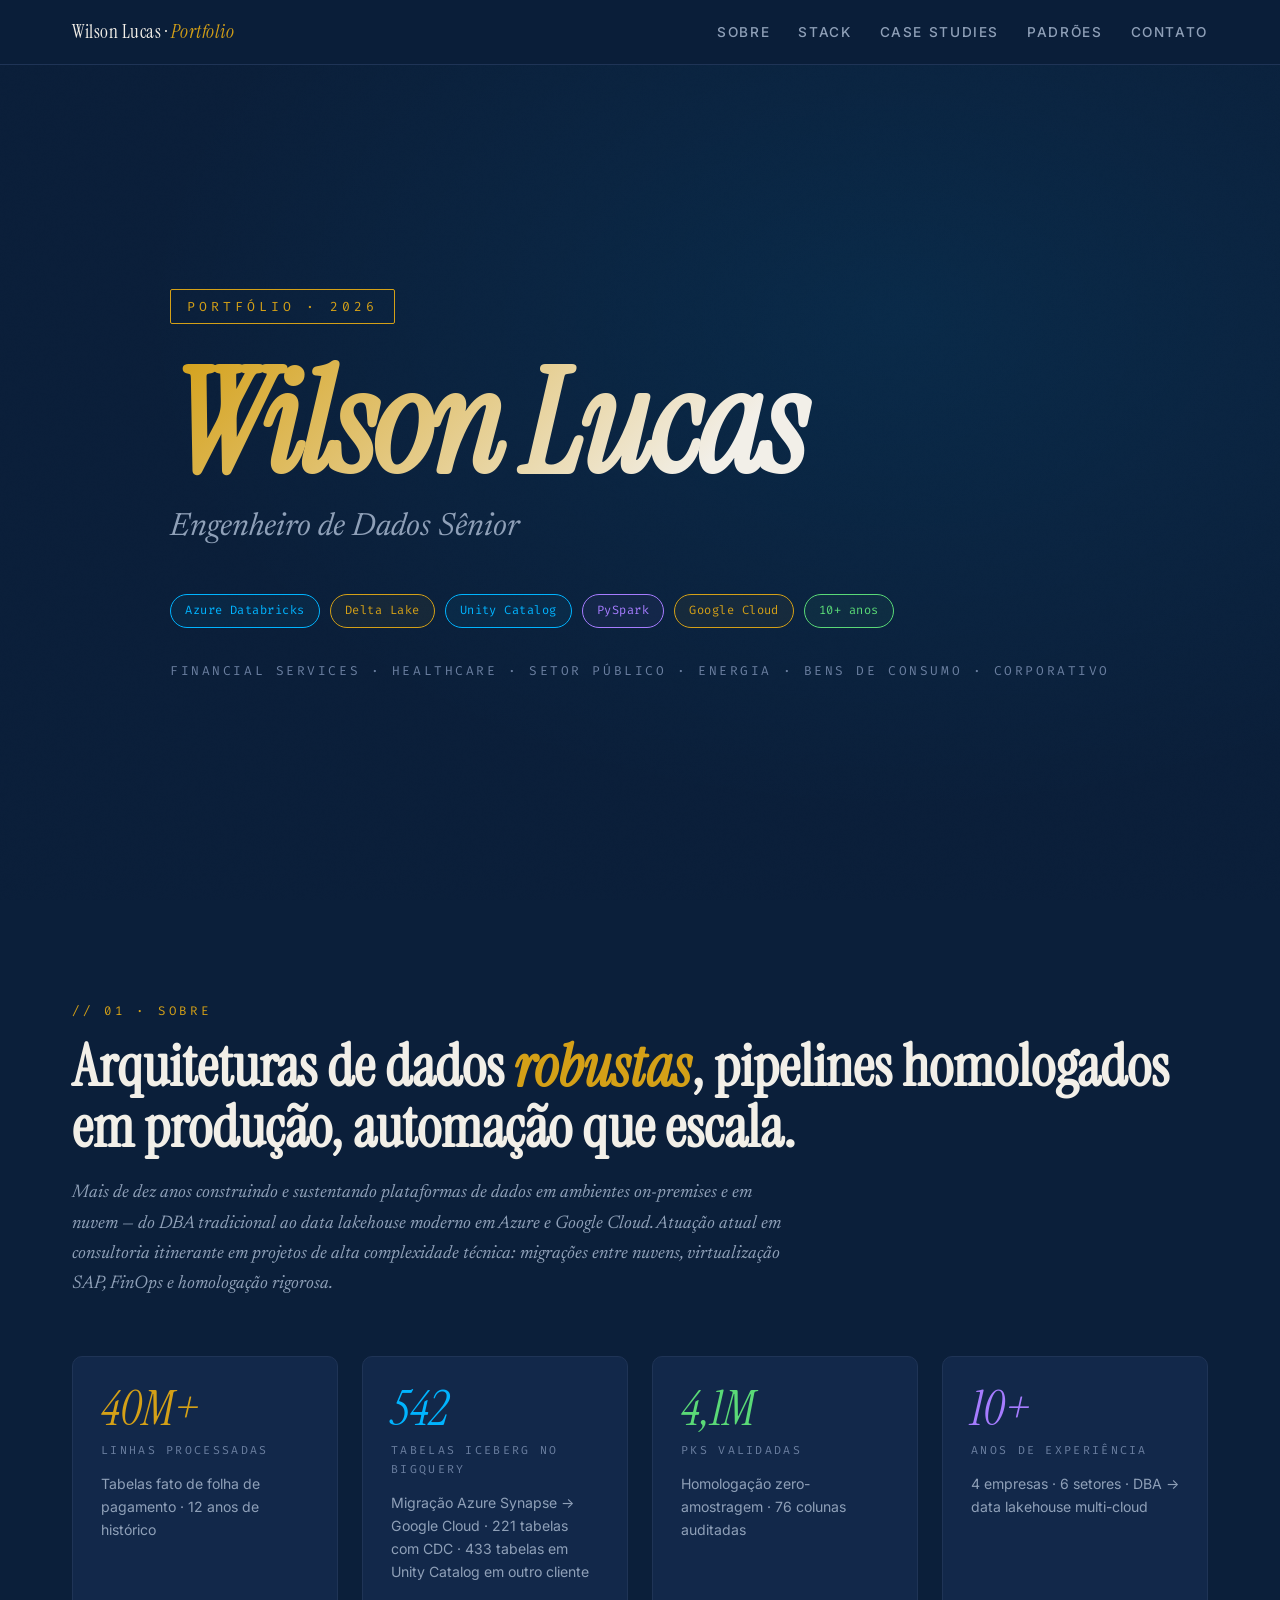
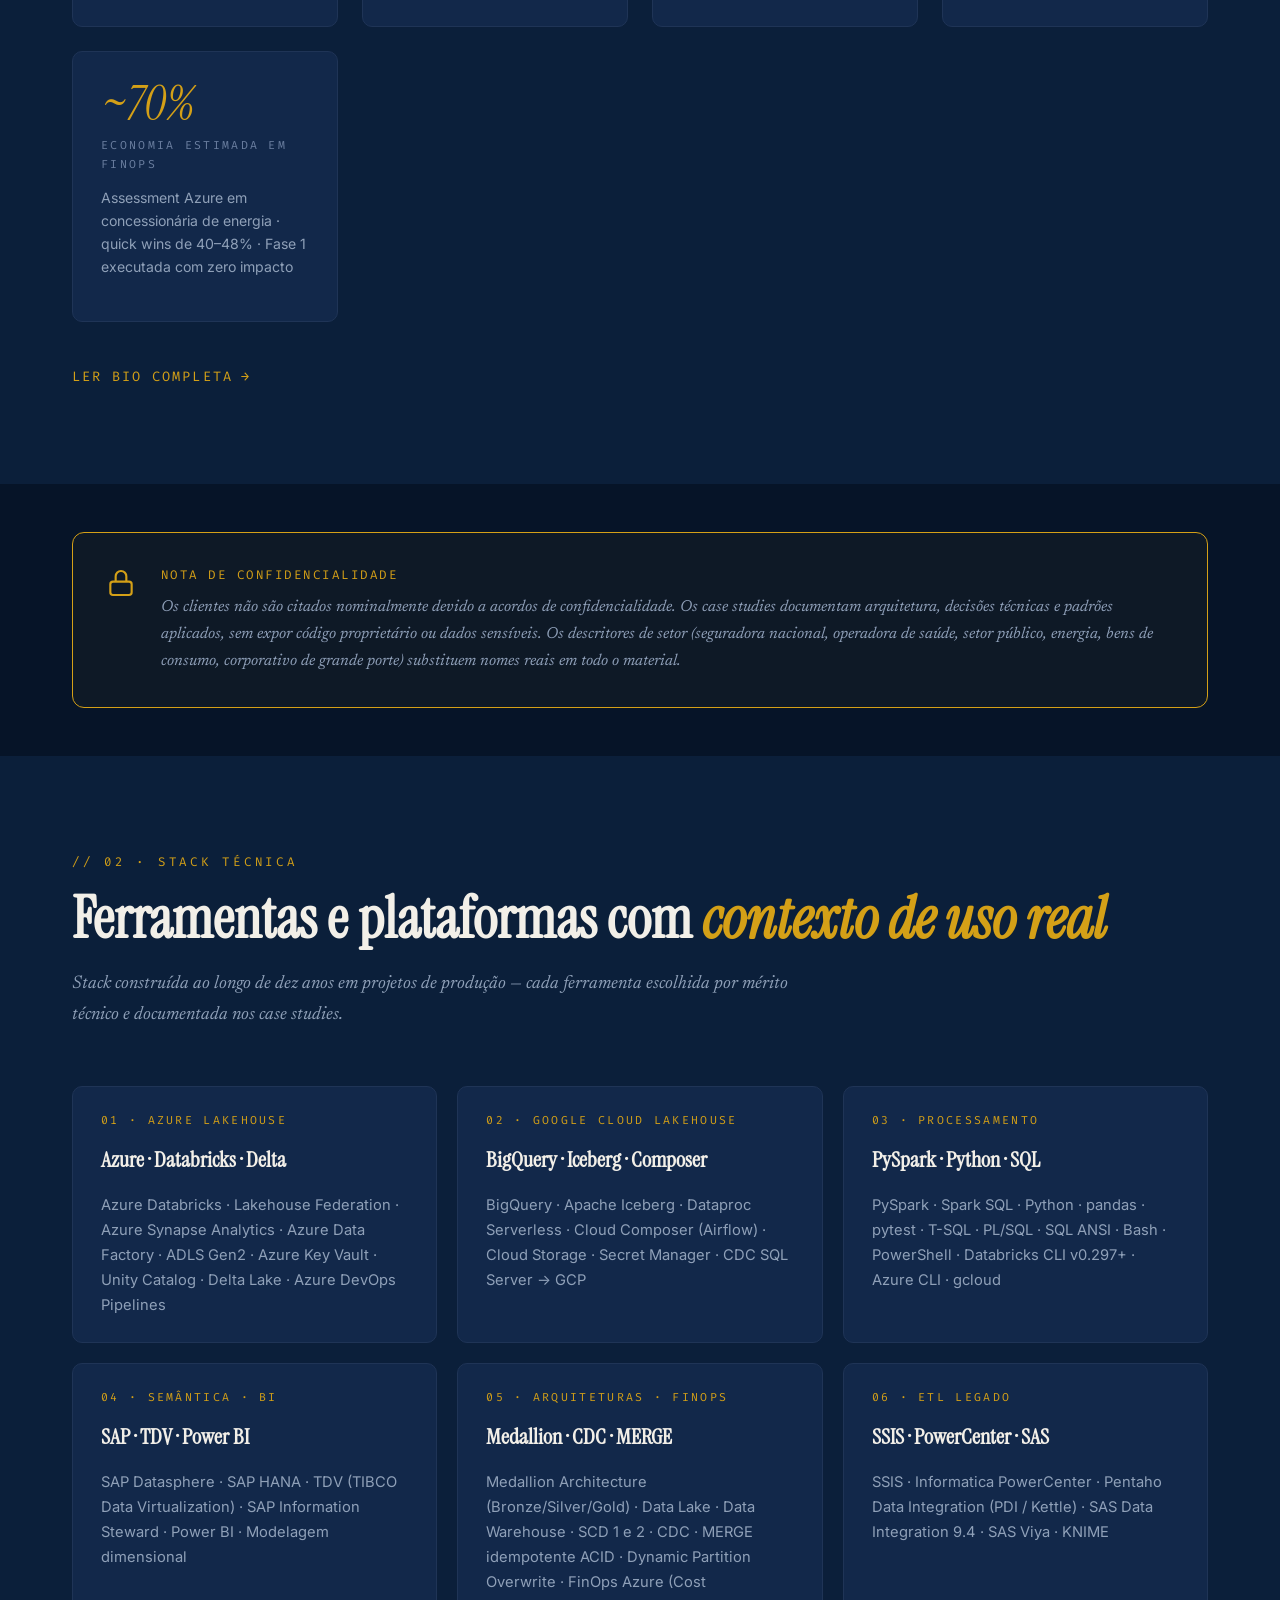
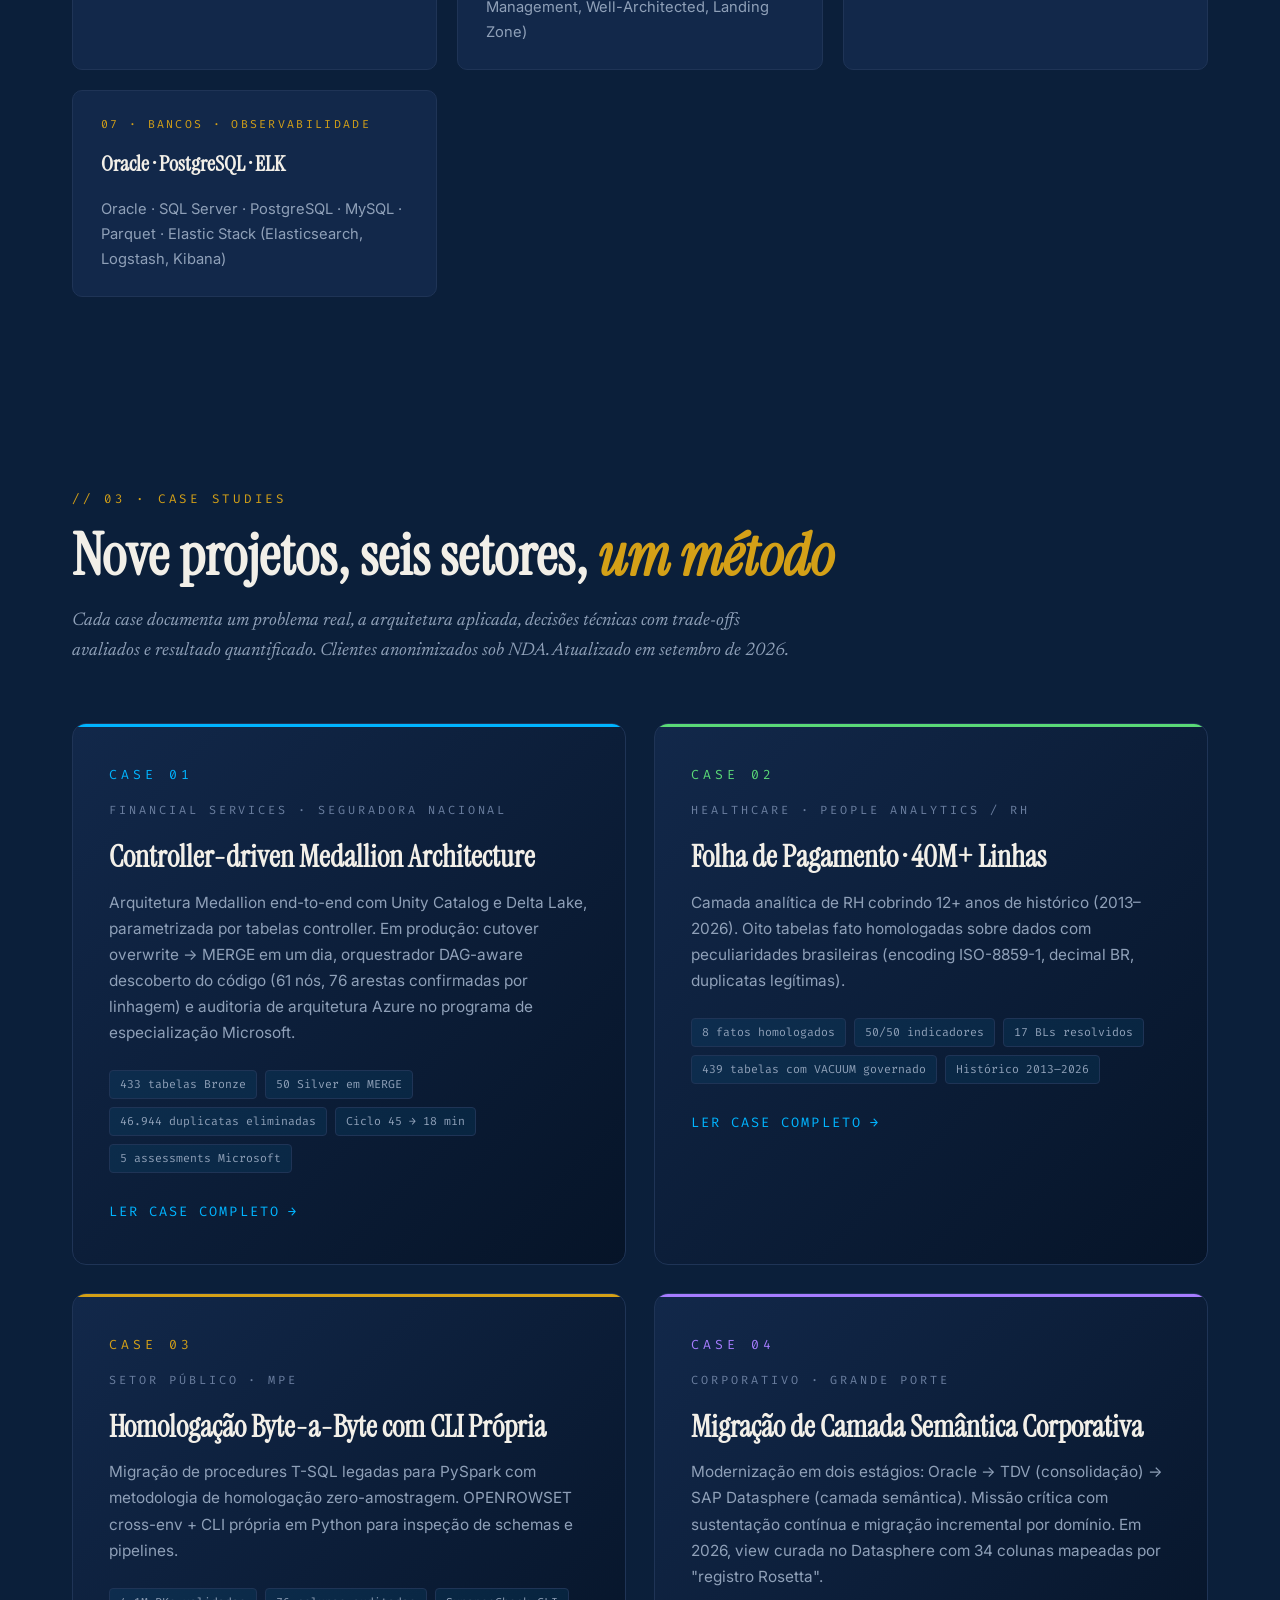
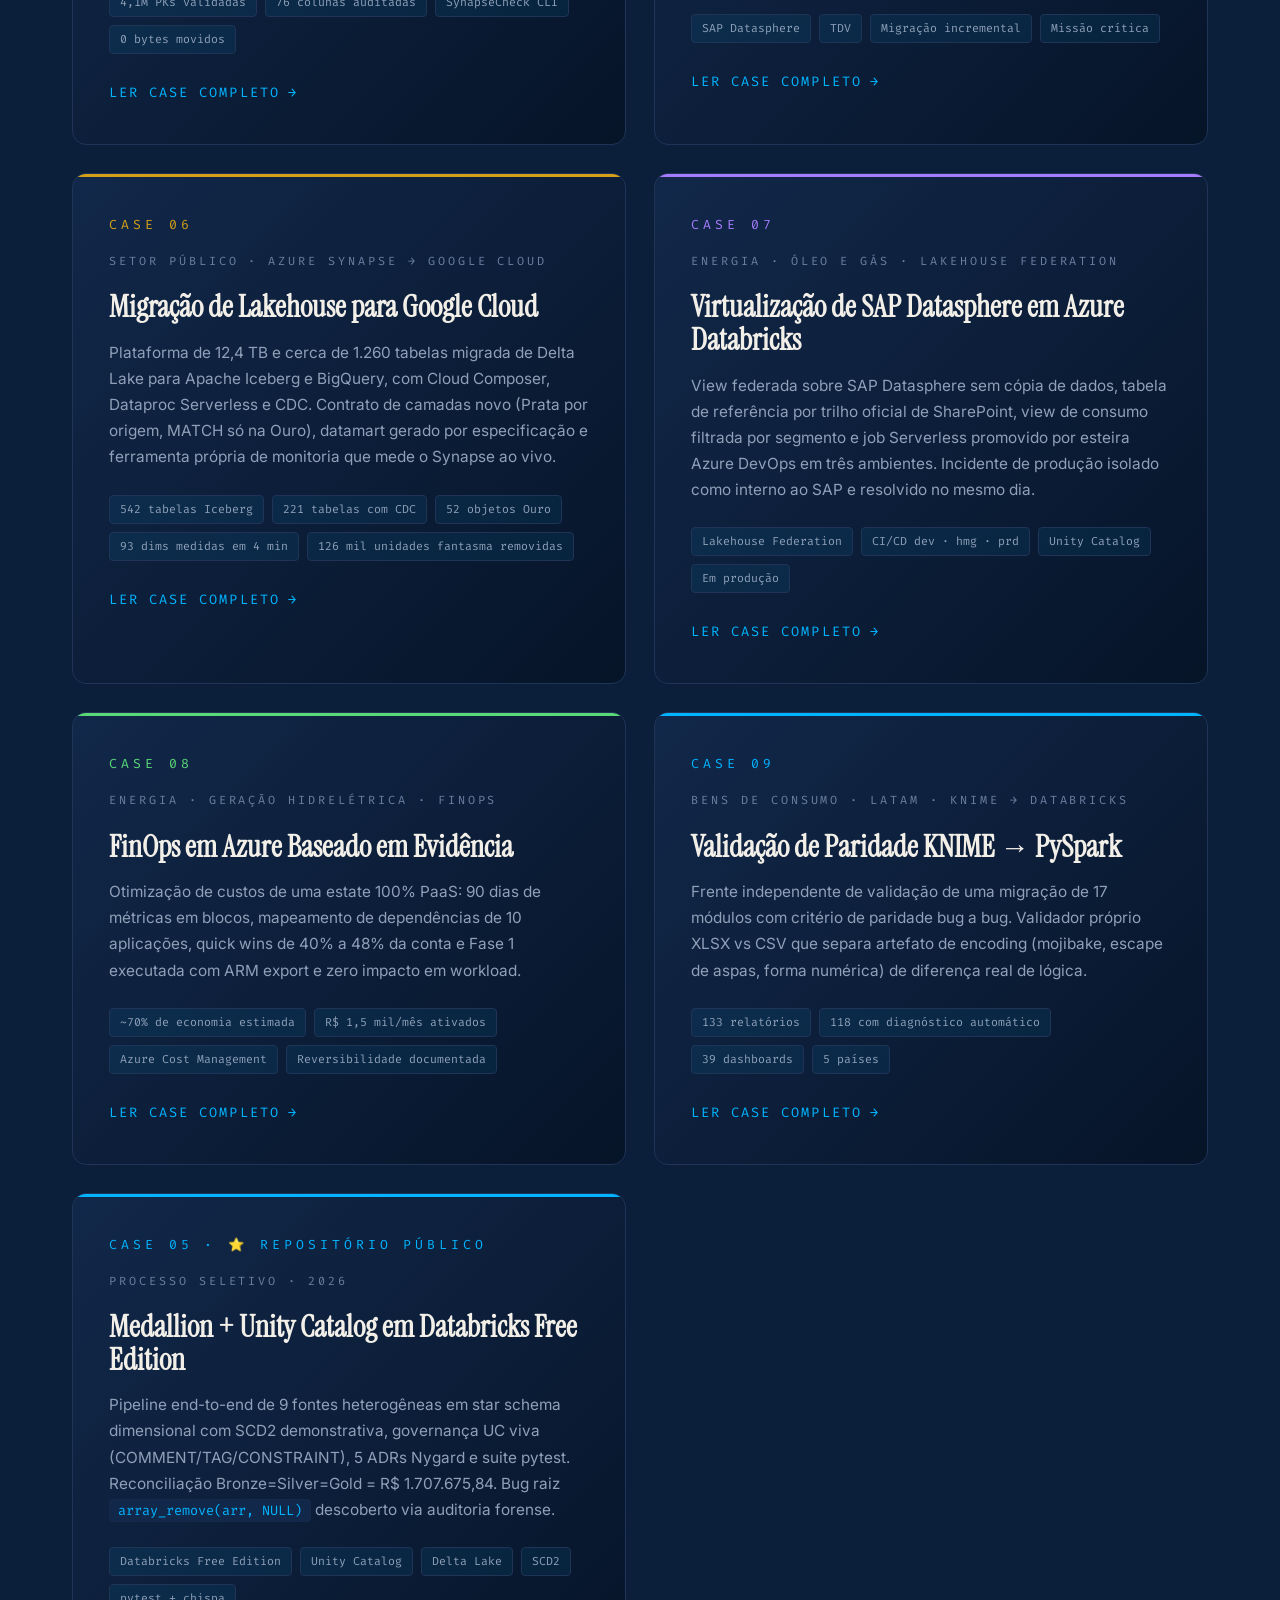
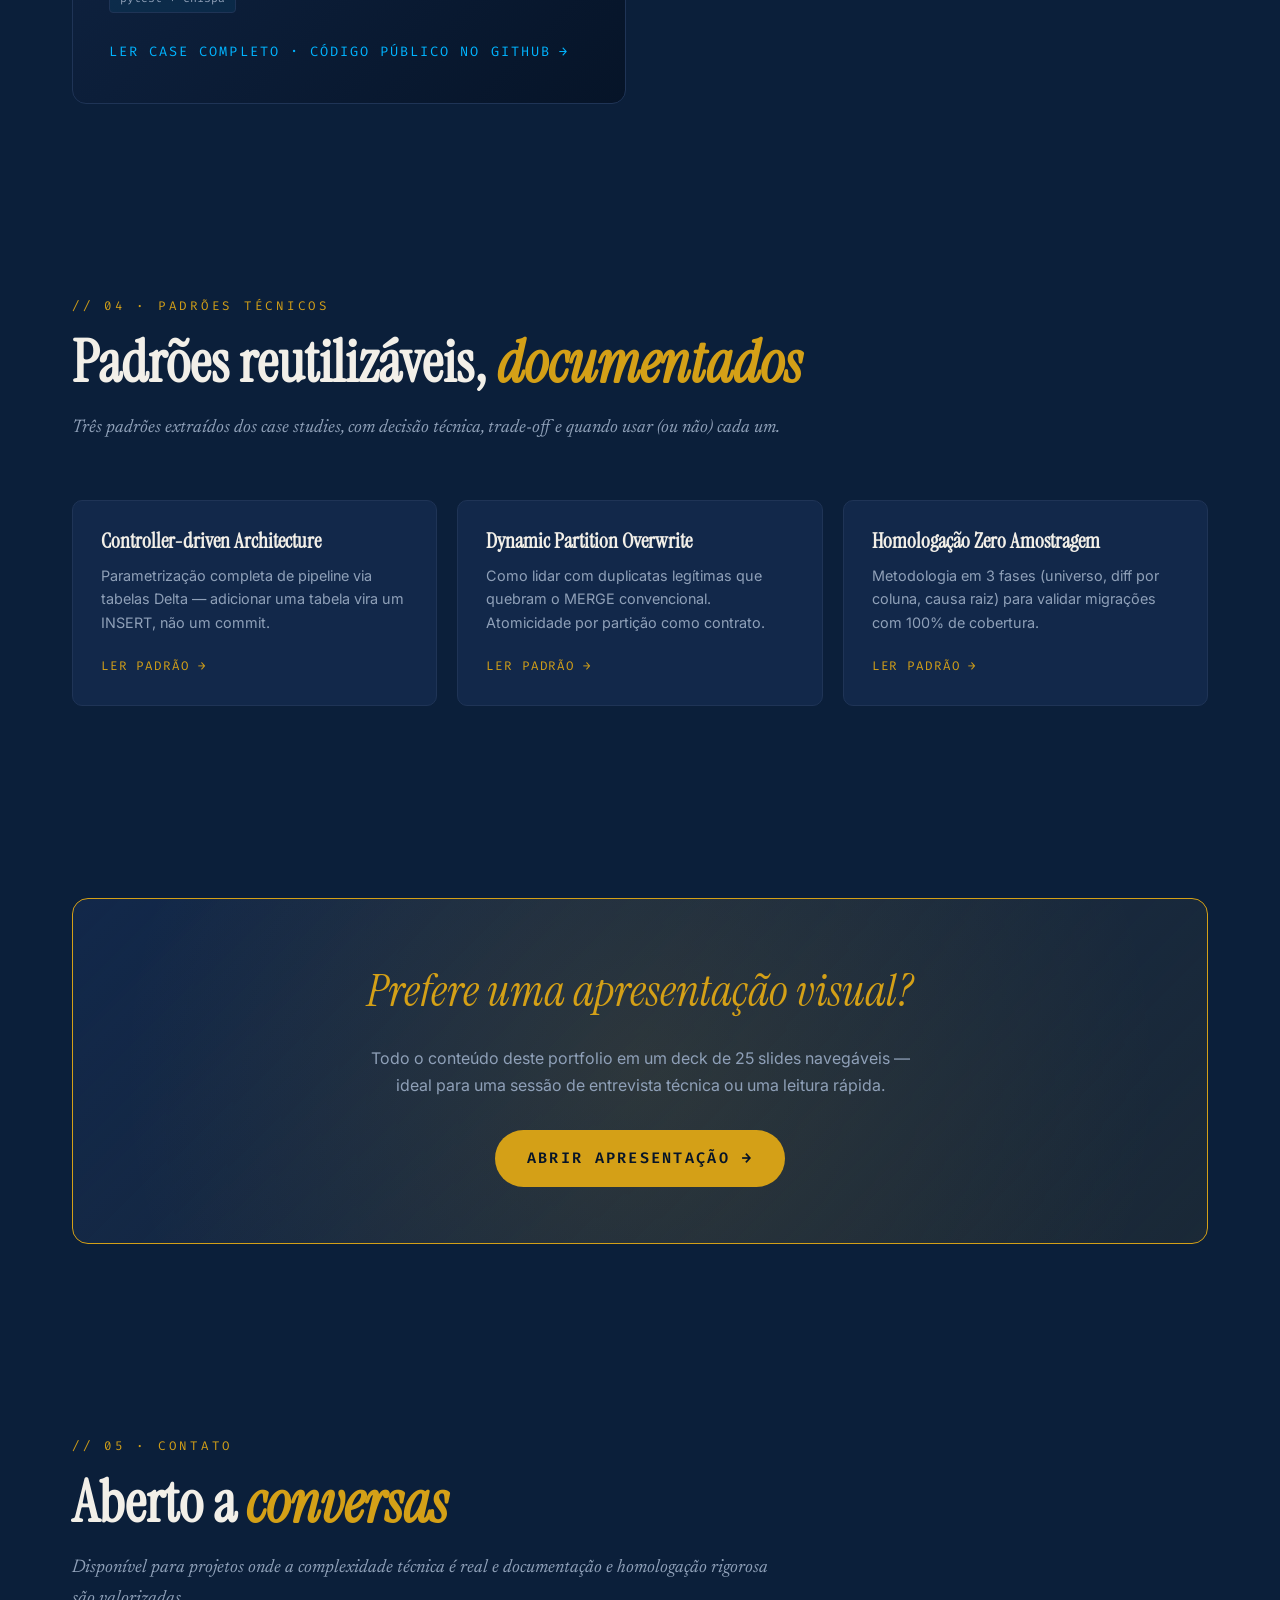
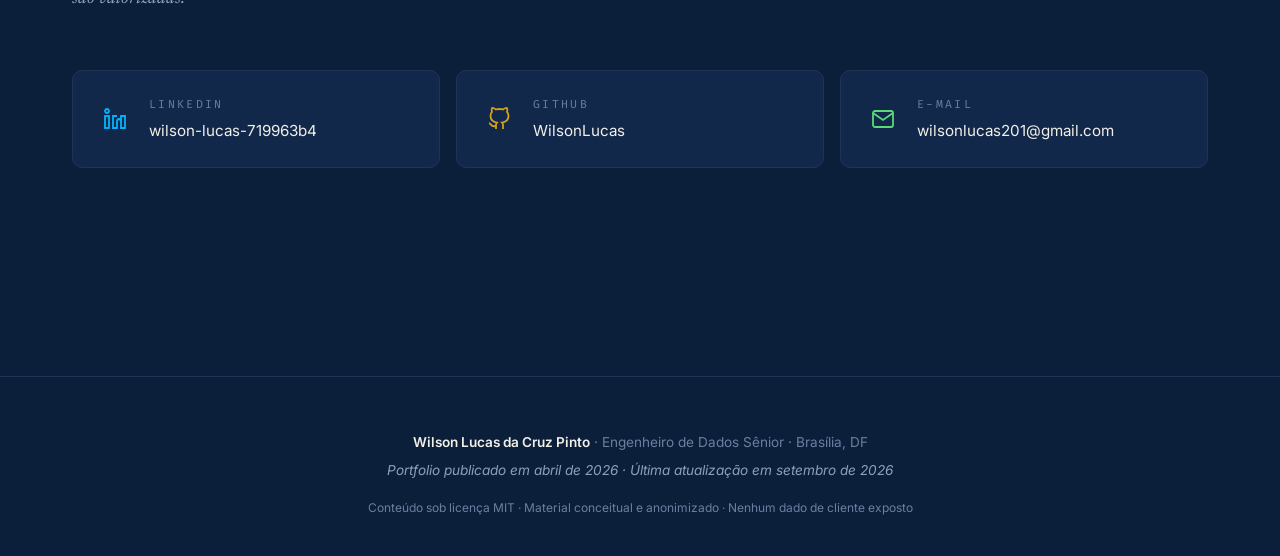
<file: index.html>
<!DOCTYPE html>
<html lang="pt-BR">
<head>
<meta charset="UTF-8">
<meta name="viewport" content="width=device-width, initial-scale=1">
<meta name="description" content="Portfolio de Engenharia de Dados de Wilson Lucas — Azure Databricks, Delta Lake, PySpark, Unity Catalog. Arquiteturas, case studies e padrões técnicos.">
<meta property="og:title" content="Wilson Lucas — Engenheiro de Dados Sênior | Portfolio">
<meta property="og:description" content="Arquiteturas de dados robustas, pipelines homologados em produção, automação que escala.">
<meta property="og:type" content="website">
<title>Wilson Lucas — Engenheiro de Dados Sênior | Portfolio</title>
<link rel="preconnect" href="https://fonts.googleapis.com">
<link rel="preconnect" href="https://fonts.gstatic.com" crossorigin>
<link href="https://fonts.googleapis.com/css2?family=Instrument+Serif:ital@0;1&family=Newsreader:ital,wght@0,400;0,500;1,400;1,500&family=Inter:wght@400;500;600;700&family=Fira+Code:wght@400;500&display=swap" rel="stylesheet">
<link rel="stylesheet" href="assets/style.css">
</head>
<body>

<!-- ============ NAVBAR ============ -->
<nav class="navbar">
    <div class="navbar-inner">
        <div class="navbar-brand">Wilson Lucas · <em>Portfolio</em></div>
        <div class="navbar-links">
            <a href="#sobre">Sobre</a>
            <a href="#stack">Stack</a>
            <a href="#cases">Case Studies</a>
            <a href="#padroes">Padrões</a>
            <a href="#contato">Contato</a>
        </div>
    </div>
</nav>

<!-- ============ HERO ============ -->
<section class="hero">
    <div class="container hero-inner">
        <div class="hero-badge">Portfólio · 2026</div>
        <h1 class="hero-title">Wilson Lucas</h1>
        <p class="hero-subtitle">Engenheiro de Dados Sênior</p>
        <div class="hero-tags">
            <span class="tag">Azure Databricks</span>
            <span class="tag gold">Delta Lake</span>
            <span class="tag">Unity Catalog</span>
            <span class="tag purple">PySpark</span>
            <span class="tag gold">Google Cloud</span>
            <span class="tag green">10+ anos</span>
        </div>
        <div class="hero-sectors">Financial Services · Healthcare · Setor Público · Energia · Bens de Consumo · Corporativo</div>
    </div>
</section>

<!-- ============ SOBRE ============ -->
<section id="sobre">
    <div class="container">
        <div class="section-label">// 01 · Sobre</div>
        <h2 class="section-title">Arquiteturas de dados <em>robustas</em>, pipelines homologados em produção, automação que escala.</h2>
        <p class="section-subtitle">Mais de dez anos construindo e sustentando plataformas de dados em ambientes on-premises e em nuvem — do DBA tradicional ao data lakehouse moderno em Azure e Google Cloud. Atuação atual em consultoria itinerante em projetos de alta complexidade técnica: migrações entre nuvens, virtualização SAP, FinOps e homologação rigorosa.</p>

        <div style="display: grid; grid-template-columns: repeat(auto-fit, minmax(260px, 1fr)); gap: 24px; margin-top: 40px;">
            <div style="padding: 28px; background: var(--navy-surface); border: 1px solid var(--border); border-radius: 10px;">
                <div style="font-family: var(--font-display); font-size: 3rem; color: var(--gold); line-height: 1; font-style: italic;">40M+</div>
                <div style="font-family: var(--font-mono); font-size: 0.72rem; letter-spacing: 0.2em; text-transform: uppercase; color: var(--text-muted); margin-top: 8px;">Linhas Processadas</div>
                <p style="margin-top: 12px; color: var(--text-dim); font-size: 0.88rem;">Tabelas fato de folha de pagamento · 12 anos de histórico</p>
            </div>
            <div style="padding: 28px; background: var(--navy-surface); border: 1px solid var(--border); border-radius: 10px;">
                <div style="font-family: var(--font-display); font-size: 3rem; color: var(--cyan); line-height: 1; font-style: italic;">542</div>
                <div style="font-family: var(--font-mono); font-size: 0.72rem; letter-spacing: 0.2em; text-transform: uppercase; color: var(--text-muted); margin-top: 8px;">Tabelas Iceberg no BigQuery</div>
                <p style="margin-top: 12px; color: var(--text-dim); font-size: 0.88rem;">Migração Azure Synapse → Google Cloud · 221 tabelas com CDC · 433 tabelas em Unity Catalog em outro cliente</p>
            </div>
            <div style="padding: 28px; background: var(--navy-surface); border: 1px solid var(--border); border-radius: 10px;">
                <div style="font-family: var(--font-display); font-size: 3rem; color: #5ad977; line-height: 1; font-style: italic;">4,1M</div>
                <div style="font-family: var(--font-mono); font-size: 0.72rem; letter-spacing: 0.2em; text-transform: uppercase; color: var(--text-muted); margin-top: 8px;">PKs Validadas</div>
                <p style="margin-top: 12px; color: var(--text-dim); font-size: 0.88rem;">Homologação zero-amostragem · 76 colunas auditadas</p>
            </div>
            <div style="padding: 28px; background: var(--navy-surface); border: 1px solid var(--border); border-radius: 10px;">
                <div style="font-family: var(--font-display); font-size: 3rem; color: #a67cff; line-height: 1; font-style: italic;">10+</div>
                <div style="font-family: var(--font-mono); font-size: 0.72rem; letter-spacing: 0.2em; text-transform: uppercase; color: var(--text-muted); margin-top: 8px;">Anos de Experiência</div>
                <p style="margin-top: 12px; color: var(--text-dim); font-size: 0.88rem;">4 empresas · 6 setores · DBA → data lakehouse multi-cloud</p>
            </div>
            <div style="padding: 28px; background: var(--navy-surface); border: 1px solid var(--border); border-radius: 10px;">
                <div style="font-family: var(--font-display); font-size: 3rem; color: var(--gold); line-height: 1; font-style: italic;">~70%</div>
                <div style="font-family: var(--font-mono); font-size: 0.72rem; letter-spacing: 0.2em; text-transform: uppercase; color: var(--text-muted); margin-top: 8px;">Economia Estimada em FinOps</div>
                <p style="margin-top: 12px; color: var(--text-dim); font-size: 0.88rem;">Assessment Azure em concessionária de energia · quick wins de 40–48% · Fase 1 executada com zero impacto</p>
            </div>
        </div>

        <div style="margin-top: 40px;">
            <a href="SOBRE.html" class="case-link" style="color: var(--gold);">Ler bio completa</a>
        </div>
    </div>
</section>

<!-- ============ NDA NOTICE ============ -->
<section style="padding: 48px 0; background: var(--navy-dark);">
    <div class="container">
        <div style="display: flex; gap: 24px; align-items: flex-start; padding: 32px; background: rgba(212, 160, 23, 0.04); border: 1px solid var(--gold); border-radius: 12px;">
            <svg width="32" height="32" viewBox="0 0 24 24" fill="none" stroke="var(--gold)" stroke-width="1.6" style="flex-shrink: 0; margin-top: 2px;">
                <rect x="4" y="11" width="16" height="10" rx="2"/>
                <path d="M8 11V7a4 4 0 0 1 8 0v4"/>
            </svg>
            <div>
                <div style="font-family: var(--font-mono); font-size: 0.78rem; letter-spacing: 0.2em; text-transform: uppercase; color: var(--gold); margin-bottom: 8px;">Nota de Confidencialidade</div>
                <p style="margin: 0; color: var(--text-dim); font-family: var(--font-editorial); font-style: italic; font-size: 1rem; line-height: 1.7;">Os clientes não são citados nominalmente devido a acordos de confidencialidade. Os case studies documentam arquitetura, decisões técnicas e padrões aplicados, sem expor código proprietário ou dados sensíveis. Os descritores de setor (seguradora nacional, operadora de saúde, setor público, energia, bens de consumo, corporativo de grande porte) substituem nomes reais em todo o material.</p>
            </div>
        </div>
    </div>
</section>

<!-- ============ STACK ============ -->
<section id="stack">
    <div class="container">
        <div class="section-label">// 02 · Stack Técnica</div>
        <h2 class="section-title">Ferramentas e plataformas com <em>contexto de uso real</em></h2>
        <p class="section-subtitle">Stack construída ao longo de dez anos em projetos de produção — cada ferramenta escolhida por mérito técnico e documentada nos case studies.</p>

        <div class="stack-grid">
            <div class="stack-cat">
                <div class="stack-cat-label">01 · Azure Lakehouse</div>
                <h3 class="stack-cat-title">Azure · Databricks · Delta</h3>
                <div class="stack-cat-items">Azure Databricks · Lakehouse Federation · Azure Synapse Analytics · Azure Data Factory · ADLS Gen2 · Azure Key Vault · Unity Catalog · Delta Lake · Azure DevOps Pipelines</div>
            </div>
            <div class="stack-cat">
                <div class="stack-cat-label">02 · Google Cloud Lakehouse</div>
                <h3 class="stack-cat-title">BigQuery · Iceberg · Composer</h3>
                <div class="stack-cat-items">BigQuery · Apache Iceberg · Dataproc Serverless · Cloud Composer (Airflow) · Cloud Storage · Secret Manager · CDC SQL Server → GCP</div>
            </div>
            <div class="stack-cat">
                <div class="stack-cat-label">03 · Processamento</div>
                <h3 class="stack-cat-title">PySpark · Python · SQL</h3>
                <div class="stack-cat-items">PySpark · Spark SQL · Python · pandas · pytest · T-SQL · PL/SQL · SQL ANSI · Bash · PowerShell · Databricks CLI v0.297+ · Azure CLI · gcloud</div>
            </div>
            <div class="stack-cat">
                <div class="stack-cat-label">04 · Semântica · BI</div>
                <h3 class="stack-cat-title">SAP · TDV · Power BI</h3>
                <div class="stack-cat-items">SAP Datasphere · SAP HANA · TDV (TIBCO Data Virtualization) · SAP Information Steward · Power BI · Modelagem dimensional</div>
            </div>
            <div class="stack-cat">
                <div class="stack-cat-label">05 · Arquiteturas · FinOps</div>
                <h3 class="stack-cat-title">Medallion · CDC · MERGE</h3>
                <div class="stack-cat-items">Medallion Architecture (Bronze/Silver/Gold) · Data Lake · Data Warehouse · SCD 1 e 2 · CDC · MERGE idempotente ACID · Dynamic Partition Overwrite · FinOps Azure (Cost Management, Well-Architected, Landing Zone)</div>
            </div>
            <div class="stack-cat">
                <div class="stack-cat-label">06 · ETL Legado</div>
                <h3 class="stack-cat-title">SSIS · PowerCenter · SAS</h3>
                <div class="stack-cat-items">SSIS · Informatica PowerCenter · Pentaho Data Integration (PDI / Kettle) · SAS Data Integration 9.4 · SAS Viya · KNIME</div>
            </div>
            <div class="stack-cat">
                <div class="stack-cat-label">07 · Bancos · Observabilidade</div>
                <h3 class="stack-cat-title">Oracle · PostgreSQL · ELK</h3>
                <div class="stack-cat-items">Oracle · SQL Server · PostgreSQL · MySQL · Parquet · Elastic Stack (Elasticsearch, Logstash, Kibana)</div>
            </div>
        </div>
    </div>
</section>

<!-- ============ CASE STUDIES ============ -->
<section id="cases">
    <div class="container">
        <div class="section-label">// 03 · Case Studies</div>
        <h2 class="section-title">Nove projetos, seis setores, <em>um método</em></h2>
        <p class="section-subtitle">Cada case documenta um problema real, a arquitetura aplicada, decisões técnicas com trade-offs avaliados e resultado quantificado. Clientes anonimizados sob NDA. Atualizado em setembro de 2026.</p>

        <div class="case-grid">
            <a href="case-studies/01-controller-driven-medallion.html" class="case-card">
                <div class="case-number">Case 01</div>
                <div class="case-sector">Financial Services · Seguradora Nacional</div>
                <h3 class="case-title">Controller-driven Medallion Architecture</h3>
                <p class="case-desc">Arquitetura Medallion end-to-end com Unity Catalog e Delta Lake, parametrizada por tabelas controller. Em produção: cutover overwrite → MERGE em um dia, orquestrador DAG-aware descoberto do código (61 nós, 76 arestas confirmadas por linhagem) e auditoria de arquitetura Azure no programa de especialização Microsoft.</p>
                <div class="case-metrics">
                    <span class="case-metric">433 tabelas Bronze</span>
                    <span class="case-metric">50 Silver em MERGE</span>
                    <span class="case-metric">46.944 duplicatas eliminadas</span>
                    <span class="case-metric">Ciclo 45 → 18 min</span>
                    <span class="case-metric">5 assessments Microsoft</span>
                </div>
                <span class="case-link">Ler case completo</span>
            </a>

            <a href="case-studies/02-folha-pagamento-40M-linhas.html" class="case-card green">
                <div class="case-number">Case 02</div>
                <div class="case-sector">Healthcare · People Analytics / RH</div>
                <h3 class="case-title">Folha de Pagamento · 40M+ Linhas</h3>
                <p class="case-desc">Camada analítica de RH cobrindo 12+ anos de histórico (2013–2026). Oito tabelas fato homologadas sobre dados com peculiaridades brasileiras (encoding ISO-8859-1, decimal BR, duplicatas legítimas).</p>
                <div class="case-metrics">
                    <span class="case-metric">8 fatos homologados</span>
                    <span class="case-metric">50/50 indicadores</span>
                    <span class="case-metric">17 BLs resolvidos</span>
                    <span class="case-metric">439 tabelas com VACUUM governado</span>
                    <span class="case-metric">Histórico 2013–2026</span>
                </div>
                <span class="case-link">Ler case completo</span>
            </a>

            <a href="case-studies/03-homologacao-byte-a-byte.html" class="case-card gold">
                <div class="case-number">Case 03</div>
                <div class="case-sector">Setor Público · MPE</div>
                <h3 class="case-title">Homologação Byte-a-Byte com CLI Própria</h3>
                <p class="case-desc">Migração de procedures T-SQL legadas para PySpark com metodologia de homologação zero-amostragem. OPENROWSET cross-env + CLI própria em Python para inspeção de schemas e pipelines.</p>
                <div class="case-metrics">
                    <span class="case-metric">4,1M PKs validadas</span>
                    <span class="case-metric">76 colunas auditadas</span>
                    <span class="case-metric">SynapseCheck CLI</span>
                    <span class="case-metric">0 bytes movidos</span>
                </div>
                <span class="case-link">Ler case completo</span>
            </a>

            <a href="case-studies/04-migracao-camada-semantica.html" class="case-card purple">
                <div class="case-number">Case 04</div>
                <div class="case-sector">Corporativo · Grande Porte</div>
                <h3 class="case-title">Migração de Camada Semântica Corporativa</h3>
                <p class="case-desc">Modernização em dois estágios: Oracle → TDV (consolidação) → SAP Datasphere (camada semântica). Missão crítica com sustentação contínua e migração incremental por domínio. Em 2026, view curada no Datasphere com 34 colunas mapeadas por "registro Rosetta".</p>
                <div class="case-metrics">
                    <span class="case-metric">SAP Datasphere</span>
                    <span class="case-metric">TDV</span>
                    <span class="case-metric">Migração incremental</span>
                    <span class="case-metric">Missão crítica</span>
                </div>
                <span class="case-link">Ler case completo</span>
            </a>

            <a href="case-studies/06-migracao-synapse-gcp-lakehouse.html" class="case-card gold">
                <div class="case-number">Case 06</div>
                <div class="case-sector">Setor Público · Azure Synapse → Google Cloud</div>
                <h3 class="case-title">Migração de Lakehouse para Google Cloud</h3>
                <p class="case-desc">Plataforma de 12,4 TB e cerca de 1.260 tabelas migrada de Delta Lake para Apache Iceberg e BigQuery, com Cloud Composer, Dataproc Serverless e CDC. Contrato de camadas novo (Prata por origem, MATCH só na Ouro), datamart gerado por especificação e ferramenta própria de monitoria que mede o Synapse ao vivo.</p>
                <div class="case-metrics">
                    <span class="case-metric">542 tabelas Iceberg</span>
                    <span class="case-metric">221 tabelas com CDC</span>
                    <span class="case-metric">52 objetos Ouro</span>
                    <span class="case-metric">93 dims medidas em 4 min</span>
                    <span class="case-metric">126 mil unidades fantasma removidas</span>
                </div>
                <span class="case-link">Ler case completo</span>
            </a>

            <a href="case-studies/07-virtualizacao-sap-datasphere-databricks.html" class="case-card purple">
                <div class="case-number">Case 07</div>
                <div class="case-sector">Energia · Óleo e Gás · Lakehouse Federation</div>
                <h3 class="case-title">Virtualização de SAP Datasphere em Azure Databricks</h3>
                <p class="case-desc">View federada sobre SAP Datasphere sem cópia de dados, tabela de referência por trilho oficial de SharePoint, view de consumo filtrada por segmento e job Serverless promovido por esteira Azure DevOps em três ambientes. Incidente de produção isolado como interno ao SAP e resolvido no mesmo dia.</p>
                <div class="case-metrics">
                    <span class="case-metric">Lakehouse Federation</span>
                    <span class="case-metric">CI/CD dev · hmg · prd</span>
                    <span class="case-metric">Unity Catalog</span>
                    <span class="case-metric">Em produção</span>
                </div>
                <span class="case-link">Ler case completo</span>
            </a>

            <a href="case-studies/08-finops-azure-otimizacao-custos.html" class="case-card green">
                <div class="case-number">Case 08</div>
                <div class="case-sector">Energia · Geração Hidrelétrica · FinOps</div>
                <h3 class="case-title">FinOps em Azure Baseado em Evidência</h3>
                <p class="case-desc">Otimização de custos de uma estate 100% PaaS: 90 dias de métricas em blocos, mapeamento de dependências de 10 aplicações, quick wins de 40% a 48% da conta e Fase 1 executada com ARM export e zero impacto em workload.</p>
                <div class="case-metrics">
                    <span class="case-metric">~70% de economia estimada</span>
                    <span class="case-metric">R$ 1,5 mil/mês ativados</span>
                    <span class="case-metric">Azure Cost Management</span>
                    <span class="case-metric">Reversibilidade documentada</span>
                </div>
                <span class="case-link">Ler case completo</span>
            </a>

            <a href="case-studies/09-validacao-paridade-knime-pyspark.html" class="case-card">
                <div class="case-number">Case 09</div>
                <div class="case-sector">Bens de Consumo · LATAM · KNIME → Databricks</div>
                <h3 class="case-title">Validação de Paridade KNIME → PySpark</h3>
                <p class="case-desc">Frente independente de validação de uma migração de 17 módulos com critério de paridade bug a bug. Validador próprio XLSX vs CSV que separa artefato de encoding (mojibake, escape de aspas, forma numérica) de diferença real de lógica.</p>
                <div class="case-metrics">
                    <span class="case-metric">133 relatórios</span>
                    <span class="case-metric">118 com diagnóstico automático</span>
                    <span class="case-metric">39 dashboards</span>
                    <span class="case-metric">5 países</span>
                </div>
                <span class="case-link">Ler case completo</span>
            </a>

            <a href="case-studies/05-medallion-databricks-free-edition.html" class="case-card">
                <div class="case-number">Case 05 · ⭐ Repositório público</div>
                <div class="case-sector">Processo seletivo · 2026</div>
                <h3 class="case-title">Medallion + Unity Catalog em Databricks Free Edition</h3>
                <p class="case-desc">Pipeline end-to-end de 9 fontes heterogêneas em star schema dimensional com SCD2 demonstrativa, governança UC viva (COMMENT/TAG/CONSTRAINT), 5 ADRs Nygard e suite pytest. Reconciliação Bronze=Silver=Gold = R$ 1.707.675,84. Bug raiz <code>array_remove(arr, NULL)</code> descoberto via auditoria forense.</p>
                <div class="case-metrics">
                    <span class="case-metric">Databricks Free Edition</span>
                    <span class="case-metric">Unity Catalog</span>
                    <span class="case-metric">Delta Lake</span>
                    <span class="case-metric">SCD2</span>
                    <span class="case-metric">pytest + chispa</span>
                </div>
                <span class="case-link">Ler case completo · código público no GitHub</span>
            </a>
        </div>
    </div>
</section>

<!-- ============ PADRÕES TÉCNICOS ============ -->
<section id="padroes">
    <div class="container">
        <div class="section-label">// 04 · Padrões Técnicos</div>
        <h2 class="section-title">Padrões reutilizáveis, <em>documentados</em></h2>
        <p class="section-subtitle">Três padrões extraídos dos case studies, com decisão técnica, trade-off e quando usar (ou não) cada um.</p>

        <div class="tech-grid">
            <a href="technical-notes/controller-driven-architecture.html" class="tech-card">
                <h3>Controller-driven Architecture</h3>
                <p>Parametrização completa de pipeline via tabelas Delta — adicionar uma tabela vira um INSERT, não um commit.</p>
                <span class="case-link">Ler padrão</span>
            </a>
            <a href="technical-notes/dynamic-partition-overwrite.html" class="tech-card">
                <h3>Dynamic Partition Overwrite</h3>
                <p>Como lidar com duplicatas legítimas que quebram o MERGE convencional. Atomicidade por partição como contrato.</p>
                <span class="case-link">Ler padrão</span>
            </a>
            <a href="technical-notes/homologacao-metodologia.html" class="tech-card">
                <h3>Homologação Zero Amostragem</h3>
                <p>Metodologia em 3 fases (universo, diff por coluna, causa raiz) para validar migrações com 100% de cobertura.</p>
                <span class="case-link">Ler padrão</span>
            </a>
        </div>
    </div>
</section>

<!-- ============ CTA SLIDES ============ -->
<section>
    <div class="container">
        <div class="cta-slides">
            <div class="cta-slides-title">Prefere uma apresentação visual?</div>
            <p class="cta-slides-desc">Todo o conteúdo deste portfolio em um deck de 25 slides navegáveis — ideal para uma sessão de entrevista técnica ou uma leitura rápida.</p>
            <a href="PRESENTATION/portfolio-slides.html" class="cta-button">Abrir apresentação</a>
        </div>
    </div>
</section>

<!-- ============ CONTATO ============ -->
<section id="contato">
    <div class="container">
        <div class="section-label">// 05 · Contato</div>
        <h2 class="section-title">Aberto a <em>conversas</em></h2>
        <p class="section-subtitle">Disponível para projetos onde a complexidade técnica é real e documentação e homologação rigorosa são valorizadas.</p>

        <div class="contact-grid">
            <a href="https://linkedin.com/in/wilson-lucas-719963b4" target="_blank" rel="noopener" class="contact-card">
                <div class="contact-icon">
                    <svg viewBox="0 0 24 24"><rect x="2" y="9" width="4" height="12"/><circle cx="4" cy="4" r="2"/><path d="M22 9h-4v12h4V9z M14 9h-4v12h4v-6c0-2 1-3 2-3s2 1 2 3"/></svg>
                </div>
                <div>
                    <div class="contact-label">LinkedIn</div>
                    <div class="contact-value">wilson-lucas-719963b4</div>
                </div>
            </a>
            <a href="https://github.com/WilsonLucas" target="_blank" rel="noopener" class="contact-card gold">
                <div class="contact-icon">
                    <svg viewBox="0 0 24 24"><path d="M9 19c-5 1.5-5-2.5-7-3m14 6v-3.87a3.37 3.37 0 0 0-.94-2.61c3.14-.35 6.44-1.54 6.44-7A5.44 5.44 0 0 0 20 4.77 5.07 5.07 0 0 0 19.91 1S18.73.65 16 2.48a13.38 13.38 0 0 0-7 0C6.27.65 5.09 1 5.09 1A5.07 5.07 0 0 0 5 4.77a5.44 5.44 0 0 0-1.5 3.78c0 5.42 3.3 6.61 6.44 7A3.37 3.37 0 0 0 9 18.13V22"/></svg>
                </div>
                <div>
                    <div class="contact-label">GitHub</div>
                    <div class="contact-value">WilsonLucas</div>
                </div>
            </a>
            <a href="mailto:wilsonlucas201@gmail.com" class="contact-card green">
                <div class="contact-icon">
                    <svg viewBox="0 0 24 24"><path d="M4 4h16c1.1 0 2 .9 2 2v12c0 1.1-.9 2-2 2H4c-1.1 0-2-.9-2-2V6c0-1.1.9-2 2-2z"/><polyline points="22,6 12,13 2,6"/></svg>
                </div>
                <div>
                    <div class="contact-label">E-mail</div>
                    <div class="contact-value">wilsonlucas201@gmail.com</div>
                </div>
            </a>
        </div>
    </div>
</section>

<!-- ============ FOOTER ============ -->
<footer>
    <div class="container">
        <p><strong>Wilson Lucas da Cruz Pinto</strong> · Engenheiro de Dados Sênior · Brasília, DF</p>
        <p><em>Portfolio publicado em abril de 2026 · Última atualização em setembro de 2026</em></p>
        <p style="margin-top: 16px; font-size: 0.75rem;">Conteúdo sob licença MIT · Material conceitual e anonimizado · Nenhum dado de cliente exposto</p>
    </div>
</footer>

</body>
</html>
</file>
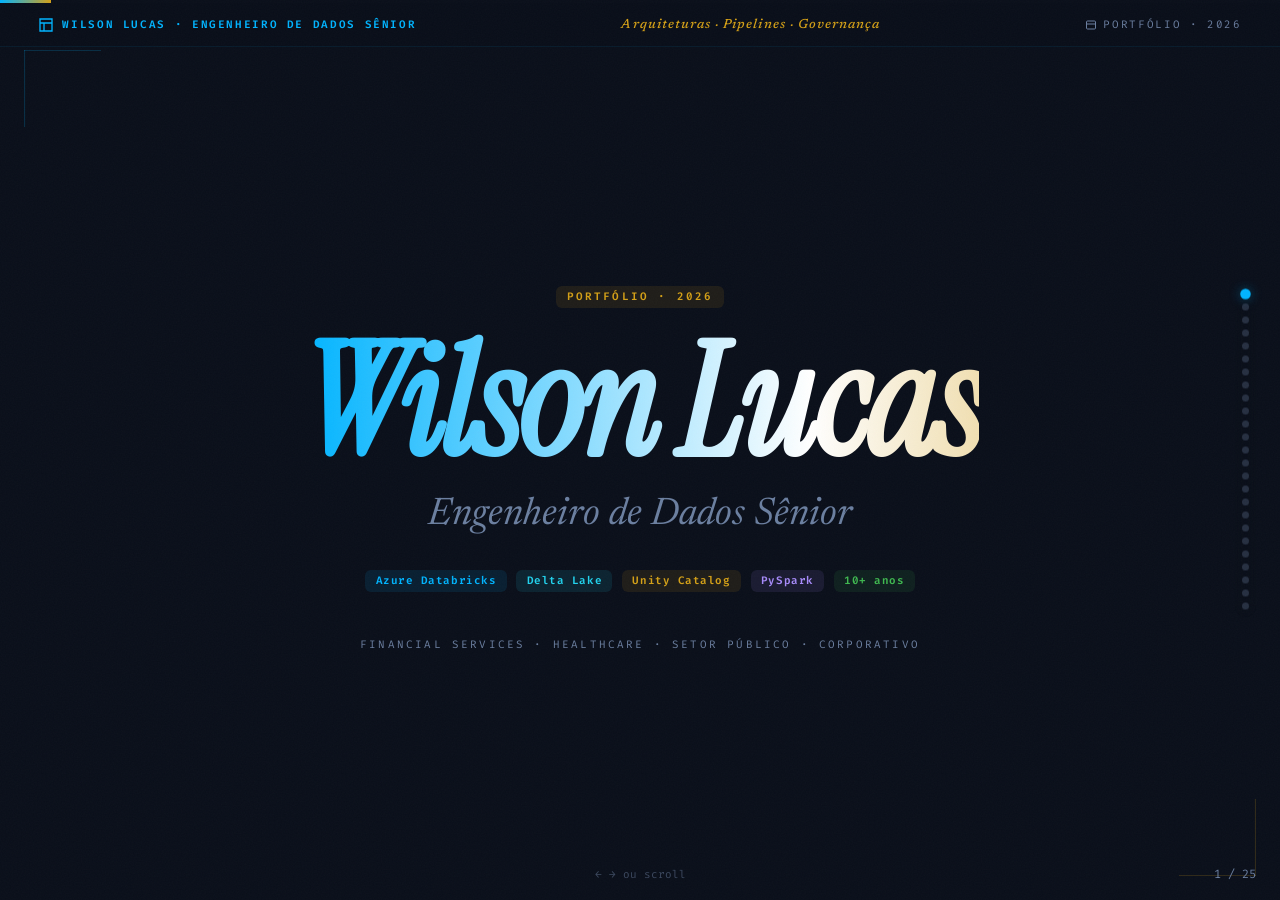
<file: PRESENTATION/portfolio-slides.html>
<!DOCTYPE html>
<html lang="pt-BR">
<head>
<meta charset="UTF-8">
<meta name="viewport" content="width=device-width, initial-scale=1.0">
<title>Wilson Lucas &middot; Portfólio 2026 &middot; 25 slides</title>
<link rel="preconnect" href="https://fonts.googleapis.com">
<link rel="preconnect" href="https://fonts.gstatic.com" crossorigin>
<link href="https://fonts.googleapis.com/css2?family=Instrument+Serif:ital@0;1&family=Inter:wght@400;500;600;700;800&family=Fira+Code:wght@400;500;600;700&family=Newsreader:ital,opsz,wght@0,6..72,400;0,6..72,500;1,6..72,400;1,6..72,500&display=swap" rel="stylesheet">
<style>
:root {
  --bg: #0a0f1a;
  --surface: #111827;
  --surface2: #1a2236;
  --surface-elevated: #1e293b;
  --border: rgba(0, 180, 255, 0.08);
  --border-bright: rgba(0, 180, 255, 0.20);
  --text: #e8edf5;
  --text-dim: #6b7fa0;
  --accent: #00b4ff;
  --accent-dim: rgba(0, 180, 255, 0.10);
  --navy: #0B1F3A;
  --gold: #d4a017;
  --gold-dim: rgba(212, 160, 23, 0.10);
  --orange: #ef9000;
  --orange-dim: rgba(239, 144, 0, 0.10);
  --green: #3fb950;
  --green-dim: rgba(63, 185, 80, 0.10);
  --red: #f85149;
  --red-dim: rgba(248, 81, 73, 0.10);
  --blue: #60a5fa;
  --blue-dim: rgba(96, 165, 250, 0.10);
  --purple: #a78bfa;
  --purple-dim: rgba(167, 139, 250, 0.10);
  --cyan: #22d3ee;
  --cyan-dim: rgba(34, 211, 238, 0.10);
  --code-bg: #060b14;
  --code-text: #c8d8e8;
  --font-display: 'Instrument Serif', serif;
  --font-body: 'Inter', sans-serif;
  --font-editorial: 'Newsreader', serif;
  --font-mono: 'Fira Code', monospace;
}

* { box-sizing: border-box; margin: 0; padding: 0; }

html, body { height: 100%; overflow: hidden; }

body {
  background: var(--bg);
  color: var(--text);
  font-family: var(--font-body);
  -webkit-font-smoothing: antialiased;
  overflow: hidden;
  position: relative;
}

body::after {
  content: '';
  position: fixed; inset: 0; z-index: 9999; pointer-events: none; opacity: 0.03;
  background: url("data:image/svg+xml,%3Csvg xmlns='http://www.w3.org/2000/svg' width='300' height='300'%3E%3Cfilter id='n'%3E%3CfeTurbulence type='fractalNoise' baseFrequency='0.75' numOctaves='4' stitchTiles='stitch'/%3E%3C/filter%3E%3Crect width='300' height='300' filter='url(%23n)' opacity='1'/%3E%3C/svg%3E");
}

/* ===== IDENTITY BAR (Wilson Lucas) ===== */
.wl-bar {
  position: fixed; top: 3px; left: 0; right: 0; height: 44px; z-index: 99;
  display: flex; align-items: center; justify-content: space-between;
  padding: 0 clamp(20px, 3vw, 48px);
  background: rgba(10,15,26,0.85); border-bottom: 1px solid var(--border);
  font-family: var(--font-mono); font-size: 0.68rem; letter-spacing: 0.15em; text-transform: uppercase;
}
.wl-bar__left { color: var(--accent); font-weight: 600; display: flex; align-items: center; gap: 8px; }
.wl-bar__center {
  color: var(--gold); font-weight: 500; font-style: italic; letter-spacing: 0.08em;
  text-transform: none; font-family: var(--font-editorial); font-size: 0.82rem;
}
.wl-bar__right { color: var(--text-dim); display: flex; align-items: center; gap: 6px; }

/* ===== NAV CHROME ===== */
.deck-progress {
  position: fixed; top: 0; left: 0; height: 3px;
  background: linear-gradient(90deg, var(--accent), var(--gold));
  z-index: 100; transition: width 0.3s ease; pointer-events: none;
}
.deck-dots {
  position: fixed; right: clamp(12px,2vw,24px); top: 50%;
  transform: translateY(-50%); display: flex; flex-direction: column; gap: 6px;
  z-index: 100; padding: 7px; background: rgba(10,15,26,0.6);
  border-radius: 20px; backdrop-filter: blur(8px);
}
.deck-dot {
  width: 7px; height: 7px; border-radius: 50%; background: var(--text-dim);
  opacity: 0.3; border: none; padding: 0; cursor: pointer; transition: all 0.2s;
}
.deck-dot:hover { opacity: 0.6; }
.deck-dot.active { opacity: 1; transform: scale(1.5); background: var(--accent); box-shadow: 0 0 8px rgba(0,180,255,0.4); }
.deck-counter {
  position: fixed; bottom: clamp(12px,2vh,24px); right: clamp(12px,2vw,24px);
  font-family: var(--font-mono); font-size: 12px; color: var(--text-dim); z-index: 100;
}
.deck-hints {
  position: fixed; bottom: clamp(12px,2vh,24px); left: 50%;
  transform: translateX(-50%); font-family: var(--font-mono); font-size: 11px;
  color: var(--text-dim); opacity: 0.5; z-index: 100; transition: opacity 0.5s;
}
.deck-hints.faded { opacity: 0; pointer-events: none; }

/* ===== DECK ===== */
.deck {
  height: 100dvh; overflow-y: auto; scroll-snap-type: y mandatory;
  scroll-behavior: smooth; position: relative; z-index: 1;
}

.slide {
  height: 100dvh; scroll-snap-align: start; overflow: hidden; position: relative;
  display: flex; flex-direction: column; justify-content: center;
  padding: clamp(60px, 8vh, 90px) clamp(36px, 6vw, 96px) clamp(32px, 4vh, 48px);
  isolation: isolate; opacity: 0; transform: translateY(40px) scale(0.98);
  transition: opacity 0.6s cubic-bezier(0.16,1,0.3,1), transform 0.6s cubic-bezier(0.16,1,0.3,1);
}
.slide.visible { opacity: 1; transform: none; }

.slide .reveal {
  opacity: 0; transform: translateY(24px);
  transition: opacity 0.5s cubic-bezier(0.16,1,0.3,1), transform 0.5s cubic-bezier(0.16,1,0.3,1);
}
.slide.visible .reveal { opacity: 1; transform: none; }
.slide.visible .reveal:nth-child(1) { transition-delay: 0.1s; }
.slide.visible .reveal:nth-child(2) { transition-delay: 0.2s; }
.slide.visible .reveal:nth-child(3) { transition-delay: 0.3s; }
.slide.visible .reveal:nth-child(4) { transition-delay: 0.4s; }
.slide.visible .reveal:nth-child(5) { transition-delay: 0.5s; }
.slide.visible .reveal:nth-child(6) { transition-delay: 0.6s; }
.slide.visible .reveal:nth-child(7) { transition-delay: 0.7s; }
.slide.visible .reveal:nth-child(8) { transition-delay: 0.8s; }
.slide.visible .reveal:nth-child(9) { transition-delay: 0.9s; }
.slide.visible .reveal:nth-child(10) { transition-delay: 1.0s; }

/* ===== SLIDE TYPES ===== */
.slide--title { justify-content: center; align-items: center; text-align: center; }
.slide--divider { justify-content: center; align-items: center; text-align: center; }
.slide--quote { justify-content: center; align-items: center; text-align: center; }

.slide__decor { position: absolute; pointer-events: none; z-index: 0; }

.slide__subtitle {
  font-family: var(--font-mono); font-size: clamp(11px,1.4vw,14px);
  color: var(--text-dim); text-transform: uppercase; letter-spacing: 0.2em;
}

.slide__display {
  font-family: var(--font-display); font-style: italic;
  line-height: 1.05; letter-spacing: -0.02em;
  font-size: clamp(56px, 10vw, 120px);
}

.slide__heading {
  font-family: var(--font-display); font-style: italic;
  font-size: clamp(36px, 6vw, 64px); line-height: 1.1; letter-spacing: -0.02em;
}

.slide__body {
  font-family: var(--font-editorial); font-style: italic;
  font-size: clamp(1.05rem, 1.8vw, 1.4rem); color: var(--text-dim); line-height: 1.55;
}

.slide__ghost {
  position: absolute; top: 50%; left: 50%; transform: translate(-50%,-50%);
  font-family: var(--font-display); font-style: italic;
  font-size: clamp(260px, 42vw, 520px); font-weight: 400;
  background: linear-gradient(135deg, var(--accent) 0%, var(--gold) 100%);
  -webkit-background-clip: text; background-clip: text;
  -webkit-text-fill-color: transparent; opacity: 0.04;
  line-height: 1; pointer-events: none; z-index: 0; letter-spacing: -0.05em;
}

/* ===== QUOTE ===== */
.slide__quote-mark {
  font-family: var(--font-display); font-style: italic;
  font-size: clamp(120px, 20vw, 280px); line-height: 0.8; opacity: 0.08;
  color: var(--accent); margin-bottom: clamp(-40px, -5vh, -20px);
}
blockquote {
  font-family: var(--font-editorial); font-style: italic;
  font-size: clamp(1.6rem, 3.4vw, 2.6rem); line-height: 1.3;
  max-width: 20ch; margin: 0 auto; color: var(--text);
}
blockquote strong { color: var(--accent); font-weight: 500; }

/* ===== SHIMMER ===== */
@keyframes shimmer {
  0%, 100% { background-position: 0% 50%; }
  50% { background-position: 100% 50%; }
}
.shimmer-text {
  background: linear-gradient(90deg, var(--accent), #fff, var(--gold), #fff, var(--accent));
  background-size: 300% 100%;
  -webkit-background-clip: text; background-clip: text;
  -webkit-text-fill-color: transparent;
  animation: shimmer 6s ease infinite;
}

@keyframes pulse-glow {
  0%, 100% { box-shadow: 0 0 0 0 rgba(0,180,255,0.15); }
  50% { box-shadow: 0 0 32px 4px rgba(0,180,255,0.18); }
}

@keyframes pulse-gold {
  0%, 100% { box-shadow: 0 0 0 0 rgba(212,160,23,0.15); }
  50% { box-shadow: 0 0 32px 4px rgba(212,160,23,0.2); }
}

@keyframes flow-right {
  from { stroke-dashoffset: 24; }
  to { stroke-dashoffset: 0; }
}
.flow-r {
  stroke-dasharray: 12 12;
  animation: flow-right 1.2s linear infinite;
}

@keyframes bar-fill { from { width: 0; } }

/* ===== TAGS ===== */
.tag {
  font-family: var(--font-mono); font-size: 0.68rem; font-weight: 600;
  padding: 0.22rem 0.65rem; border-radius: 6px; letter-spacing: 0.05em;
  display: inline-flex; align-items: center; gap: 0.3rem;
}
.tag-accent { background: var(--accent-dim); color: var(--accent); }
.tag-gold   { background: var(--gold-dim); color: var(--gold); }
.tag-green  { background: var(--green-dim); color: var(--green); }
.tag-blue   { background: var(--blue-dim); color: var(--blue); }
.tag-purple { background: var(--purple-dim); color: var(--purple); }
.tag-red    { background: var(--red-dim); color: var(--red); }
.tag-orange { background: var(--orange-dim); color: var(--orange); }
.tag-cyan   { background: var(--cyan-dim); color: var(--cyan); }
.tag-dim    { background: rgba(107,127,160,0.10); color: var(--text-dim); }

/* ===== STATS ===== */
.stats-row {
  display: grid; grid-template-columns: repeat(3, 1fr);
  gap: clamp(14px,2vw,24px); margin-top: clamp(20px,3vh,36px);
}
.stat-card {
  background: var(--surface); border: 1px solid var(--border);
  border-radius: 14px; text-align: center;
  padding: clamp(22px,3.5vh,40px) clamp(16px,2.5vw,28px);
  position: relative; overflow: hidden;
}
.stat-card::before {
  content: ''; position: absolute; top: 0; left: 0; right: 0; height: 2px;
  background: var(--accent);
}
.stat-card.gold::before { background: var(--gold); }
.stat-card.green::before { background: var(--green); }
.stat-card.purple::before { background: var(--purple); }
.stat-card.orange::before { background: var(--orange); }
.stat-val {
  font-family: var(--font-display); font-style: italic;
  font-size: clamp(42px,7vw,80px); line-height: 1; letter-spacing: -0.03em;
  color: var(--accent);
}
.stat-card.gold .stat-val { color: var(--gold); }
.stat-card.green .stat-val { color: var(--green); }
.stat-card.purple .stat-val { color: var(--purple); }
.stat-card.orange .stat-val { color: var(--orange); }
.stat-lbl {
  font-family: var(--font-mono); font-size: clamp(10px,1.1vw,12px);
  color: var(--text-dim); margin-top: 0.6rem;
  text-transform: uppercase; letter-spacing: 1.5px;
}

/* ===== TIER CARDS ===== */
.tier-row {
  display: grid; grid-template-columns: repeat(2, 1fr);
  gap: clamp(14px,1.8vw,22px); margin-top: clamp(20px,3vh,32px);
}
.tier-row.cols-3 { grid-template-columns: repeat(3, 1fr); }
.tier-row.cols-4 { grid-template-columns: repeat(4, 1fr); }
.tier-row.cols-2x2 {
  grid-template-columns: repeat(2, 1fr);
  grid-template-rows: repeat(2, 1fr);
}
.tier-card {
  background: var(--surface); border: 1px solid var(--border);
  border-radius: 16px; padding: clamp(20px,3vh,32px);
  position: relative; overflow: hidden;
  display: flex; flex-direction: column;
  transition: transform 0.3s ease, box-shadow 0.3s ease, border-color 0.3s ease;
}
.tier-card h4 {
  font-family: var(--font-display); font-size: clamp(1.3rem,2vw,1.65rem);
  font-style: italic; margin-bottom: 0.3rem;
}
.tier-card .tier-sub {
  font-family: var(--font-mono); font-size: 0.7rem; font-weight: 600;
  text-transform: uppercase; letter-spacing: 0.1em;
  margin-bottom: 0.8rem; color: var(--text-dim);
}
.tier-card p {
  font-family: var(--font-editorial); font-style: italic;
  font-size: clamp(0.88rem, 1.2vw, 1rem); color: var(--text-dim); line-height: 1.55;
}

/* ===== BOTTOM BAR ===== */
.bottom-bar {
  margin-top: auto; padding-top: clamp(14px,2vh,22px);
  border-top: 1px solid var(--border);
  display: flex; align-items: center; justify-content: space-between;
  gap: clamp(16px,3vw,32px);
}
.bottom-bar p {
  font-family: var(--font-editorial);
  font-size: clamp(0.95rem, 1.4vw, 1.15rem); font-style: italic;
  color: var(--text-dim); line-height: 1.5; flex: 1;
}
.bottom-bar strong { color: var(--accent); font-weight: 500; }
.bottom-bar__tags {
  display: flex; gap: 0.5rem; flex-shrink: 0;
}

/* ===== DIVIDER ===== */
.divider-wrap { position: relative; z-index: 1; }

/* ===== CARD ANATOMY (colored stacked rows) ===== */
.anatomy-row {
  padding: clamp(12px,1.8vh,18px) clamp(14px,1.8vw,22px);
  border-radius: 12px; display: flex; align-items: center; gap: 1rem;
}
.anatomy-row__num {
  font-family: var(--font-mono); font-size: 0.72rem; font-weight: 700;
  padding: 0.3rem 0.7rem; background: rgba(0,0,0,0.3);
  border-radius: 6px; color: #fff; flex-shrink: 0;
}
.anatomy-row__title {
  font-family: var(--font-display); font-size: clamp(1rem,1.35vw,1.2rem);
  font-style: italic; color: #fff; flex-shrink: 0;
}
.anatomy-row__desc {
  font-family: var(--font-mono); font-size: clamp(0.7rem,0.92vw,0.8rem);
  color: var(--text); opacity: 0.7; margin-left: auto; text-align: right;
}

/* ===== CODE BLOCK ===== */
.code-block {
  background: var(--code-bg); border: 1px solid var(--border);
  border-radius: 10px; padding: 0.9rem 1.1rem;
  font-family: var(--font-mono); font-size: 0.78rem; line-height: 1.55;
  color: var(--code-text);
}
.code-block .kw { color: var(--purple); }
.code-block .fn { color: var(--accent); }
.code-block .str { color: var(--green); }
.code-block .num { color: var(--gold); }
.code-block .dim { color: var(--text-dim); }

/* ===== BIG STAT BLOCK ===== */
.big-stat {
  font-family: var(--font-display); font-style: italic;
  font-size: clamp(60px, 10vw, 130px); line-height: 1;
  letter-spacing: -0.04em;
}

/* ===== TIMELINE GRID ===== */
.timeline-grid {
  display: grid; grid-template-columns: repeat(4, 1fr);
  gap: clamp(14px,2vw,24px); margin-top: clamp(16px,3vh,28px); position: relative;
}
.timeline-grid::before {
  content: ''; position: absolute; top: 18px; left: 6%; right: 6%;
  height: 2px;
  background: linear-gradient(90deg, var(--accent), var(--green), var(--gold), var(--purple));
  border-radius: 2px; opacity: 0.6;
}
.tl-col { text-align: center; position: relative; padding-top: 44px; }
.tl-dot {
  width: 16px; height: 16px; border-radius: 50%; border: 3px solid;
  position: absolute; top: 10px; left: 50%; transform: translateX(-50%);
  z-index: 1; background: var(--bg);
}
.tl-year {
  font-family: var(--font-display); font-style: italic;
  font-size: clamp(1.2rem,1.8vw,1.55rem);
}
.tl-title {
  font-family: var(--font-display); font-style: italic;
  font-size: clamp(0.95rem,1.25vw,1.1rem); margin-top: 0.2rem;
}
.tl-desc {
  font-family: var(--font-editorial); font-size: clamp(0.72rem,0.92vw,0.82rem);
  color: var(--text-dim); font-style: italic; margin-top: 0.3rem;
}
.tl-detail {
  font-family: var(--font-editorial); font-style: italic; font-size: clamp(0.7rem,0.88vw,0.8rem);
  color: var(--text-dim); line-height: 1.55; padding-top: 0.5rem;
  margin-top: 0.5rem; border-top: 1px solid var(--border); text-align: left;
}
.tl-stat {
  font-family: var(--font-mono); font-size: 0.62rem;
  padding: 0.2rem 0.5rem; border-radius: 4px;
  display: inline-block; margin-top: 0.5rem; font-weight: 600;
}

/* ===== CONTACT CARD ===== */
.contact-row {
  display: grid; grid-template-columns: repeat(3, 1fr);
  gap: clamp(14px, 2vw, 24px); margin-top: clamp(24px, 4vh, 40px);
}
.contact-card {
  background: linear-gradient(135deg, var(--surface) 0%, rgba(0,180,255,0.04) 100%);
  border: 1px solid var(--border-bright); border-radius: 16px;
  padding: clamp(22px,3vh,32px); display: flex; flex-direction: column;
  align-items: flex-start; gap: 0.6rem; text-align: left;
}
.contact-card__icon {
  width: clamp(38px,4.5vw,48px); height: clamp(38px,4.5vw,48px);
  border-radius: 10px; background: rgba(0,180,255,0.08);
  border: 1px solid rgba(0,180,255,0.25);
  display: flex; align-items: center; justify-content: center;
}
.contact-card__label {
  font-family: var(--font-mono); font-size: 0.68rem;
  color: var(--text-dim); text-transform: uppercase; letter-spacing: 0.15em;
}
.contact-card__value {
  font-family: var(--font-display); font-style: italic;
  font-size: clamp(0.9rem, 1.3vw, 1.1rem); color: var(--accent);
  word-break: break-all; line-height: 1.35;
}
.contact-card__note {
  font-family: var(--font-editorial); font-size: clamp(0.72rem, 0.9vw, 0.82rem);
  color: var(--text-dim); font-style: italic;
}
</style>
</head>
<body>

<!-- WILSON LUCAS IDENTITY BAR -->
<div class="wl-bar">
  <div class="wl-bar__left">
    <svg width="16" height="16" viewBox="0 0 24 24" fill="none" stroke="currentColor" stroke-width="2"><path d="M3 3h18v18H3zM3 9h18M9 21V9"/></svg>
    WILSON LUCAS &middot; ENGENHEIRO DE DADOS SÊNIOR
  </div>
  <div class="wl-bar__center">Arquiteturas &middot; Pipelines &middot; Governança</div>
  <div class="wl-bar__right">
    <svg width="12" height="12" viewBox="0 0 24 24" fill="none" stroke="currentColor" stroke-width="2"><rect x="3" y="4" width="18" height="16" rx="2"/><path d="M3 10h18"/></svg>
    PORTFÓLIO &middot; 2026
  </div>
</div>

<!-- NAV CHROME -->
<div class="deck-progress" id="progress"></div>
<nav class="deck-dots" id="dots"></nav>
<div class="deck-counter" id="counter"></div>
<div class="deck-hints" id="hints">&larr; &rarr; ou scroll</div>

<div class="deck" id="deck">

<!-- ===================================================================== -->
<!-- SLIDE 1 — CAPA                                                        -->
<!-- ===================================================================== -->
<section class="slide slide--title">
  <svg class="slide__decor" style="top:50px;left:24px;" width="220" height="220" viewBox="0 0 200 200">
    <line x1="0" y1="0" x2="0" y2="70" stroke="var(--accent)" stroke-width="2" opacity="0.18"/>
    <line x1="0" y1="0" x2="70" y2="0" stroke="var(--accent)" stroke-width="2" opacity="0.18"/>
  </svg>
  <svg class="slide__decor" style="bottom:24px;right:24px;" width="220" height="220" viewBox="0 0 200 200">
    <line x1="200" y1="130" x2="200" y2="200" stroke="var(--gold)" stroke-width="2" opacity="0.18"/>
    <line x1="130" y1="200" x2="200" y2="200" stroke="var(--gold)" stroke-width="2" opacity="0.18"/>
  </svg>

  <div class="reveal" style="margin-bottom:clamp(10px,1.8vh,18px);">
    <span class="tag tag-gold" style="letter-spacing:0.2em;">PORTFÓLIO &middot; 2026</span>
  </div>

  <h1 class="reveal slide__display" style="font-size:clamp(72px,12vw,160px); margin-bottom:clamp(8px,1.2vh,14px);">
    <span class="shimmer-text">Wilson Lucas</span>
  </h1>

  <p class="reveal" style="font-family:var(--font-editorial); font-style:italic; font-size:clamp(22px,3vw,38px); color:var(--text-dim); margin-bottom:clamp(24px,4vh,40px);">
    Engenheiro de Dados Sênior
  </p>

  <div class="reveal" style="display:flex; gap:0.6rem; justify-content:center; flex-wrap:wrap; max-width:780px; margin:0 auto;">
    <span class="tag tag-accent">Azure Databricks</span>
    <span class="tag tag-cyan">Delta Lake</span>
    <span class="tag tag-gold">Unity Catalog</span>
    <span class="tag tag-purple">PySpark</span>
    <span class="tag tag-green">10+ anos</span>
  </div>

  <div class="reveal" style="margin-top:clamp(32px,5vh,56px);">
    <p style="font-family:var(--font-mono); font-size:0.68rem; color:var(--text-dim); letter-spacing:0.2em; text-transform:uppercase;">
      Financial Services &middot; Healthcare &middot; Setor Público &middot; Corporativo
    </p>
  </div>
</section>

<!-- ===================================================================== -->
<!-- SLIDE 2 — PERFIL RESUMIDO (stat-cards)                                -->
<!-- ===================================================================== -->
<section class="slide">
  <div class="reveal">
    <p class="slide__subtitle">PERFIL PROFISSIONAL</p>
  </div>
  <h2 class="reveal slide__heading" style="margin-top:clamp(8px,1.2vh,14px);">
    10+ anos construindo <span style="color:var(--accent);">plataformas de dados</span>
  </h2>
  <p class="reveal slide__body" style="margin-top:clamp(12px,2vh,20px); max-width:78ch;">
    Consultoria itinerante em ambientes de alta complexidade &mdash; financeiro, saúde, público e corporativo. Entrego arquiteturas Medallion end-to-end, com rastreabilidade, homologação byte-a-byte e governança embutida na própria pipeline.
  </p>

  <div class="stats-row reveal">
    <div class="stat-card">
      <div class="stat-val">10+</div>
      <div class="stat-lbl">ANOS DE EXPERIÊNCIA</div>
      <p style="font-family:var(--font-editorial); font-style:italic; font-size:clamp(0.85rem,1.1vw,1rem); color:var(--text-dim); margin-top:clamp(8px,1.2vh,14px); line-height:1.5;">
        De Oracle legado a data lakehouse moderno, mantendo o mesmo rigor em cada camada.
      </p>
    </div>
    <div class="stat-card gold">
      <div class="stat-val">4</div>
      <div class="stat-lbl">SETORES PROFUNDOS</div>
      <p style="font-family:var(--font-editorial); font-style:italic; font-size:clamp(0.85rem,1.1vw,1rem); color:var(--text-dim); margin-top:clamp(8px,1.2vh,14px); line-height:1.5;">
        Financial Services, Saúde Suplementar, Setor Público e Corporativo SAP.
      </p>
    </div>
    <div class="stat-card green">
      <div class="stat-val">433+</div>
      <div class="stat-lbl">TABELAS CATALOGADAS</div>
      <p style="font-family:var(--font-editorial); font-style:italic; font-size:clamp(0.85rem,1.1vw,1rem); color:var(--text-dim); margin-top:clamp(8px,1.2vh,14px); line-height:1.5;">
        Bronze no Unity Catalog em apenas um dos projetos &mdash; ordem de magnitude recorrente.
      </p>
    </div>
  </div>

  <div class="reveal bottom-bar">
    <p>
      Da <strong>confiabilidade de dados de missão crítica</strong> ao <strong>data lakehouse moderno</strong>: o mesmo rigor técnico aplicado em cada etapa. Cada projeto entrega arquitetura documentável, homologada e pronta para sustentação por times futuros.
    </p>
    <div class="bottom-bar__tags">
      <span class="tag tag-accent">Consultoria</span>
      <span class="tag tag-gold">End-to-end</span>
      <span class="tag tag-green">Missão crítica</span>
    </div>
  </div>
</section>

<!-- ===================================================================== -->
<!-- SLIDE 3 — CONFIDENCIALIDADE (callout)                                 -->
<!-- ===================================================================== -->
<section class="slide">
  <div class="reveal" style="display:flex; flex-direction:column; align-items:center; justify-content:center; text-align:center; max-width:900px; margin:0 auto; flex:1;">

    <div style="width:clamp(64px,7vw,96px); height:clamp(64px,7vw,96px); border-radius:50%; background:var(--gold-dim); border:2px solid rgba(212,160,23,0.3); display:flex; align-items:center; justify-content:center; margin-bottom:clamp(20px,3vh,32px); animation:pulse-gold 4s ease-in-out infinite;">
      <svg width="44" height="44" viewBox="0 0 24 24" fill="none" stroke="var(--gold)" stroke-width="2">
        <rect x="3" y="11" width="18" height="11" rx="2" ry="2"/>
        <path d="M7 11V7a5 5 0 0 1 10 0v4"/>
      </svg>
    </div>

    <p class="slide__subtitle" style="margin-bottom:clamp(10px,1.5vh,16px);">NOTA DE CONFIDENCIALIDADE</p>

    <h2 class="slide__heading">
      Clientes <span style="color:var(--gold);">anonimizados por NDA</span>
    </h2>

    <p style="font-family:var(--font-editorial); font-style:italic; font-size:clamp(1.1rem,1.8vw,1.4rem); color:var(--text-dim); line-height:1.55; margin-top:clamp(20px,3vh,32px); max-width:68ch;">
      Os case studies documentam <strong style="color:var(--accent); font-weight:500;">arquitetura, decisões técnicas e padrões aplicados</strong>, sem expor código proprietário, dados sensíveis ou informações identificáveis de clientes.
    </p>

    <p style="font-family:var(--font-editorial); font-style:italic; font-size:clamp(0.95rem,1.3vw,1.1rem); color:var(--text-dim); line-height:1.55; margin-top:clamp(14px,2vh,20px); max-width:68ch; opacity:0.85;">
      Descritores setoriais substituem nomes: <em>seguradora nacional</em>, <em>operadora de saúde</em>, <em>setor público &middot; apoio a MPE</em>, <em>corporativo de grande porte</em>.
    </p>

    <div style="display:flex; gap:0.6rem; justify-content:center; flex-wrap:wrap; margin-top:clamp(24px,3.5vh,36px);">
      <span class="tag tag-gold">NDA vigente</span>
      <span class="tag tag-accent">Padrões documentados</span>
      <span class="tag tag-green">Sem dados sensíveis</span>
    </div>

  </div>
</section>

<!-- ===================================================================== -->
<!-- SLIDE 4 — STACK TÉCNICA (6 linhas coloridas)                  -->
<!-- ===================================================================== -->
<section class="slide">
  <div class="reveal">
    <p class="slide__subtitle">STACK TÉCNICA</p>
  </div>
  <h2 class="reveal slide__heading" style="margin-top:clamp(8px,1.2vh,14px);">
    Seis camadas de <span style="color:var(--accent);">competência profunda</span>
  </h2>

  <div class="reveal" style="display:flex; flex-direction:column; gap:clamp(8px,1.2vh,12px); margin-top:clamp(18px,3vh,28px);">

    <div class="anatomy-row" style="background:linear-gradient(135deg, rgba(0,180,255,0.15), rgba(0,180,255,0.05));">
      <span class="anatomy-row__num">01</span>
      <span class="anatomy-row__title">Cloud e Data Lakehouse</span>
      <span class="anatomy-row__desc">Azure Databricks &middot; Azure Synapse &middot; ADLS Gen2 &middot; Delta Lake &middot; Unity Catalog</span>
    </div>

    <div class="anatomy-row" style="background:linear-gradient(135deg, rgba(96,165,250,0.15), rgba(96,165,250,0.05));">
      <span class="anatomy-row__num">02</span>
      <span class="anatomy-row__title">Orquestração e Ingestão</span>
      <span class="anatomy-row__desc">Azure Data Factory &middot; Databricks CLI v0.297+</span>
    </div>

    <div class="anatomy-row" style="background:linear-gradient(135deg, rgba(212,160,23,0.15), rgba(212,160,23,0.05));">
      <span class="anatomy-row__num">03</span>
      <span class="anatomy-row__title">Processamento e Linguagens</span>
      <span class="anatomy-row__desc">PySpark &middot; Spark SQL &middot; Python &middot; T-SQL &middot; PL/SQL</span>
    </div>

    <div class="anatomy-row" style="background:linear-gradient(135deg, rgba(167,139,250,0.15), rgba(167,139,250,0.05));">
      <span class="anatomy-row__num">04</span>
      <span class="anatomy-row__title">Camada Semântica e BI</span>
      <span class="anatomy-row__desc">SAP Datasphere &middot; TDV &middot; SAP HANA &middot; Power BI</span>
    </div>

    <div class="anatomy-row" style="background:linear-gradient(135deg, rgba(63,185,80,0.15), rgba(63,185,80,0.05));">
      <span class="anatomy-row__num">05</span>
      <span class="anatomy-row__title">Ferramentas Legadas e ETL</span>
      <span class="anatomy-row__desc">Oracle &middot; SQL Server &middot; SSIS &middot; Informatica PowerCenter &middot; PDI &middot; SAS</span>
    </div>

    <div class="anatomy-row" style="background:linear-gradient(135deg, rgba(239,144,0,0.15), rgba(239,144,0,0.05));">
      <span class="anatomy-row__num">06</span>
      <span class="anatomy-row__title">Qualidade e Governança</span>
      <span class="anatomy-row__desc">Homologação byte-a-byte &middot; SAP Information Steward &middot; Knime</span>
    </div>

  </div>

  <div class="reveal bottom-bar">
    <p>
      Proficiência <strong>vertical</strong> (Oracle/SSIS legado até Databricks/Unity Catalog moderno) combinada com proficiência <strong>horizontal</strong> (orquestração, processamento, governança). É o que permite executar migrações de plataforma sem quebrar o contrato de dados.
    </p>
    <div class="bottom-bar__tags">
      <span class="tag tag-accent">Azure</span>
      <span class="tag tag-purple">SAP</span>
      <span class="tag tag-gold">Multi-cloud</span>
    </div>
  </div>
</section>

<!-- ===================================================================== -->
<!-- SLIDE 5 — 4 CASE STUDIES OVERVIEW (tier-cards 2x2)                    -->
<!-- ===================================================================== -->
<section class="slide">
  <div class="reveal">
    <p class="slide__subtitle">CASE STUDIES &middot; 2025&ndash;2026</p>
  </div>
  <h2 class="reveal slide__heading" style="margin-top:clamp(8px,1.2vh,14px);">
    Nove projetos, uma <span style="color:var(--accent);">disciplina compartilhada</span>
  </h2>

  <div class="reveal tier-row cols-2x2" style="margin-top:clamp(18px,2.5vh,28px);">

    <!-- CASE 01 CYAN -->
    <div class="tier-card" style="border-left:3px solid var(--accent);"
      onmouseenter="this.style.borderColor='rgba(0,180,255,0.3)';this.style.transform='translateY(-3px)';this.style.boxShadow='0 8px 28px rgba(0,180,255,0.08)'"
      onmouseleave="this.style.borderColor='';this.style.borderLeftColor='var(--accent)';this.style.transform='none';this.style.boxShadow='none'">
      <div style="display:flex; align-items:center; justify-content:space-between; margin-bottom:0.4rem;">
        <span class="tier-sub" style="color:var(--accent); margin-bottom:0;">CASE 01 &middot; FINANCIAL SERVICES</span>
        <span class="tag tag-accent">Seguradora nacional</span>
      </div>
      <h4 style="color:var(--accent);">Controller-driven Medallion</h4>
      <p style="margin-top:0.3rem;">
        Arquitetura Medallion completa com <strong style="color:var(--text);">controller layer</strong> no Unity Catalog. Pipeline parametrizada por 4 tabelas Delta &mdash; N tabelas novas, zero alteração de código.
      </p>
      <div style="display:flex; gap:0.4rem; flex-wrap:wrap; margin-top:auto; padding-top:clamp(10px,1.5vh,14px);">
        <span class="tag tag-accent">433 Bronze</span>
        <span class="tag tag-cyan">50 Silver MERGE</span>
        <span class="tag tag-gold">MERGE ACID</span>
      </div>
    </div>

    <!-- CASE 02 GREEN -->
    <div class="tier-card" style="border-left:3px solid var(--green);"
      onmouseenter="this.style.borderColor='rgba(63,185,80,0.3)';this.style.transform='translateY(-3px)';this.style.boxShadow='0 8px 28px rgba(63,185,80,0.08)'"
      onmouseleave="this.style.borderColor='';this.style.borderLeftColor='var(--green)';this.style.transform='none';this.style.boxShadow='none'">
      <div style="display:flex; align-items:center; justify-content:space-between; margin-bottom:0.4rem;">
        <span class="tier-sub" style="color:var(--green); margin-bottom:0;">CASE 02 &middot; PEOPLE ANALYTICS / RH</span>
        <span class="tag tag-green">Operadora de saúde</span>
      </div>
      <h4 style="color:var(--green);">Folha de Pagamento 40M+ Linhas</h4>
      <p style="margin-top:0.3rem;">
        Oito tabelas fato entregues sobre 12+ anos de histórico. <strong style="color:var(--text);">17 bloqueios técnicos</strong> diagnosticados e resolvidos &mdash; decimal BR, duplicatas legítimas, FSCK REPAIR.
      </p>
      <div style="display:flex; gap:0.4rem; flex-wrap:wrap; margin-top:auto; padding-top:clamp(10px,1.5vh,14px);">
        <span class="tag tag-green">8 fatos</span>
        <span class="tag tag-cyan">40M+ linhas</span>
        <span class="tag tag-gold">17 BLs</span>
        <span class="tag tag-dim">2013&ndash;2026</span>
      </div>
    </div>

    <!-- CASE 03 GOLD -->
    <div class="tier-card" style="border-left:3px solid var(--gold);"
      onmouseenter="this.style.borderColor='rgba(212,160,23,0.3)';this.style.transform='translateY(-3px)';this.style.boxShadow='0 8px 28px rgba(212,160,23,0.08)'"
      onmouseleave="this.style.borderColor='';this.style.borderLeftColor='var(--gold)';this.style.transform='none';this.style.boxShadow='none'">
      <div style="display:flex; align-items:center; justify-content:space-between; margin-bottom:0.4rem;">
        <span class="tier-sub" style="color:var(--gold); margin-bottom:0;">CASE 03 &middot; SETOR PÚBLICO</span>
        <span class="tag tag-gold">Apoio a MPE</span>
      </div>
      <h4 style="color:var(--gold);">Homologação Byte-a-Byte</h4>
      <p style="margin-top:0.3rem;">
        Validação <strong style="color:var(--text);">sem amostragem</strong> entre procedures T-SQL legadas e PySpark, via Synapse Serverless SQL + OPENROWSET. CLI própria <code style="font-family:var(--font-mono); color:var(--gold);">SynapseCheck</code>.
      </p>
      <div style="display:flex; gap:0.4rem; flex-wrap:wrap; margin-top:auto; padding-top:clamp(10px,1.5vh,14px);">
        <span class="tag tag-gold">4,1M PKs</span>
        <span class="tag tag-accent">76 colunas</span>
        <span class="tag tag-green">CLI sc</span>
      </div>
    </div>

    <!-- CASE 04 PURPLE -->
    <div class="tier-card" style="border-left:3px solid var(--purple);"
      onmouseenter="this.style.borderColor='rgba(167,139,250,0.3)';this.style.transform='translateY(-3px)';this.style.boxShadow='0 8px 28px rgba(167,139,250,0.08)'"
      onmouseleave="this.style.borderColor='';this.style.borderLeftColor='var(--purple)';this.style.transform='none';this.style.boxShadow='none'">
      <div style="display:flex; align-items:center; justify-content:space-between; margin-bottom:0.4rem;">
        <span class="tier-sub" style="color:var(--purple); margin-bottom:0;">CASE 04 &middot; CORPORATIVO</span>
        <span class="tag tag-purple">Grande porte</span>
      </div>
      <h4 style="color:var(--purple);">Migração Camada Semântica</h4>
      <p style="margin-top:0.3rem;">
        Modernização em dois estágios: <strong style="color:var(--text);">Oracle &rarr; TDV &rarr; SAP Datasphere</strong>. Preservação do contrato de dados por domínio &mdash; nenhum consumidor percebeu diferença.
      </p>
      <div style="display:flex; gap:0.4rem; flex-wrap:wrap; margin-top:auto; padding-top:clamp(10px,1.5vh,14px);">
        <span class="tag tag-purple">3 plataformas</span>
        <span class="tag tag-orange">Incremental</span>
        <span class="tag tag-gold">SAP HANA</span>
      </div>
    </div>

  </div>

  <div class="reveal bottom-bar">
    <p>
      Cada case representa uma <strong>classe distinta de problema</strong>: governança via controller, dados legados com quirks, homologação auditada, migração sem ruptura. A disciplina compartilhada é a mesma: rigor, rastreabilidade e documentação.
    </p>
    <div class="bottom-bar__tags">
      <span class="tag tag-accent">6 setores</span>
      <span class="tag tag-gold">1 disciplina</span>
      <span class="tag tag-green">Reproduzível</span>
    </div>
  </div>
</section>


<!-- ===================================================================== -->
<!-- SLIDE 5B — CASE STUDIES 2026 OVERVIEW (tier-cards 2x2)                -->
<!-- ===================================================================== -->
<section class="slide">
  <div class="reveal">
    <p class="slide__subtitle">CASE STUDIES &middot; 2026</p>
  </div>
  <h2 class="reveal slide__heading" style="margin-top:clamp(8px,1.2vh,14px);">
    Multi-cloud, SAP e FinOps: <span style="color:var(--accent);">a mesma disciplina, outras fronteiras</span>
  </h2>

  <div class="reveal tier-row cols-2x2" style="margin-top:clamp(18px,2.5vh,28px);">

    <div class="tier-card" style="border-left:3px solid var(--gold);"
      onmouseenter="this.style.borderColor='rgba(212,160,23,0.3)';this.style.transform='translateY(-3px)';this.style.boxShadow='0 8px 28px rgba(212,160,23,0.08)'"
      onmouseleave="this.style.borderColor='';this.style.borderLeftColor='var(--gold)';this.style.transform='none';this.style.boxShadow='none'">
      <div style="display:flex; align-items:center; justify-content:space-between; margin-bottom:0.4rem;">
        <span class="tier-sub" style="color:var(--gold); margin-bottom:0;">CASE 06 &middot; SETOR PÚBLICO &middot; GOOGLE CLOUD</span>
        <span class="tag tag-gold">Azure Synapse &rarr; GCP</span>
      </div>
      <h4 style="color:var(--gold);">Migração de Lakehouse para Google Cloud</h4>
      <p style="margin-top:0.3rem;">
        12,4 TB e ~1.260 tabelas de Delta Lake para <strong style="color:var(--text);">Apache Iceberg + BigQuery</strong>, com Composer, Dataproc Serverless e CDC. Contrato de camadas novo: Prata por origem, MATCH só na Ouro.
      </p>
      <div style="display:flex; gap:0.4rem; flex-wrap:wrap; margin-top:auto; padding-top:clamp(10px,1.5vh,14px);">
        <span class="tag tag-gold">542 Iceberg</span>
        <span class="tag tag-accent">221 CDC</span>
        <span class="tag tag-green">52 Ouro</span>
        <span class="tag tag-dim">Em produção</span>
      </div>
    </div>

    <div class="tier-card" style="border-left:3px solid var(--purple);"
      onmouseenter="this.style.borderColor='rgba(167,139,250,0.3)';this.style.transform='translateY(-3px)';this.style.boxShadow='0 8px 28px rgba(167,139,250,0.08)'"
      onmouseleave="this.style.borderColor='';this.style.borderLeftColor='var(--purple)';this.style.transform='none';this.style.boxShadow='none'">
      <div style="display:flex; align-items:center; justify-content:space-between; margin-bottom:0.4rem;">
        <span class="tier-sub" style="color:var(--purple); margin-bottom:0;">CASE 07 &middot; ENERGIA &middot; ÓLEO E GÁS</span>
        <span class="tag tag-purple">Lakehouse Federation</span>
      </div>
      <h4 style="color:var(--purple);">SAP Datasphere virtualizado em Databricks</h4>
      <p style="margin-top:0.3rem;">
        View federada sem cópia de dados, consumo filtrado por segmento e job Serverless promovido por <strong style="color:var(--text);">CI/CD em três ambientes</strong>. Incidente de produção isolado como interno ao SAP e resolvido no mesmo dia.
      </p>
      <div style="display:flex; gap:0.4rem; flex-wrap:wrap; margin-top:auto; padding-top:clamp(10px,1.5vh,14px);">
        <span class="tag tag-purple">dev &middot; hmg &middot; prd</span>
        <span class="tag tag-accent">Unity Catalog</span>
        <span class="tag tag-gold">Em produção</span>
      </div>
    </div>

    <div class="tier-card" style="border-left:3px solid var(--green);"
      onmouseenter="this.style.borderColor='rgba(63,185,80,0.3)';this.style.transform='translateY(-3px)';this.style.boxShadow='0 8px 28px rgba(63,185,80,0.08)'"
      onmouseleave="this.style.borderColor='';this.style.borderLeftColor='var(--green)';this.style.transform='none';this.style.boxShadow='none'">
      <div style="display:flex; align-items:center; justify-content:space-between; margin-bottom:0.4rem;">
        <span class="tier-sub" style="color:var(--green); margin-bottom:0;">CASE 08 &middot; ENERGIA &middot; FINOPS</span>
        <span class="tag tag-green">Geração hidrelétrica</span>
      </div>
      <h4 style="color:var(--green);">FinOps em Azure baseado em evidência</h4>
      <p style="margin-top:0.3rem;">
        Estate 100% PaaS: <strong style="color:var(--text);">90 dias de métricas</strong> em blocos, dependências de 10 apps mapeadas, quick wins de 40&ndash;48% da conta e Fase 1 executada com ARM export e zero impacto.
      </p>
      <div style="display:flex; gap:0.4rem; flex-wrap:wrap; margin-top:auto; padding-top:clamp(10px,1.5vh,14px);">
        <span class="tag tag-green">~70% estimado</span>
        <span class="tag tag-gold">R$ 1,5k/mês ativados</span>
        <span class="tag tag-accent">Reversível</span>
      </div>
    </div>

    <div class="tier-card" style="border-left:3px solid var(--accent);"
      onmouseenter="this.style.borderColor='rgba(0,180,255,0.3)';this.style.transform='translateY(-3px)';this.style.boxShadow='0 8px 28px rgba(0,180,255,0.08)'"
      onmouseleave="this.style.borderColor='';this.style.borderLeftColor='var(--accent)';this.style.transform='none';this.style.boxShadow='none'">
      <div style="display:flex; align-items:center; justify-content:space-between; margin-bottom:0.4rem;">
        <span class="tier-sub" style="color:var(--accent); margin-bottom:0;">CASE 09 &middot; BENS DE CONSUMO &middot; LATAM</span>
        <span class="tag tag-accent">KNIME &rarr; PySpark</span>
      </div>
      <h4 style="color:var(--accent);">Validação de paridade bug a bug</h4>
      <p style="margin-top:0.3rem;">
        Frente independente de validação de 17 módulos. Validador próprio XLSX vs CSV que separa <strong style="color:var(--text);">artefato de encoding</strong> (mojibake, escape, forma numérica) de diferença real de lógica.
      </p>
      <div style="display:flex; gap:0.4rem; flex-wrap:wrap; margin-top:auto; padding-top:clamp(10px,1.5vh,14px);">
        <span class="tag tag-accent">133 relatórios</span>
        <span class="tag tag-gold">118 diagnósticos</span>
        <span class="tag tag-green">5 países</span>
      </div>
    </div>

  </div>

  <div class="reveal bottom-bar">
    <p>
      Quatro cases de 2026 em <strong>seis setores e duas nuvens</strong>. O quinto, um case técnico de processo seletivo, está público e reproduzível no GitHub (Medallion + Unity Catalog em Databricks Free Edition).
    </p>
    <div class="bottom-bar__tags">
      <span class="tag tag-accent">Azure + GCP</span>
      <span class="tag tag-gold">SAP</span>
      <span class="tag tag-green">1 repo público</span>
    </div>
  </div>
</section>

<!-- ===================================================================== -->
<!-- SLIDE 6 — DIVIDER "Case Studies"                                      -->
<!-- ===================================================================== -->
<section class="slide slide--divider">
  <div class="slide__ghost">01</div>
  <div class="divider-wrap">
    <p class="reveal slide__subtitle" style="margin-bottom:clamp(14px,2vh,22px);">SEÇÃO 01</p>
    <h2 class="reveal slide__display" style="font-size:clamp(56px,10vw,120px);">
      <span class="shimmer-text">Case Studies</span>
    </h2>
    <p class="reveal slide__body" style="margin-top:clamp(16px,2.5vh,28px); max-width:58ch; margin-left:auto; margin-right:auto;">
      Quatro projetos detalhados &mdash; arquitetura, decisões e métricas.
    </p>
    <div class="reveal" style="margin-top:clamp(20px,3vh,32px); display:flex; gap:0.6rem; justify-content:center; flex-wrap:wrap;">
      <span class="tag tag-accent">Financial Services</span>
      <span class="tag tag-green">People Analytics</span>
      <span class="tag tag-gold">Setor Público</span>
      <span class="tag tag-purple">Corporativo SAP</span>
    </div>
  </div>
</section>

<!-- ===================================================================== -->
<!-- SLIDE 7 — CASE 1: CONTROLLER-DRIVEN MEDALLION (SVG)                   -->
<!-- ===================================================================== -->
<section class="slide">
  <div class="reveal" style="display:flex; align-items:center; justify-content:space-between; gap:1rem;">
    <div>
      <p class="slide__subtitle" style="color:var(--accent);">CASE 01 &middot; FINANCIAL SERVICES</p>
      <h2 class="slide__heading" style="margin-top:clamp(6px,0.8vh,10px); font-size:clamp(30px,5vw,52px);">
        Controller-driven <span style="color:var(--accent);">Medallion</span>
      </h2>
    </div>
    <span class="tag tag-accent">Seguradora nacional &middot; NDA</span>
  </div>

  <div class="reveal" style="margin-top:clamp(14px,2.2vh,22px); flex:1; display:flex; align-items:center; justify-content:center;">
    <svg viewBox="0 0 1100 460" style="width:100%; max-height:clamp(320px,52vh,440px);">
      <defs>
        <filter id="arch-glow-c1"><feGaussianBlur stdDeviation="4" result="b"/><feMerge><feMergeNode in="b"/><feMergeNode in="SourceGraphic"/></feMerge></filter>
        <linearGradient id="flow-c1" x1="0%" x2="100%"><stop offset="0%" stop-color="#60a5fa" stop-opacity=".7"/><stop offset="100%" stop-color="#00b4ff" stop-opacity=".7"/></linearGradient>
        <marker id="arr-c1" viewBox="0 0 10 10" refX="8" refY="5" markerWidth="7" markerHeight="7" orient="auto"><path d="M0,0 L10,5 L0,10 z" fill="#00b4ff"/></marker>
      </defs>

      <!-- Row label -->
      <text x="20" y="40" font-family="'Fira Code',monospace" font-size="11" fill="#6b7fa0" letter-spacing="2">INGESTÃO &rarr; LAKEHOUSE</text>

      <!-- STAGE 1: SQL Server -->
      <rect x="30" y="100" width="200" height="120" rx="14" fill="rgba(96,165,250,0.08)" stroke="#60a5fa" stroke-width="1.8" filter="url(#arch-glow-c1)"/>
      <text x="130" y="135" text-anchor="middle" font-family="'Instrument Serif',serif" font-style="italic" font-size="18" fill="#60a5fa">SQL Server</text>
      <text x="130" y="158" text-anchor="middle" font-family="'Fira Code',monospace" font-size="11" fill="#c8d8e8">on-premises</text>
      <text x="130" y="182" text-anchor="middle" font-family="'Newsreader',serif" font-style="italic" font-size="12" fill="#c8d8e8">433 tabelas-fonte</text>
      <text x="130" y="202" text-anchor="middle" font-family="'Fira Code',monospace" font-size="10" fill="#6b7fa0">ADF + Key Vault</text>

      <!-- Arrow 1 -->
      <path d="M230,160 L290,160" stroke="url(#flow-c1)" stroke-width="3" class="flow-r" fill="none" marker-end="url(#arr-c1)"/>

      <!-- STAGE 2: Landing -->
      <rect x="290" y="100" width="190" height="120" rx="14" fill="rgba(239,144,0,0.08)" stroke="#ef9000" stroke-width="1.8"/>
      <text x="385" y="135" text-anchor="middle" font-family="'Instrument Serif',serif" font-style="italic" font-size="18" fill="#ef9000">Landing</text>
      <text x="385" y="158" text-anchor="middle" font-family="'Fira Code',monospace" font-size="11" fill="#c8d8e8">ADLS Gen2</text>
      <text x="385" y="182" text-anchor="middle" font-family="'Newsreader',serif" font-style="italic" font-size="12" fill="#c8d8e8">arquivos brutos CSV</text>
      <text x="385" y="202" text-anchor="middle" font-family="'Fira Code',monospace" font-size="10" fill="#6b7fa0">zona imutável</text>

      <!-- Arrow 2 -->
      <path d="M480,160 L540,160" stroke="url(#flow-c1)" stroke-width="3" class="flow-r" fill="none" marker-end="url(#arr-c1)"/>

      <!-- STAGE 3: Bronze -->
      <rect x="540" y="100" width="190" height="120" rx="14" fill="rgba(212,160,23,0.08)" stroke="#d4a017" stroke-width="1.8"/>
      <text x="635" y="135" text-anchor="middle" font-family="'Instrument Serif',serif" font-style="italic" font-size="18" fill="#d4a017">Bronze</text>
      <text x="635" y="158" text-anchor="middle" font-family="'Fira Code',monospace" font-size="11" fill="#c8d8e8">Delta Lake</text>
      <text x="635" y="182" text-anchor="middle" font-family="'Newsreader',serif" font-style="italic" font-size="12" fill="#c8d8e8">schema idêntico &agrave; fonte</text>
      <text x="635" y="202" text-anchor="middle" font-family="'Fira Code',monospace" font-size="10" fill="#6b7fa0">433 tabelas Delta</text>

      <!-- Arrow 3 -->
      <path d="M730,160 L790,160" stroke="url(#flow-c1)" stroke-width="3" class="flow-r" fill="none" marker-end="url(#arr-c1)"/>

      <!-- STAGE 4: Silver -->
      <rect x="790" y="100" width="200" height="120" rx="14" fill="rgba(0,180,255,0.1)" stroke="#00b4ff" stroke-width="2" filter="url(#arch-glow-c1)"/>
      <text x="890" y="135" text-anchor="middle" font-family="'Instrument Serif',serif" font-style="italic" font-size="18" fill="#00b4ff">Silver</text>
      <text x="890" y="158" text-anchor="middle" font-family="'Fira Code',monospace" font-size="11" fill="#c8d8e8">MERGE ACID</text>
      <text x="890" y="182" text-anchor="middle" font-family="'Newsreader',serif" font-style="italic" font-size="12" fill="#c8d8e8">regras de negócio</text>
      <text x="890" y="202" text-anchor="middle" font-family="'Fira Code',monospace" font-size="10" fill="#6b7fa0">17 homologadas</text>

      <!-- Connection to controller (down) -->
      <path d="M510,280 C510,260 510,240 510,230" stroke="#d4a017" stroke-width="1.5" stroke-dasharray="4 4" opacity="0.5"/>
      <path d="M510,300 L510,340" stroke="#d4a017" stroke-width="1.5" stroke-dasharray="4 4" opacity="0.5"/>

      <!-- CONTROLLER LAYER BOX -->
      <rect x="180" y="320" width="760" height="120" rx="16" fill="rgba(212,160,23,0.04)" stroke="#d4a017" stroke-width="1.5" stroke-dasharray="6 4"/>
      <text x="560" y="346" text-anchor="middle" font-family="'Fira Code',monospace" font-size="10" fill="#d4a017" letter-spacing="2">CONTROLLER LAYER &middot; 4 TABELAS DELTA</text>

      <!-- Controller table 1 -->
      <rect x="205" y="360" width="170" height="64" rx="10" fill="rgba(212,160,23,0.08)" stroke="#d4a017" stroke-width="1.2"/>
      <text x="290" y="382" text-anchor="middle" font-family="'Fira Code',monospace" font-size="11" font-weight="700" fill="#d4a017">source_to_lake</text>
      <text x="290" y="402" text-anchor="middle" font-family="'Newsreader',serif" font-style="italic" font-size="11" fill="#c8d8e8">399 registros</text>
      <text x="290" y="418" text-anchor="middle" font-family="'Fira Code',monospace" font-size="10" fill="#6b7fa0">extração paralela</text>

      <!-- Controller table 2 -->
      <rect x="390" y="360" width="170" height="64" rx="10" fill="rgba(212,160,23,0.08)" stroke="#d4a017" stroke-width="1.2"/>
      <text x="475" y="382" text-anchor="middle" font-family="'Fira Code',monospace" font-size="11" font-weight="700" fill="#d4a017">landing_to_bronze</text>
      <text x="475" y="402" text-anchor="middle" font-family="'Newsreader',serif" font-style="italic" font-size="11" fill="#c8d8e8">360 registros</text>
      <text x="475" y="418" text-anchor="middle" font-family="'Fira Code',monospace" font-size="10" fill="#6b7fa0">conversão Delta</text>

      <!-- Controller table 3 -->
      <rect x="575" y="360" width="170" height="64" rx="10" fill="rgba(212,160,23,0.08)" stroke="#d4a017" stroke-width="1.2"/>
      <text x="660" y="382" text-anchor="middle" font-family="'Fira Code',monospace" font-size="11" font-weight="700" fill="#d4a017">silver_notebooks</text>
      <text x="660" y="402" text-anchor="middle" font-family="'Newsreader',serif" font-style="italic" font-size="11" fill="#c8d8e8">24 registros</text>
      <text x="660" y="418" text-anchor="middle" font-family="'Fira Code',monospace" font-size="10" fill="#6b7fa0">paralelismo por seq</text>

      <!-- Controller table 4 -->
      <rect x="760" y="360" width="170" height="64" rx="10" fill="rgba(212,160,23,0.08)" stroke="#d4a017" stroke-width="1.2"/>
      <text x="845" y="382" text-anchor="middle" font-family="'Fira Code',monospace" font-size="11" font-weight="700" fill="#d4a017">bckup_source</text>
      <text x="845" y="402" text-anchor="middle" font-family="'Newsreader',serif" font-style="italic" font-size="11" fill="#c8d8e8">snapshot vers.</text>
      <text x="845" y="418" text-anchor="middle" font-family="'Fira Code',monospace" font-size="10" fill="#6b7fa0">rollback/auditoria</text>

      <!-- Connector lines from controller to silver box -->
      <line x1="475" y1="360" x2="475" y2="310" stroke="#d4a017" stroke-width="1.2" opacity="0.3"/>
      <line x1="475" y1="310" x2="890" y2="310" stroke="#d4a017" stroke-width="1.2" opacity="0.3" stroke-dasharray="3 3"/>
      <line x1="890" y1="310" x2="890" y2="225" stroke="#d4a017" stroke-width="1.2" opacity="0.3"/>

    </svg>
  </div>

  <div class="reveal bottom-bar" style="padding:clamp(10px,1.5vh,16px) clamp(16px,2vw,24px); background:linear-gradient(135deg, var(--surface) 0%, rgba(0,180,255,0.03) 100%); border:1px solid var(--border-bright); border-radius:14px; box-shadow:0 4px 24px rgba(0,0,0,0.2);">
    <p>
      A <strong>controller layer</strong> separa <em>lógica de execução</em> (notebooks) de <em>configuração</em> (tabelas Delta de controle). Adicionar uma nova tabela é inserir uma linha &mdash; não tocar em código.
    </p>
    <div class="bottom-bar__tags">
      <span class="tag tag-accent">433 Bronze</span>
      <span class="tag tag-cyan">50 Silver MERGE</span>
      <span class="tag tag-gold">45 &rarr; 18 min</span>
      <span class="tag tag-green">0 inconsistência</span>
    </div>
  </div>
</section>

<!-- ===================================================================== -->
<!-- SLIDE 8 — CASE 2: FOLHA DE PAGAMENTO 40M+ (pipeline + stats)          -->
<!-- ===================================================================== -->
<section class="slide">
  <div class="reveal" style="display:flex; align-items:center; justify-content:space-between; gap:1rem;">
    <div>
      <p class="slide__subtitle" style="color:var(--green);">CASE 02 &middot; PEOPLE ANALYTICS / RH</p>
      <h2 class="slide__heading" style="margin-top:clamp(6px,0.8vh,10px); font-size:clamp(30px,5vw,52px);">
        Folha de Pagamento <span style="color:var(--green);">40M+ linhas</span>
      </h2>
    </div>
    <span class="tag tag-green">Operadora de saúde &middot; NDA</span>
  </div>

  <!-- 5-STAGE PIPELINE -->
  <div class="reveal" style="margin-top:clamp(16px,2.5vh,24px);">
    <svg viewBox="0 0 1000 220" style="width:100%; max-height:clamp(180px,28vh,240px);">
      <defs>
        <filter id="p2-glow"><feGaussianBlur stdDeviation="3" result="b"/><feMerge><feMergeNode in="b"/><feMergeNode in="SourceGraphic"/></feMerge></filter>
        <linearGradient id="flow-c2" x1="0%" x2="100%"><stop offset="0%" stop-color="#3fb950" stop-opacity=".7"/><stop offset="100%" stop-color="#60a5fa" stop-opacity=".7"/></linearGradient>
        <marker id="arr-c2" viewBox="0 0 10 10" refX="8" refY="5" markerWidth="7" markerHeight="7" orient="auto"><path d="M0,0 L10,5 L0,10 z" fill="#60a5fa"/></marker>
      </defs>

      <!-- Stage 1: Fonte RH -->
      <rect x="10" y="60" width="175" height="110" rx="12" fill="rgba(248,81,73,0.06)" stroke="#f85149" stroke-width="1.5"/>
      <text x="97" y="40" text-anchor="middle" font-family="'Fira Code',monospace" font-size="10" fill="#f85149" font-weight="700">FONTE LEGADA</text>
      <text x="97" y="95" text-anchor="middle" font-family="'Instrument Serif',serif" font-style="italic" font-size="17" fill="#f85149">Sistema RH</text>
      <text x="97" y="118" text-anchor="middle" font-family="'Fira Code',monospace" font-size="10" fill="#c8d8e8">.txt ISO-8859-1</text>
      <text x="97" y="135" text-anchor="middle" font-family="'Fira Code',monospace" font-size="10" fill="#c8d8e8">pipe + decimal BR</text>
      <text x="97" y="157" text-anchor="middle" font-family="'Newsreader',serif" font-style="italic" font-size="11" fill="#6b7fa0">2013&ndash;2026</text>

      <path d="M185,115 L215,115" stroke="url(#flow-c2)" stroke-width="2.5" class="flow-r" fill="none" marker-end="url(#arr-c2)"/>

      <!-- Stage 2: Transient / Raw -->
      <rect x="215" y="60" width="170" height="110" rx="12" fill="rgba(239,144,0,0.06)" stroke="#ef9000" stroke-width="1.5"/>
      <text x="300" y="40" text-anchor="middle" font-family="'Fira Code',monospace" font-size="10" fill="#ef9000" font-weight="700">STAGE 01</text>
      <text x="300" y="95" text-anchor="middle" font-family="'Instrument Serif',serif" font-style="italic" font-size="17" fill="#ef9000">Transient/Raw</text>
      <text x="300" y="118" text-anchor="middle" font-family="'Fira Code',monospace" font-size="10" fill="#c8d8e8">ADLS Gen2</text>
      <text x="300" y="138" text-anchor="middle" font-family="'Newsreader',serif" font-style="italic" font-size="11" fill="#c8d8e8">preservação bruta</text>

      <path d="M385,115 L415,115" stroke="url(#flow-c2)" stroke-width="2.5" class="flow-r" fill="none" marker-end="url(#arr-c2)"/>

      <!-- Stage 3: Trusted -->
      <rect x="415" y="60" width="170" height="110" rx="12" fill="rgba(212,160,23,0.08)" stroke="#d4a017" stroke-width="1.5"/>
      <text x="500" y="40" text-anchor="middle" font-family="'Fira Code',monospace" font-size="10" fill="#d4a017" font-weight="700">STAGE 02</text>
      <text x="500" y="95" text-anchor="middle" font-family="'Instrument Serif',serif" font-style="italic" font-size="17" fill="#d4a017">Trusted (Bronze)</text>
      <text x="500" y="118" text-anchor="middle" font-family="'Fira Code',monospace" font-size="10" fill="#c8d8e8">Delta tipado</text>
      <text x="500" y="138" text-anchor="middle" font-family="'Newsreader',serif" font-style="italic" font-size="11" fill="#c8d8e8">encoding + decimal fix</text>

      <path d="M585,115 L615,115" stroke="url(#flow-c2)" stroke-width="2.5" class="flow-r" fill="none" marker-end="url(#arr-c2)"/>

      <!-- Stage 4: Refined -->
      <rect x="615" y="60" width="175" height="110" rx="12" fill="rgba(63,185,80,0.1)" stroke="#3fb950" stroke-width="1.8" filter="url(#p2-glow)"/>
      <text x="702" y="40" text-anchor="middle" font-family="'Fira Code',monospace" font-size="10" fill="#3fb950" font-weight="700">STAGE 03</text>
      <text x="702" y="95" text-anchor="middle" font-family="'Instrument Serif',serif" font-style="italic" font-size="17" fill="#3fb950">Refined</text>
      <text x="702" y="118" text-anchor="middle" font-family="'Fira Code',monospace" font-size="10" fill="#c8d8e8">8 tabelas fato</text>
      <text x="702" y="138" text-anchor="middle" font-family="'Newsreader',serif" font-style="italic" font-size="11" fill="#c8d8e8">partition_date</text>

      <path d="M790,115 L820,115" stroke="url(#flow-c2)" stroke-width="2.5" class="flow-r" fill="none" marker-end="url(#arr-c2)"/>

      <!-- Stage 5: Synapse / Power BI -->
      <rect x="820" y="60" width="170" height="110" rx="12" fill="rgba(96,165,250,0.08)" stroke="#60a5fa" stroke-width="1.5"/>
      <text x="905" y="40" text-anchor="middle" font-family="'Fira Code',monospace" font-size="10" fill="#60a5fa" font-weight="700">STAGE 04</text>
      <text x="905" y="95" text-anchor="middle" font-family="'Instrument Serif',serif" font-style="italic" font-size="17" fill="#60a5fa">Synapse + BI</text>
      <text x="905" y="118" text-anchor="middle" font-family="'Fira Code',monospace" font-size="10" fill="#c8d8e8">Serverless SQL</text>
      <text x="905" y="138" text-anchor="middle" font-family="'Newsreader',serif" font-style="italic" font-size="11" fill="#c8d8e8">Power BI views</text>

    </svg>
  </div>

  <!-- STATS ROW -->
  <div class="reveal stats-row" style="margin-top:clamp(14px,2vh,22px);">
    <div class="stat-card green">
      <div class="stat-val">40M+</div>
      <div class="stat-lbl">LINHAS PROCESSADAS</div>
      <p style="font-family:var(--font-editorial); font-style:italic; font-size:clamp(0.8rem,1rem,0.95rem); color:var(--text-dim); margin-top:clamp(6px,1vh,10px); line-height:1.45;">
        23,8M em benefícios, 10,8M em pagamentos, restante distribuído.
      </p>
    </div>
    <div class="stat-card">
      <div class="stat-val">8</div>
      <div class="stat-lbl">TABELAS FATO</div>
      <p style="font-family:var(--font-editorial); font-style:italic; font-size:clamp(0.8rem,1rem,0.95rem); color:var(--text-dim); margin-top:clamp(6px,1vh,10px); line-height:1.45;">
        Pagamentos, rescisões, encargos, benefícios, jornada, endividamento, horas extras.
      </p>
    </div>
    <div class="stat-card gold">
      <div class="stat-val">16</div>
      <div class="stat-lbl">BLOQUEIOS RESOLVIDOS</div>
      <p style="font-family:var(--font-editorial); font-style:italic; font-size:clamp(0.8rem,1rem,0.95rem); color:var(--text-dim); margin-top:clamp(6px,1vh,10px); line-height:1.45;">
        Decimal BR, duplicatas legítimas, FSCK REPAIR, autoMerge, timezone GMT-3.
      </p>
    </div>
  </div>

  <div class="reveal bottom-bar">
    <p>
      O desafio não era o <em>volume</em> &mdash; era a <strong>qualidade da fonte</strong>. Dados de sistema RH brasileiro acumulam quirks: encoding ISO-8859-1, decimal com vírgula, duplicatas legítimas que quebram MERGE ingênuo.
    </p>
    <div class="bottom-bar__tags">
      <span class="tag tag-green">8 fatos</span>
      <span class="tag tag-gold">12+ anos</span>
      <span class="tag tag-accent">Power BI</span>
    </div>
  </div>
</section>

<!-- ===================================================================== -->
<!-- SLIDE 9 — CASE 3: HOMOLOGAÇÃO BYTE-A-BYTE (method + CLI) -->
<!-- ===================================================================== -->
<section class="slide">
  <div class="reveal" style="display:flex; align-items:center; justify-content:space-between; gap:1rem;">
    <div>
      <p class="slide__subtitle" style="color:var(--gold);">CASE 03 &middot; SETOR PÚBLICO &middot; MPE</p>
      <h2 class="slide__heading" style="margin-top:clamp(6px,0.8vh,10px); font-size:clamp(30px,5vw,52px);">
        Homologação <span style="color:var(--gold);">byte-a-byte</span>
      </h2>
    </div>
    <span class="tag tag-gold">Setor público &middot; MPE &middot; NDA</span>
  </div>

  <div class="reveal" style="margin-top:clamp(14px,2vh,20px); flex:1; display:grid; grid-template-columns:1.1fr 0.9fr; gap:clamp(16px,2vw,24px); align-items:stretch;">

    <!-- LEFT: 3 METHOD BLOCKS -->
    <div style="display:flex; flex-direction:column; gap:clamp(10px,1.5vh,14px);">

      <div style="background:linear-gradient(135deg, var(--surface) 0%, rgba(0,180,255,0.04) 100%); border:1px solid rgba(0,180,255,0.2); border-radius:14px; padding:clamp(14px,2vh,20px) clamp(16px,2vw,22px);">
        <div style="display:flex; align-items:center; gap:0.8rem; margin-bottom:0.5rem;">
          <div style="width:36px; height:36px; border-radius:10px; background:var(--accent-dim); border:1px solid rgba(0,180,255,0.3); display:flex; align-items:center; justify-content:center; font-family:var(--font-mono); font-weight:700; color:var(--accent);">01</div>
          <h4 style="font-family:var(--font-display); font-style:italic; font-size:clamp(1.05rem,1.5vw,1.3rem); color:var(--accent);">Universo</h4>
        </div>
        <p style="font-family:var(--font-editorial); font-style:italic; font-size:clamp(0.85rem,1.1vw,1rem); color:var(--text-dim); line-height:1.5;">
          <strong style="color:var(--text); font-weight:500;">FULL OUTER JOIN</strong> entre lake e espelho sobre PKs. Nem mais, nem menos: mesmo universo de registros.
        </p>
        <span class="tag tag-accent" style="margin-top:0.6rem; display:inline-block;">4,1M+ PKs validados</span>
      </div>

      <div style="background:linear-gradient(135deg, var(--surface) 0%, rgba(212,160,23,0.04) 100%); border:1px solid rgba(212,160,23,0.2); border-radius:14px; padding:clamp(14px,2vh,20px) clamp(16px,2vw,22px);">
        <div style="display:flex; align-items:center; gap:0.8rem; margin-bottom:0.5rem;">
          <div style="width:36px; height:36px; border-radius:10px; background:var(--gold-dim); border:1px solid rgba(212,160,23,0.3); display:flex; align-items:center; justify-content:center; font-family:var(--font-mono); font-weight:700; color:var(--gold);">02</div>
          <h4 style="font-family:var(--font-display); font-style:italic; font-size:clamp(1.05rem,1.5vw,1.3rem); color:var(--gold);">Diff por Coluna</h4>
        </div>
        <p style="font-family:var(--font-editorial); font-style:italic; font-size:clamp(0.85rem,1.1vw,1rem); color:var(--text-dim); line-height:1.5;">
          Cada coluna classificada: <strong style="color:var(--text); font-weight:500;">null-vs-valor, valor-vs-null, valor-vs-valor</strong>. Zero amostragem.
        </p>
        <span class="tag tag-gold" style="margin-top:0.6rem; display:inline-block;">76 colunas &middot; 21 PASS absoluto</span>
      </div>

      <div style="background:linear-gradient(135deg, var(--surface) 0%, rgba(63,185,80,0.04) 100%); border:1px solid rgba(63,185,80,0.2); border-radius:14px; padding:clamp(14px,2vh,20px) clamp(16px,2vw,22px);">
        <div style="display:flex; align-items:center; gap:0.8rem; margin-bottom:0.5rem;">
          <div style="width:36px; height:36px; border-radius:10px; background:var(--green-dim); border:1px solid rgba(63,185,80,0.3); display:flex; align-items:center; justify-content:center; font-family:var(--font-mono); font-weight:700; color:var(--green);">03</div>
          <h4 style="font-family:var(--font-display); font-style:italic; font-size:clamp(1.05rem,1.5vw,1.3rem); color:var(--green);">Causa Raiz</h4>
        </div>
        <p style="font-family:var(--font-editorial); font-style:italic; font-size:clamp(0.85rem,1.1vw,1rem); color:var(--text-dim); line-height:1.5;">
          Para cada FAIL, distribuição dos pares (valor legado &rarr; valor novo). <strong style="color:var(--text); font-weight:500;">OPENROWSET</strong> cross-env &mdash; dev lê prod sem mover byte.
        </p>
        <span class="tag tag-green" style="margin-top:0.6rem; display:inline-block;">55 colunas documentadas</span>
      </div>

    </div>

    <!-- RIGHT: CLI SynapseCheck -->
    <div style="background:var(--code-bg); border:1px solid var(--border-bright); border-radius:14px; padding:clamp(16px,2.2vh,22px); display:flex; flex-direction:column;">
      <div style="display:flex; align-items:center; gap:0.6rem; margin-bottom:clamp(10px,1.5vh,14px); padding-bottom:clamp(8px,1.2vh,12px); border-bottom:1px solid var(--border);">
        <svg width="22" height="22" viewBox="0 0 24 24" fill="none" stroke="var(--accent)" stroke-width="2"><polyline points="4 17 10 11 4 5"/><line x1="12" y1="19" x2="20" y2="19"/></svg>
        <p style="font-family:var(--font-mono); font-size:0.82rem; color:var(--accent); font-weight:600;">SynapseCheck &middot; <code>sc</code></p>
        <span class="tag tag-accent" style="margin-left:auto;">CLI Python read-only</span>
      </div>
      <div style="display:flex; flex-direction:column; gap:clamp(6px,1vh,10px); font-family:var(--font-mono); font-size:clamp(0.75rem,0.95vw,0.88rem);">
        <div><span style="color:var(--green);">$</span> <span style="color:var(--accent);">sc config</span><br><span style="color:var(--text-dim); font-size:0.72rem; padding-left:1.2rem;">&raquo; valida setup e conectividade</span></div>
        <div><span style="color:var(--green);">$</span> <span style="color:var(--accent);">sc storage</span> <span style="color:var(--gold);">"&lt;path&gt;"</span><br><span style="color:var(--text-dim); font-size:0.72rem; padding-left:1.2rem;">&raquo; lista paths ADLS</span></div>
        <div><span style="color:var(--green);">$</span> <span style="color:var(--accent);">sc inspect</span> <span style="color:var(--gold);">&lt;tabela&gt;</span><br><span style="color:var(--text-dim); font-size:0.72rem; padding-left:1.2rem;">&raquo; schema Delta via _delta_log</span></div>
        <div><span style="color:var(--green);">$</span> <span style="color:var(--accent);">sc tables</span><br><span style="color:var(--text-dim); font-size:0.72rem; padding-left:1.2rem;">&raquo; tabelas do registry</span></div>
        <div><span style="color:var(--green);">$</span> <span style="color:var(--accent);">sc notebooks</span><br><span style="color:var(--text-dim); font-size:0.72rem; padding-left:1.2rem;">&raquo; lista notebooks Synapse</span></div>
        <div><span style="color:var(--green);">$</span> <span style="color:var(--accent);">sc status</span> <span style="color:var(--purple);">-d</span> <span style="color:var(--gold);">7</span><br><span style="color:var(--text-dim); font-size:0.72rem; padding-left:1.2rem;">&raquo; pipeline runs últimos 7 dias</span></div>
      </div>
      <p style="font-family:var(--font-editorial); font-style:italic; font-size:0.82rem; color:var(--text-dim); margin-top:auto; padding-top:clamp(10px,1.5vh,14px); border-top:1px solid var(--border); line-height:1.45;">
        <strong style="color:var(--accent); font-weight:500;">Inovação:</strong> <code style="font-family:var(--font-mono); color:var(--accent);">sc inspect</code> lê schema Delta direto do <code style="font-family:var(--font-mono); color:var(--accent);">_delta_log</code> &mdash; sem startup de cluster.
      </p>
    </div>

  </div>

  <div class="reveal bottom-bar">
    <p>
      Dev lê prod via <strong>OPENROWSET + AAD passthrough</strong>, sem mover dados. Validação completa do universo &mdash; não amostragem. Para stakeholders que assinam go-live, é evidência auditada, não estimativa.
    </p>
    <div class="bottom-bar__tags">
      <span class="tag tag-gold">4,1M PKs</span>
      <span class="tag tag-accent">0 bytes copiados</span>
      <span class="tag tag-green">Read-only</span>
    </div>
  </div>
</section>

<!-- ===================================================================== -->
<!-- SLIDE 10 — CASE 4: MIGRAÇÃO CAMADA SEMÂNTICA      -->
<!-- ===================================================================== -->
<section class="slide">
  <div class="reveal" style="display:flex; align-items:center; justify-content:space-between; gap:1rem;">
    <div>
      <p class="slide__subtitle" style="color:var(--purple);">CASE 04 &middot; CORPORATIVO GRANDE PORTE</p>
      <h2 class="slide__heading" style="margin-top:clamp(6px,0.8vh,10px); font-size:clamp(30px,5vw,52px);">
        Migração <span style="color:var(--purple);">camada semântica</span>
      </h2>
    </div>
    <span class="tag tag-purple">Corporativo &middot; NDA</span>
  </div>

  <div class="reveal" style="margin-top:clamp(14px,2.2vh,22px); flex:1; display:flex; align-items:center; justify-content:center;">
    <svg viewBox="0 0 1050 380" style="width:100%; max-height:clamp(280px,48vh,400px);">
      <defs>
        <filter id="p4-glow"><feGaussianBlur stdDeviation="4" result="b"/><feMerge><feMergeNode in="b"/><feMergeNode in="SourceGraphic"/></feMerge></filter>
        <linearGradient id="flow-c4" x1="0%" x2="100%"><stop offset="0%" stop-color="#ef9000" stop-opacity=".7"/><stop offset="50%" stop-color="#d4a017" stop-opacity=".7"/><stop offset="100%" stop-color="#a78bfa" stop-opacity=".7"/></linearGradient>
        <marker id="arr-c4" viewBox="0 0 10 10" refX="8" refY="5" markerWidth="7" markerHeight="7" orient="auto"><path d="M0,0 L10,5 L0,10 z" fill="#a78bfa"/></marker>
      </defs>

      <text x="30" y="40" font-family="'Fira Code',monospace" font-size="11" fill="#6b7fa0" letter-spacing="2">MIGRAÇÃO EM 2 ESTÁGIOS &middot; INCREMENTAL POR DOMÍNIO</text>

      <!-- STAGE 1: Oracle legado -->
      <rect x="30" y="80" width="260" height="200" rx="16" fill="rgba(239,144,0,0.06)" stroke="#ef9000" stroke-width="1.8" filter="url(#p4-glow)"/>
      <text x="160" y="115" text-anchor="middle" font-family="'Instrument Serif',serif" font-style="italic" font-size="22" fill="#ef9000">Oracle</text>
      <text x="160" y="140" text-anchor="middle" font-family="'Fira Code',monospace" font-size="11" fill="#c8d8e8">on-premises</text>
      <text x="160" y="168" text-anchor="middle" font-family="'Newsreader',serif" font-style="italic" font-size="12" fill="#c8d8e8">Múltiplos schemas</text>
      <text x="160" y="188" text-anchor="middle" font-family="'Newsreader',serif" font-style="italic" font-size="12" fill="#c8d8e8">heterogêneos + SAP HANA</text>
      <text x="160" y="220" text-anchor="middle" font-family="'Fira Code',monospace" font-size="10" fill="#6b7fa0" letter-spacing="1">DÉCADAS DE OPERAÇÃO</text>
      <text x="160" y="242" text-anchor="middle" font-family="'Fira Code',monospace" font-size="10" fill="#6b7fa0" letter-spacing="1">REGRAS ACUMULADAS</text>
      <text x="160" y="264" text-anchor="middle" font-family="'Fira Code',monospace" font-size="10" fill="#6b7fa0" letter-spacing="1">MISSÃO CRÍTICA</text>

      <!-- Arrow 1 -->
      <path d="M290,180 L370,180" stroke="url(#flow-c4)" stroke-width="3" class="flow-r" fill="none" marker-end="url(#arr-c4)"/>
      <text x="330" y="165" text-anchor="middle" font-family="'Fira Code',monospace" font-size="10" fill="#d4a017" letter-spacing="1.5">ESTÁGIO 1</text>
      <text x="330" y="205" text-anchor="middle" font-family="'Newsreader',serif" font-style="italic" font-size="11" fill="#c8d8e8">consolidação</text>

      <!-- STAGE 2: TDV -->
      <rect x="370" y="80" width="260" height="200" rx="16" fill="rgba(212,160,23,0.08)" stroke="#d4a017" stroke-width="1.8" filter="url(#p4-glow)"/>
      <text x="500" y="115" text-anchor="middle" font-family="'Instrument Serif',serif" font-style="italic" font-size="22" fill="#d4a017">TDV</text>
      <text x="500" y="140" text-anchor="middle" font-family="'Fira Code',monospace" font-size="11" fill="#c8d8e8">TIBCO Data Virtualization</text>
      <text x="500" y="168" text-anchor="middle" font-family="'Newsreader',serif" font-style="italic" font-size="12" fill="#c8d8e8">Views consolidadas</text>
      <text x="500" y="188" text-anchor="middle" font-family="'Newsreader',serif" font-style="italic" font-size="12" fill="#c8d8e8">Contratos implícitos</text>
      <text x="500" y="220" text-anchor="middle" font-family="'Fira Code',monospace" font-size="10" fill="#6b7fa0" letter-spacing="1">ESTÁGIO INTERMEDIÁRIO</text>
      <text x="500" y="242" text-anchor="middle" font-family="'Fira Code',monospace" font-size="10" fill="#6b7fa0" letter-spacing="1">VALIDAÇÃO SIDE-BY-SIDE</text>
      <text x="500" y="264" text-anchor="middle" font-family="'Fira Code',monospace" font-size="10" fill="#6b7fa0" letter-spacing="1">PRESERVA SEMÂNTICA</text>

      <!-- Arrow 2 -->
      <path d="M630,180 L710,180" stroke="url(#flow-c4)" stroke-width="3" class="flow-r" fill="none" marker-end="url(#arr-c4)"/>
      <text x="670" y="165" text-anchor="middle" font-family="'Fira Code',monospace" font-size="10" fill="#a78bfa" letter-spacing="1.5">ESTÁGIO 2</text>
      <text x="670" y="205" text-anchor="middle" font-family="'Newsreader',serif" font-style="italic" font-size="11" fill="#c8d8e8">modernização</text>

      <!-- STAGE 3: SAP Datasphere -->
      <rect x="710" y="80" width="310" height="200" rx="16" fill="rgba(167,139,250,0.1)" stroke="#a78bfa" stroke-width="2" filter="url(#p4-glow)"/>
      <text x="865" y="115" text-anchor="middle" font-family="'Instrument Serif',serif" font-style="italic" font-size="22" fill="#a78bfa">SAP Datasphere</text>
      <text x="865" y="140" text-anchor="middle" font-family="'Fira Code',monospace" font-size="11" fill="#c8d8e8">+ SAP HANA</text>
      <text x="865" y="168" text-anchor="middle" font-family="'Newsreader',serif" font-style="italic" font-size="12" fill="#c8d8e8">Entidades semânticas</text>
      <text x="865" y="188" text-anchor="middle" font-family="'Newsreader',serif" font-style="italic" font-size="12" fill="#c8d8e8">Governança corporativa</text>
      <text x="865" y="220" text-anchor="middle" font-family="'Fira Code',monospace" font-size="10" fill="#6b7fa0" letter-spacing="1">INFORMATION STEWARD</text>
      <text x="865" y="242" text-anchor="middle" font-family="'Fira Code',monospace" font-size="10" fill="#6b7fa0" letter-spacing="1">QUALIDADE + CONSISTÊNCIA</text>
      <text x="865" y="264" text-anchor="middle" font-family="'Fira Code',monospace" font-size="10" fill="#6b7fa0" letter-spacing="1">KNIME + AZURE SYNAPSE</text>

      <!-- BOTTOM LABELS: downstream consumers -->
      <line x1="30" y1="310" x2="1020" y2="310" stroke="var(--border)" stroke-width="1" stroke-dasharray="4 4"/>
      <text x="525" y="335" text-anchor="middle" font-family="'Fira Code',monospace" font-size="11" fill="#60a5fa" letter-spacing="2" font-weight="700">CONSUMIDORES DOWNSTREAM &mdash; MIGRAÇÃO POR DOMÍNIO</text>
      <text x="525" y="360" text-anchor="middle" font-family="'Newsreader',serif" font-style="italic" font-size="12" fill="#c8d8e8">Power BI &middot; Analytics &middot; Relatórios regulatórios &middot; nenhum consumidor percebeu diferença</text>

    </svg>
  </div>

  <div class="reveal bottom-bar">
    <p>
      Migração <strong>incremental por domínio de negócio</strong> &mdash; não big bang. Cada entidade validada side-by-side por uma competência completa antes do corte. A complexidade estava nas <em>regras implícitas</em> acumuladas em décadas de operação.
    </p>
    <div class="bottom-bar__tags">
      <span class="tag tag-purple">3 plataformas</span>
      <span class="tag tag-orange">Incremental</span>
      <span class="tag tag-gold">Contrato preservado</span>
    </div>
  </div>
</section>


<!-- ===================================================================== -->
<!-- SLIDE — CASE 06                                                      -->
<!-- ===================================================================== -->
<section class="slide">
  <div class="reveal" style="display:flex; align-items:center; justify-content:space-between; gap:1rem;">
    <div>
      <p class="slide__subtitle" style="color:var(--gold);">CASE 06 &middot; SETOR PÚBLICO &middot; AZURE SYNAPSE &rarr; GOOGLE CLOUD</p>
      <h2 class="slide__heading" style="margin-top:clamp(6px,0.8vh,10px); font-size:clamp(28px,4.6vw,48px);">
        Migração de lakehouse <span style="color:var(--gold);">para Google Cloud</span>
      </h2>
    </div>
    <span class="tag tag-gold">Setor público &middot; MPE &middot; NDA</span>
  </div>

  <div class="reveal" style="margin-top:clamp(12px,1.8vh,18px); flex:1; display:grid; grid-template-columns:1.15fr 0.85fr; gap:clamp(14px,1.8vw,22px); align-items:stretch;">
    <div style="display:flex; flex-direction:column; gap:clamp(8px,1.2vh,12px);">

      <div style="background:linear-gradient(135deg, var(--surface) 0%, rgba(0,180,255,0.04) 100%); border:1px solid rgba(0,180,255,0.2); border-radius:14px; padding:clamp(12px,1.8vh,18px) clamp(14px,1.8vw,20px);">
        <div style="display:flex; align-items:center; gap:0.8rem; margin-bottom:0.4rem;">
          <div style="width:34px; height:34px; border-radius:10px; background:rgba(0,180,255,0.12); border:1px solid rgba(0,180,255,0.3); display:flex; align-items:center; justify-content:center; font-family:var(--font-mono); font-weight:700; color:var(--accent);">01</div>
          <h4 style="font-family:var(--font-display); font-style:italic; font-size:clamp(1rem,1.4vw,1.25rem); color:var(--accent);">Diagnóstico as-is</h4>
        </div>
        <p style="font-family:var(--font-editorial); font-style:italic; font-size:clamp(0.82rem,1.05vw,0.95rem); color:var(--text-dim); line-height:1.5;">
          504 notebooks (não 62), ~1.260 tabelas, 12,4 TB, 38 fatos evidenciados. Causa da dessincronia de chaves: 48 satélites recalculando hash em vez de consultar a dimensão-mãe.
        </p>
        <span class="tag tag-accent" style="margin-top:0.5rem; display:inline-block;">Match PF 78% &middot; PJ 55% &middot; produto 5%</span>
      </div>
      <div style="background:linear-gradient(135deg, var(--surface) 0%, rgba(212,160,23,0.04) 100%); border:1px solid rgba(212,160,23,0.2); border-radius:14px; padding:clamp(12px,1.8vh,18px) clamp(14px,1.8vw,20px);">
        <div style="display:flex; align-items:center; gap:0.8rem; margin-bottom:0.4rem;">
          <div style="width:34px; height:34px; border-radius:10px; background:rgba(212,160,23,0.12); border:1px solid rgba(212,160,23,0.3); display:flex; align-items:center; justify-content:center; font-family:var(--font-mono); font-weight:700; color:var(--gold);">02</div>
          <h4 style="font-family:var(--font-display); font-style:italic; font-size:clamp(1rem,1.4vw,1.25rem); color:var(--gold);">Contrato de camadas</h4>
        </div>
        <p style="font-family:var(--font-editorial); font-style:italic; font-size:clamp(0.82rem,1.05vw,0.95rem); color:var(--text-dim); line-height:1.5;">
          Bronze Iceberg 1:1 com CDC. <strong style="color:var(--text); font-weight:500;">Prata: um registro daquela origem</strong>, sem UNION entre sistemas. Ouro nativa no BigQuery: MATCH, precedência e chave surrogate nascem aqui.
        </p>
        <span class="tag tag-gold" style="margin-top:0.5rem; display:inline-block;">5 alternativas recusadas por escrito</span>
      </div>
      <div style="background:linear-gradient(135deg, var(--surface) 0%, rgba(63,185,80,0.04) 100%); border:1px solid rgba(63,185,80,0.2); border-radius:14px; padding:clamp(12px,1.8vh,18px) clamp(14px,1.8vw,20px);">
        <div style="display:flex; align-items:center; gap:0.8rem; margin-bottom:0.4rem;">
          <div style="width:34px; height:34px; border-radius:10px; background:rgba(63,185,80,0.12); border:1px solid rgba(63,185,80,0.3); display:flex; align-items:center; justify-content:center; font-family:var(--font-mono); font-weight:700; color:var(--green);">03</div>
          <h4 style="font-family:var(--font-display); font-style:italic; font-size:clamp(1rem,1.4vw,1.25rem); color:var(--green);">Homologação ao vivo</h4>
        </div>
        <p style="font-family:var(--font-editorial); font-style:italic; font-size:clamp(0.82rem,1.05vw,0.95rem); color:var(--text-dim); line-height:1.5;">
          Ferramenta própria: Airflow REST API + COUNT no BigQuery + OPENROWSET no Synapse. Datamart principal gerado por especificação e aprovado em duas auditorias.
        </p>
        <span class="tag tag-green" style="margin-top:0.5rem; display:inline-block;">93 dims em ~4 min &middot; 89/89 PK única &middot; 0 órfãos</span>
      </div>
    </div>
    <div style="display:grid; grid-template-columns:1fr 1fr; gap:clamp(8px,1.2vw,14px); align-content:center;">

        <div class="stat-card" style="display:flex; flex-direction:column; justify-content:center; text-align:center; padding:clamp(10px,1.5vh,16px);">
          <div class="big-stat" style="color:var(--gold); font-size:clamp(1.6rem,3vw,2.6rem);">542</div>
          <div class="stat-lbl" style="margin-top:0.4rem;">TABELAS ICEBERG</div>
          <p style="font-family:var(--font-editorial); font-style:italic; font-size:0.76rem; color:var(--text-dim); margin-top:0.3rem; line-height:1.35;">Bronze publicado no BigQuery</p>
        </div>
        <div class="stat-card" style="display:flex; flex-direction:column; justify-content:center; text-align:center; padding:clamp(10px,1.5vh,16px);">
          <div class="big-stat" style="color:var(--accent); font-size:clamp(1.6rem,3vw,2.6rem);">221</div>
          <div class="stat-lbl" style="margin-top:0.4rem;">TABELAS COM CDC</div>
          <p style="font-family:var(--font-editorial); font-style:italic; font-size:0.76rem; color:var(--text-dim); margin-top:0.3rem; line-height:1.35;">SQL Server on-prem &rarr; GCP</p>
        </div>
        <div class="stat-card" style="display:flex; flex-direction:column; justify-content:center; text-align:center; padding:clamp(10px,1.5vh,16px);">
          <div class="big-stat" style="color:var(--green); font-size:clamp(1.6rem,3vw,2.6rem);">52</div>
          <div class="stat-lbl" style="margin-top:0.4rem;">OBJETOS OURO</div>
          <p style="font-family:var(--font-editorial); font-style:italic; font-size:0.76rem; color:var(--text-dim); margin-top:0.3rem; line-height:1.35;">2 datamarts, ~120 SQLs Prata</p>
        </div>
        <div class="stat-card" style="display:flex; flex-direction:column; justify-content:center; text-align:center; padding:clamp(10px,1.5vh,16px);">
          <div class="big-stat" style="color:var(--purple); font-size:clamp(1.6rem,3vw,2.6rem);">1,6&times;</div>
          <div class="stat-lbl" style="margin-top:0.4rem;">CARGA PARALELA</div>
          <p style="font-family:var(--font-editorial); font-style:italic; font-size:0.76rem; color:var(--text-dim); margin-top:0.3rem; line-height:1.35;">68,8M linhas em 88 min</p>
        </div>
    </div>
  </div>

  <div class="reveal bottom-bar">
    <p>
      A plataforma antiga produzia defeitos em silêncio: 126 mil unidades fantasma, 100 mil linhas cartesianas, predicado tautológico que zerava dimensões no destino. Cada divergência foi classificada como <strong>defeito do alvo ou defeito da migração</strong> antes de ser corrigida. Em produção com ciclo diário.
    </p>
    <div class="bottom-bar__tags">
      <span class="tag tag-gold">Composer + Dataproc Serverless</span>
      <span class="tag tag-accent">BigQuery</span>
      <span class="tag tag-green">Em produção</span>
    </div>
  </div>
</section>

<!-- ===================================================================== -->
<!-- SLIDE — CASE 07                                                      -->
<!-- ===================================================================== -->
<section class="slide">
  <div class="reveal" style="display:flex; align-items:center; justify-content:space-between; gap:1rem;">
    <div>
      <p class="slide__subtitle" style="color:var(--purple);">CASE 07 &middot; ENERGIA &middot; ÓLEO E GÁS &middot; LAKEHOUSE FEDERATION</p>
      <h2 class="slide__heading" style="margin-top:clamp(6px,0.8vh,10px); font-size:clamp(28px,4.6vw,48px);">
        SAP Datasphere virtualizado <span style="color:var(--purple);">em Databricks</span>
      </h2>
    </div>
    <span class="tag tag-purple">Corporativo &middot; SAP &middot; NDA</span>
  </div>

  <div class="reveal" style="margin-top:clamp(12px,1.8vh,18px); flex:1; display:grid; grid-template-columns:1.15fr 0.85fr; gap:clamp(14px,1.8vw,22px); align-items:stretch;">
    <div style="display:flex; flex-direction:column; gap:clamp(8px,1.2vh,12px);">

      <div style="background:linear-gradient(135deg, var(--surface) 0%, rgba(167,139,250,0.04) 100%); border:1px solid rgba(167,139,250,0.2); border-radius:14px; padding:clamp(12px,1.8vh,18px) clamp(14px,1.8vw,20px);">
        <div style="display:flex; align-items:center; gap:0.8rem; margin-bottom:0.4rem;">
          <div style="width:34px; height:34px; border-radius:10px; background:rgba(167,139,250,0.12); border:1px solid rgba(167,139,250,0.3); display:flex; align-items:center; justify-content:center; font-family:var(--font-mono); font-weight:700; color:var(--purple);">01</div>
          <h4 style="font-family:var(--font-display); font-style:italic; font-size:clamp(1rem,1.4vw,1.25rem); color:var(--purple);">Virtualização, não cópia</h4>
        </div>
        <p style="font-family:var(--font-editorial); font-style:italic; font-size:clamp(0.82rem,1.05vw,0.95rem); color:var(--text-dim); line-height:1.5;">
          View federada via <strong style="color:var(--text); font-weight:500;">CREATE CONNECTION JDBC + remote_query()</strong>. Um workstream inteiro de materialização (Delta + MERGE agendado) foi arquivado quando a natureza da entrega foi realinhada.
        </p>
        <span class="tag tag-purple" style="margin-top:0.5rem; display:inline-block;">1ª virtualização SAP do time &middot; ~130 conexões no metastore</span>
      </div>
      <div style="background:linear-gradient(135deg, var(--surface) 0%, rgba(0,180,255,0.04) 100%); border:1px solid rgba(0,180,255,0.2); border-radius:14px; padding:clamp(12px,1.8vh,18px) clamp(14px,1.8vw,20px);">
        <div style="display:flex; align-items:center; gap:0.8rem; margin-bottom:0.4rem;">
          <div style="width:34px; height:34px; border-radius:10px; background:rgba(0,180,255,0.12); border:1px solid rgba(0,180,255,0.3); display:flex; align-items:center; justify-content:center; font-family:var(--font-mono); font-weight:700; color:var(--accent);">02</div>
          <h4 style="font-family:var(--font-display); font-style:italic; font-size:clamp(1rem,1.4vw,1.25rem); color:var(--accent);">Três ambientes por esteira</h4>
        </div>
        <p style="font-family:var(--font-editorial); font-style:italic; font-size:clamp(0.82rem,1.05vw,0.95rem); color:var(--text-dim); line-height:1.5;">
          Job multi-task Serverless (referência &rarr; view federada &rarr; view de consumo por segmento) promovido por Azure DevOps: CI com pacote versionado, CD dev &rarr; hmg &rarr; prd.
        </p>
        <span class="tag tag-accent" style="margin-top:0.5rem; display:inline-block;">3 PRs &middot; 3 ambientes verdes &middot; 1&ndash;2 min por execução</span>
      </div>
      <div style="background:linear-gradient(135deg, var(--surface) 0%, rgba(212,160,23,0.04) 100%); border:1px solid rgba(212,160,23,0.2); border-radius:14px; padding:clamp(12px,1.8vh,18px) clamp(14px,1.8vw,20px);">
        <div style="display:flex; align-items:center; gap:0.8rem; margin-bottom:0.4rem;">
          <div style="width:34px; height:34px; border-radius:10px; background:rgba(212,160,23,0.12); border:1px solid rgba(212,160,23,0.3); display:flex; align-items:center; justify-content:center; font-family:var(--font-mono); font-weight:700; color:var(--gold);">03</div>
          <h4 style="font-family:var(--font-display); font-style:italic; font-size:clamp(1rem,1.4vw,1.25rem); color:var(--gold);">Incidente isolado no SAP</h4>
        </div>
        <p style="font-family:var(--font-editorial); font-style:italic; font-size:clamp(0.82rem,1.05vw,0.95rem); color:var(--text-dim); line-height:1.5;">
          Primeiro run de produção falhou na cadeia Datasphere &rarr; BW on-premise (Cloud Connector). Reproduzido no Data Preview do Datasphere e rastreado por linhagem em três espaços. Corrigido no mesmo dia.
        </p>
        <span class="tag tag-gold" style="margin-top:0.5rem; display:inline-block;">Go-live mantido</span>
      </div>
    </div>
    <div style="display:grid; grid-template-columns:1fr 1fr; gap:clamp(8px,1.2vw,14px); align-content:center;">

        <div class="stat-card" style="display:flex; flex-direction:column; justify-content:center; text-align:center; padding:clamp(10px,1.5vh,16px);">
          <div class="big-stat" style="color:var(--purple); font-size:clamp(1.6rem,3vw,2.6rem);">0</div>
          <div class="stat-lbl" style="margin-top:0.4rem;">BYTES COPIADOS</div>
          <p style="font-family:var(--font-editorial); font-style:italic; font-size:0.76rem; color:var(--text-dim); margin-top:0.3rem; line-height:1.35;">dado servido da origem</p>
        </div>
        <div class="stat-card" style="display:flex; flex-direction:column; justify-content:center; text-align:center; padding:clamp(10px,1.5vh,16px);">
          <div class="big-stat" style="color:var(--accent); font-size:clamp(1.6rem,3vw,2.6rem);">3</div>
          <div class="stat-lbl" style="margin-top:0.4rem;">AMBIENTES</div>
          <p style="font-family:var(--font-editorial); font-style:italic; font-size:0.76rem; color:var(--text-dim); margin-top:0.3rem; line-height:1.35;">dev &middot; hmg &middot; prd</p>
        </div>
        <div class="stat-card" style="display:flex; flex-direction:column; justify-content:center; text-align:center; padding:clamp(10px,1.5vh,16px);">
          <div class="big-stat" style="color:var(--gold); font-size:clamp(1.6rem,3vw,2.6rem);">34</div>
          <div class="stat-lbl" style="margin-top:0.4rem;">COLUNAS CURADAS</div>
          <p style="font-family:var(--font-editorial); font-style:italic; font-size:0.76rem; color:var(--text-dim); margin-top:0.3rem; line-height:1.35;">view Datasphere via "registro Rosetta"</p>
        </div>
        <div class="stat-card" style="display:flex; flex-direction:column; justify-content:center; text-align:center; padding:clamp(10px,1.5vh,16px);">
          <div class="big-stat" style="color:var(--green); font-size:clamp(1.6rem,3vw,2.6rem);">13</div>
          <div class="stat-lbl" style="margin-top:0.4rem;">CENTROS DE REFINO</div>
          <p style="font-family:var(--font-editorial); font-style:italic; font-size:0.76rem; color:var(--text-dim); margin-top:0.3rem; line-height:1.35;">tabela de referência por SharePoint</p>
        </div>
    </div>
  </div>

  <div class="reveal bottom-bar">
    <p>
      Contingência com data de reversão: sem permissão de volume em produção, a sprint fechou com centros fixos em branch dedicada e semi-join comentado; a versão seguinte restaurou a tabela dinâmica. Vazamento de credencial em branch de snapshot <strong>contido em minutos</strong> e transformado em regra escrita.
    </p>
    <div class="bottom-bar__tags">
      <span class="tag tag-purple">Unity Catalog</span>
      <span class="tag tag-accent">Azure DevOps CI/CD</span>
      <span class="tag tag-gold">Em produção</span>
    </div>
  </div>
</section>

<!-- ===================================================================== -->
<!-- SLIDE — CASE 08                                                      -->
<!-- ===================================================================== -->
<section class="slide">
  <div class="reveal" style="display:flex; align-items:center; justify-content:space-between; gap:1rem;">
    <div>
      <p class="slide__subtitle" style="color:var(--green);">CASE 08 &middot; ENERGIA &middot; GERAÇÃO HIDRELÉTRICA &middot; FINOPS</p>
      <h2 class="slide__heading" style="margin-top:clamp(6px,0.8vh,10px); font-size:clamp(28px,4.6vw,48px);">
        FinOps baseado <span style="color:var(--green);">em evidência</span>
      </h2>
    </div>
    <span class="tag tag-green">Concessionária &middot; Azure &middot; NDA</span>
  </div>

  <div class="reveal" style="margin-top:clamp(12px,1.8vh,18px); flex:1; display:grid; grid-template-columns:1.15fr 0.85fr; gap:clamp(14px,1.8vw,22px); align-items:stretch;">
    <div style="display:flex; flex-direction:column; gap:clamp(8px,1.2vh,12px);">

      <div style="background:linear-gradient(135deg, var(--surface) 0%, rgba(63,185,80,0.04) 100%); border:1px solid rgba(63,185,80,0.2); border-radius:14px; padding:clamp(12px,1.8vh,18px) clamp(14px,1.8vw,20px);">
        <div style="display:flex; align-items:center; gap:0.8rem; margin-bottom:0.4rem;">
          <div style="width:34px; height:34px; border-radius:10px; background:rgba(63,185,80,0.12); border:1px solid rgba(63,185,80,0.3); display:flex; align-items:center; justify-content:center; font-family:var(--font-mono); font-weight:700; color:var(--green);">01</div>
          <h4 style="font-family:var(--font-display); font-style:italic; font-size:clamp(1rem,1.4vw,1.25rem); color:var(--green);">Medir antes de recomendar</h4>
        </div>
        <p style="font-family:var(--font-editorial); font-style:italic; font-size:clamp(0.82rem,1.05vw,0.95rem); color:var(--text-dim); line-height:1.5;">
          Baseline de ~R$ 11,7 mil/mês, 100% PaaS. Janela de métricas triplicada para <strong style="color:var(--text); font-weight:500;">90 dias em 3 blocos</strong> (limite do Azure Monitor) para descartar sazonalidade.
        </p>
        <span class="tag tag-green" style="margin-top:0.5rem; display:inline-block;">Dev custava mais que prod: VPN Gateway no RG errado</span>
      </div>
      <div style="background:linear-gradient(135deg, var(--surface) 0%, rgba(212,160,23,0.04) 100%); border:1px solid rgba(212,160,23,0.2); border-radius:14px; padding:clamp(12px,1.8vh,18px) clamp(14px,1.8vw,20px);">
        <div style="display:flex; align-items:center; gap:0.8rem; margin-bottom:0.4rem;">
          <div style="width:34px; height:34px; border-radius:10px; background:rgba(212,160,23,0.12); border:1px solid rgba(212,160,23,0.3); display:flex; align-items:center; justify-content:center; font-family:var(--font-mono); font-weight:700; color:var(--gold);">02</div>
          <h4 style="font-family:var(--font-display); font-style:italic; font-size:clamp(1rem,1.4vw,1.25rem); color:var(--gold);">Mapear antes de excluir</h4>
        </div>
        <p style="font-family:var(--font-editorial); font-style:italic; font-size:clamp(0.82rem,1.05vw,0.95rem); color:var(--text-dim); line-height:1.5;">
          10 apps e 5 registries com app settings, connection strings e pull/push. Um plano Premium a 3,5% de CPU hospedava a API de produção do bot: <strong style="color:var(--text); font-weight:500;">classe de risco mudou</strong>.
        </p>
        <span class="tag tag-gold" style="margin-top:0.5rem; display:inline-block;">Nome do RG não define o risco</span>
      </div>
      <div style="background:linear-gradient(135deg, var(--surface) 0%, rgba(0,180,255,0.04) 100%); border:1px solid rgba(0,180,255,0.2); border-radius:14px; padding:clamp(12px,1.8vh,18px) clamp(14px,1.8vw,20px);">
        <div style="display:flex; align-items:center; gap:0.8rem; margin-bottom:0.4rem;">
          <div style="width:34px; height:34px; border-radius:10px; background:rgba(0,180,255,0.12); border:1px solid rgba(0,180,255,0.3); display:flex; align-items:center; justify-content:center; font-family:var(--font-mono); font-weight:700; color:var(--accent);">03</div>
          <h4 style="font-family:var(--font-display); font-style:italic; font-size:clamp(1rem,1.4vw,1.25rem); color:var(--accent);">Executar com reversão pronta</h4>
        </div>
        <p style="font-family:var(--font-editorial); font-style:italic; font-size:clamp(0.82rem,1.05vw,0.95rem); color:var(--text-dim); line-height:1.5;">
          4 App Service Plans vazios excluídos com aprovação escrita, <code style="font-family:var(--font-mono); color:var(--accent);">numberOfSites = 0</code> verificado contra apps, functions e slots, ARM export por plano.
        </p>
        <span class="tag tag-accent" style="margin-top:0.5rem; display:inline-block;">Zero impacto em workload</span>
      </div>
    </div>
    <div style="display:grid; grid-template-columns:1fr 1fr; gap:clamp(8px,1.2vw,14px); align-content:center;">

        <div class="stat-card" style="display:flex; flex-direction:column; justify-content:center; text-align:center; padding:clamp(10px,1.5vh,16px);">
          <div class="big-stat" style="color:var(--green); font-size:clamp(1.6rem,3vw,2.6rem);">~70%</div>
          <div class="stat-lbl" style="margin-top:0.4rem;">ECONOMIA ESTIMADA</div>
          <p style="font-family:var(--font-editorial); font-style:italic; font-size:0.76rem; color:var(--text-dim); margin-top:0.3rem; line-height:1.35;">levantamento v2, 90 dias</p>
        </div>
        <div class="stat-card" style="display:flex; flex-direction:column; justify-content:center; text-align:center; padding:clamp(10px,1.5vh,16px);">
          <div class="big-stat" style="color:var(--gold); font-size:clamp(1.6rem,3vw,2.6rem);">40&ndash;48%</div>
          <div class="stat-lbl" style="margin-top:0.4rem;">QUICK WINS</div>
          <p style="font-family:var(--font-editorial); font-style:italic; font-size:0.76rem; color:var(--text-dim); margin-top:0.3rem; line-height:1.35;">da conta mensal</p>
        </div>
        <div class="stat-card" style="display:flex; flex-direction:column; justify-content:center; text-align:center; padding:clamp(10px,1.5vh,16px);">
          <div class="big-stat" style="color:var(--accent); font-size:clamp(1.6rem,3vw,2.6rem);">R$ 1,5k</div>
          <div class="stat-lbl" style="margin-top:0.4rem;">POR MÊS ATIVADOS</div>
          <p style="font-family:var(--font-editorial); font-style:italic; font-size:0.76rem; color:var(--text-dim); margin-top:0.3rem; line-height:1.35;">Fase 1 executada</p>
        </div>
        <div class="stat-card" style="display:flex; flex-direction:column; justify-content:center; text-align:center; padding:clamp(10px,1.5vh,16px);">
          <div class="big-stat" style="color:var(--purple); font-size:clamp(1.6rem,3vw,2.6rem);">10</div>
          <div class="stat-lbl" style="margin-top:0.4rem;">APPS MAPEADAS</div>
          <p style="font-family:var(--font-editorial); font-style:italic; font-size:0.76rem; color:var(--text-dim); margin-top:0.3rem; line-height:1.35;">dependências e segredos redigidos</p>
        </div>
    </div>
  </div>

  <div class="reveal bottom-bar">
    <p>
      RI e Savings Plans despriorizados com justificativa: sem compute clássico, os levers são tier, consolidação e desligamento. Em outro cliente, a mesma auditoria achou <strong>SFTP ocioso cobrado por hora</strong>: R$ 26,8 mil por ano por uma feature sem uso.
    </p>
    <div class="bottom-bar__tags">
      <span class="tag tag-green">Azure Cost Management</span>
      <span class="tag tag-gold">Azure Monitor</span>
      <span class="tag tag-accent">Reversível</span>
    </div>
  </div>
</section>

<!-- ===================================================================== -->
<!-- SLIDE — CASE 09                                                      -->
<!-- ===================================================================== -->
<section class="slide">
  <div class="reveal" style="display:flex; align-items:center; justify-content:space-between; gap:1rem;">
    <div>
      <p class="slide__subtitle" style="color:var(--accent);">CASE 09 &middot; BENS DE CONSUMO &middot; LATAM &middot; KNIME &rarr; PYSPARK</p>
      <h2 class="slide__heading" style="margin-top:clamp(6px,0.8vh,10px); font-size:clamp(28px,4.6vw,48px);">
        Validação de paridade <span style="color:var(--accent);">bug a bug</span>
      </h2>
    </div>
    <span class="tag tag-accent">Multinacional &middot; 5 países &middot; NDA</span>
  </div>

  <div class="reveal" style="margin-top:clamp(12px,1.8vh,18px); flex:1; display:grid; grid-template-columns:1.15fr 0.85fr; gap:clamp(14px,1.8vw,22px); align-items:stretch;">
    <div style="display:flex; flex-direction:column; gap:clamp(8px,1.2vh,12px);">

      <div style="background:linear-gradient(135deg, var(--surface) 0%, rgba(0,180,255,0.04) 100%); border:1px solid rgba(0,180,255,0.2); border-radius:14px; padding:clamp(12px,1.8vh,18px) clamp(14px,1.8vw,20px);">
        <div style="display:flex; align-items:center; gap:0.8rem; margin-bottom:0.4rem;">
          <div style="width:34px; height:34px; border-radius:10px; background:rgba(0,180,255,0.12); border:1px solid rgba(0,180,255,0.3); display:flex; align-items:center; justify-content:center; font-family:var(--font-mono); font-weight:700; color:var(--accent);">01</div>
          <h4 style="font-family:var(--font-display); font-style:italic; font-size:clamp(1rem,1.4vw,1.25rem); color:var(--accent);">Segunda opinião independente</h4>
        </div>
        <p style="font-family:var(--font-editorial); font-style:italic; font-size:clamp(0.82rem,1.05vw,0.95rem); color:var(--text-dim); line-height:1.5;">
          17 módulos de alocação de custos migrados de KNIME para PySpark. O critério de aceite é reproduzir o KNIME, inclusive nas decisões questionáveis. Melhorias ficam para a v2.
        </p>
        <span class="tag tag-accent" style="margin-top:0.5rem; display:inline-block;">Validador em pandas, fora do Spark</span>
      </div>
      <div style="background:linear-gradient(135deg, var(--surface) 0%, rgba(212,160,23,0.04) 100%); border:1px solid rgba(212,160,23,0.2); border-radius:14px; padding:clamp(12px,1.8vh,18px) clamp(14px,1.8vw,20px);">
        <div style="display:flex; align-items:center; gap:0.8rem; margin-bottom:0.4rem;">
          <div style="width:34px; height:34px; border-radius:10px; background:rgba(212,160,23,0.12); border:1px solid rgba(212,160,23,0.3); display:flex; align-items:center; justify-content:center; font-family:var(--font-mono); font-weight:700; color:var(--gold);">02</div>
          <h4 style="font-family:var(--font-display); font-style:italic; font-size:clamp(1rem,1.4vw,1.25rem); color:var(--gold);">Encoding não é lógica</h4>
        </div>
        <p style="font-family:var(--font-editorial); font-style:italic; font-size:clamp(0.82rem,1.05vw,0.95rem); color:var(--text-dim); line-height:1.5;">
          Detecção e reversão de mojibake, escape de aspas do Spark convertido sem tocar em barras literais, <strong style="color:var(--text); font-weight:500;">forma canônica numérica exata</strong> (1E-4 = 0.0001), órfãos e duplicatas por lado.
        </p>
        <span class="tag tag-gold" style="margin-top:0.5rem; display:inline-block;">Relatório diz quantas divergências somem sem o encoding</span>
      </div>
      <div style="background:linear-gradient(135deg, var(--surface) 0%, rgba(63,185,80,0.04) 100%); border:1px solid rgba(63,185,80,0.2); border-radius:14px; padding:clamp(12px,1.8vh,18px) clamp(14px,1.8vw,20px);">
        <div style="display:flex; align-items:center; gap:0.8rem; margin-bottom:0.4rem;">
          <div style="width:34px; height:34px; border-radius:10px; background:rgba(63,185,80,0.12); border:1px solid rgba(63,185,80,0.3); display:flex; align-items:center; justify-content:center; font-family:var(--font-mono); font-weight:700; color:var(--green);">03</div>
          <h4 style="font-family:var(--font-display); font-style:italic; font-size:clamp(1rem,1.4vw,1.25rem); color:var(--green);">Diagnóstico acionável</h4>
        </div>
        <p style="font-family:var(--font-editorial); font-style:italic; font-size:clamp(0.82rem,1.05vw,0.95rem); color:var(--text-dim); line-height:1.5;">
          Cada reprovação devolve coluna, contagem e hipótese de causa. Sincronização da pasta compartilhada por script próprio, incremental e sem apagar nada local.
        </p>
        <span class="tag tag-green" style="margin-top:0.5rem; display:inline-block;">Materiais compartilhados: 0/38 colunas com gap</span>
      </div>
    </div>
    <div style="display:grid; grid-template-columns:1fr 1fr; gap:clamp(8px,1.2vw,14px); align-content:center;">

        <div class="stat-card" style="display:flex; flex-direction:column; justify-content:center; text-align:center; padding:clamp(10px,1.5vh,16px);">
          <div class="big-stat" style="color:var(--accent); font-size:clamp(1.6rem,3vw,2.6rem);">133</div>
          <div class="stat-lbl" style="margin-top:0.4rem;">RELATÓRIOS</div>
          <p style="font-family:var(--font-editorial); font-style:italic; font-size:0.76rem; color:var(--text-dim); margin-top:0.3rem; line-height:1.35;">dois ciclos de fechamento</p>
        </div>
        <div class="stat-card" style="display:flex; flex-direction:column; justify-content:center; text-align:center; padding:clamp(10px,1.5vh,16px);">
          <div class="big-stat" style="color:var(--gold); font-size:clamp(1.6rem,3vw,2.6rem);">118</div>
          <div class="stat-lbl" style="margin-top:0.4rem;">COM DIAGNÓSTICO</div>
          <p style="font-family:var(--font-editorial); font-style:italic; font-size:0.76rem; color:var(--text-dim); margin-top:0.3rem; line-height:1.35;">89% gerados pelo validador</p>
        </div>
        <div class="stat-card" style="display:flex; flex-direction:column; justify-content:center; text-align:center; padding:clamp(10px,1.5vh,16px);">
          <div class="big-stat" style="color:var(--green); font-size:clamp(1.6rem,3vw,2.6rem);">39</div>
          <div class="stat-lbl" style="margin-top:0.4rem;">DASHBOARDS HTML</div>
          <p style="font-family:var(--font-editorial); font-style:italic; font-size:0.76rem; color:var(--text-dim); margin-top:0.3rem; line-height:1.35;">por módulo e período</p>
        </div>
        <div class="stat-card" style="display:flex; flex-direction:column; justify-content:center; text-align:center; padding:clamp(10px,1.5vh,16px);">
          <div class="big-stat" style="color:var(--purple); font-size:clamp(1.6rem,3vw,2.6rem);">829k</div>
          <div class="stat-lbl" style="margin-top:0.4rem;">LINHAS VALIDADAS</div>
          <p style="font-family:var(--font-editorial); font-style:italic; font-size:0.76rem; color:var(--text-dim); margin-top:0.3rem; line-height:1.35;">maior tabela por período</p>
        </div>
    </div>
  </div>

  <div class="reveal bottom-bar">
    <p>
      Reprovações não são falha da validação: 57 mil linhas divergentes em 34 de 39 colunas em uma etapa e 14 mil linhas em uma única coluna em outra viraram <strong>correções por iteração</strong> no time de migração.
    </p>
    <div class="bottom-bar__tags">
      <span class="tag tag-accent">KNIME</span>
      <span class="tag tag-gold">Databricks</span>
      <span class="tag tag-green">pandas</span>
    </div>
  </div>
</section>

<!-- ===================================================================== -->
<!-- SLIDE 11 — RESULTADOS DOS CASES (timeline)                            -->
<!-- ===================================================================== -->
<section class="slide">
  <div class="reveal">
    <p class="slide__subtitle">RESULTADOS DOS CASES</p>
  </div>
  <h2 class="reveal slide__heading" style="margin-top:clamp(8px,1.2vh,14px);">
    Os quatro primeiros cases, <span style="color:var(--accent);">quatro impactos mensuráveis</span>
  </h2>

  <div class="reveal timeline-grid" style="margin-top:clamp(20px,3vh,36px);">

    <div class="tl-col">
      <div class="tl-dot" style="border-color:var(--accent);"></div>
      <div class="tl-year" style="color:var(--accent);">Case 01</div>
      <div class="tl-title">Medallion &amp; Controller</div>
      <div class="tl-desc">financial services</div>
      <div class="tl-detail">
        433 tabelas Bronze catalogadas no Unity Catalog. 17 Silver homologadas linha-a-linha vs. procedures T-SQL legadas. Ciclo Silver de 45 min &rarr; 18 min via paralelismo controlado por campo <code style="font-family:var(--font-mono); color:var(--accent);">seq</code>.
      </div>
      <span class="tl-stat" style="background:var(--accent-dim); color:var(--accent);">0 inconsistência BI</span>
    </div>

    <div class="tl-col">
      <div class="tl-dot" style="border-color:var(--green);"></div>
      <div class="tl-year" style="color:var(--green);">Case 02</div>
      <div class="tl-title">Folha 40M+</div>
      <div class="tl-desc">people analytics</div>
      <div class="tl-detail">
        8 tabelas fato homologadas cobrindo 12+ anos de histórico (2013&ndash;2026). 17 bloqueios técnicos diagnosticados e resolvidos com causa raiz documentada. Dynamic Partition Overwrite resolveu duplicatas legítimas.
      </div>
      <span class="tl-stat" style="background:var(--green-dim); color:var(--green);">~144 competências</span>
    </div>

    <div class="tl-col">
      <div class="tl-dot" style="border-color:var(--gold);"></div>
      <div class="tl-year" style="color:var(--gold);">Case 03</div>
      <div class="tl-title">Homologação &amp; CLI</div>
      <div class="tl-desc">setor público</div>
      <div class="tl-detail">
        4,1M+ PKs validados cross-env via OPENROWSET + AAD passthrough. 76 colunas auditadas, 21 com PASS absoluto. CLI própria <code style="font-family:var(--font-mono); color:var(--gold);">sc</code> reduziu diagnósticos de 15 min para 30 segundos.
      </div>
      <span class="tl-stat" style="background:var(--gold-dim); color:var(--gold);">0 byte copiado</span>
    </div>

    <div class="tl-col">
      <div class="tl-dot" style="border-color:var(--purple);"></div>
      <div class="tl-year" style="color:var(--purple);">Case 04</div>
      <div class="tl-title">Datasphere Migration</div>
      <div class="tl-desc">corporativo SAP</div>
      <div class="tl-detail">
        Migração incremental Oracle &rarr; TDV &rarr; SAP Datasphere. Nenhum consumidor downstream reportou quebra de comportamento. Sustentação da base Oracle de missão crítica em paralelo.
      </div>
      <span class="tl-stat" style="background:var(--purple-dim); color:var(--purple);">Contrato preservado</span>
    </div>

  </div>

  <div class="reveal bottom-bar">
    <p>
      Cada resultado é <strong>verificado em evidência</strong>, não em promessa. Métricas de ciclo, contagem de tabelas, percentual de colunas em PASS &mdash; qualquer stakeholder pode auditar.
    </p>
    <div class="bottom-bar__tags">
      <span class="tag tag-accent">Quant. medido</span>
      <span class="tag tag-gold">Auditável</span>
      <span class="tag tag-green">Reproduzível</span>
    </div>
  </div>
</section>


<!-- ===================================================================== -->
<!-- SLIDE — RESULTADOS DOS CASES 2026 (timeline)                          -->
<!-- ===================================================================== -->
<section class="slide">
  <div class="reveal">
    <p class="slide__subtitle">RESULTADOS DOS CASES &middot; 2026</p>
  </div>
  <h2 class="reveal slide__heading" style="margin-top:clamp(8px,1.2vh,14px);">
    Quatro frentes novas, <span style="color:var(--accent);">quatro impactos mensuráveis</span>
  </h2>

  <div class="reveal timeline-grid" style="margin-top:clamp(20px,3vh,36px);">

    <div class="tl-col">
      <div class="tl-dot" style="border-color:var(--gold);"></div>
      <div class="tl-year" style="color:var(--gold);">Case 06</div>
      <div class="tl-title">Synapse &rarr; GCP</div>
      <div class="tl-desc">setor público</div>
      <div class="tl-detail">
        542 tabelas Iceberg no BigQuery, 221 com CDC, 52 objetos Ouro em 2 datamarts. 24 dimensões equivalentes ao Synapse na baseline, datamart piloto fechando inteiro. Defeitos herdados corrigidos em vez de reproduzidos.
      </div>
      <span class="tl-stat" style="background:var(--gold-dim); color:var(--gold);">Em produção</span>
    </div>

    <div class="tl-col">
      <div class="tl-dot" style="border-color:var(--purple);"></div>
      <div class="tl-year" style="color:var(--purple);">Case 07</div>
      <div class="tl-title">Datasphere &rarr; Databricks</div>
      <div class="tl-desc">energia &middot; óleo e gás</div>
      <div class="tl-detail">
        View federada sem cópia, job Serverless em 3 ambientes por esteira Azure DevOps, incidente de produção isolado como interno ao SAP e resolvido no mesmo dia. View curada com 34 colunas e 4 erros de transcrição evitados.
      </div>
      <span class="tl-stat" style="background:var(--purple-dim); color:var(--purple);">0 bytes copiados</span>
    </div>

    <div class="tl-col">
      <div class="tl-dot" style="border-color:var(--green);"></div>
      <div class="tl-year" style="color:var(--green);">Case 08</div>
      <div class="tl-title">FinOps Azure</div>
      <div class="tl-desc">geração hidrelétrica</div>
      <div class="tl-detail">
        Quick wins de 40&ndash;48% da conta e ~70% de economia estimada com 90 dias de métricas. Fase 1 executada: 4 planos vazios excluídos com ARM export, ~R$ 1,5 mil/mês ativados, zero impacto.
      </div>
      <span class="tl-stat" style="background:var(--green-dim); color:var(--green);">Reversível</span>
    </div>

    <div class="tl-col">
      <div class="tl-dot" style="border-color:var(--accent);"></div>
      <div class="tl-year" style="color:var(--accent);">Case 09</div>
      <div class="tl-title">KNIME &rarr; PySpark</div>
      <div class="tl-desc">bens de consumo LATAM</div>
      <div class="tl-detail">
        133 execuções de validação, 118 com diagnóstico automático de causa raiz, 39 dashboards. Validador que separa artefato de encoding de diferença de lógica &mdash; relatório com 10 mil divergências vira ruído sem isso.
      </div>
      <span class="tl-stat" style="background:var(--accent-dim); color:var(--accent);">Paridade auditável</span>
    </div>

  </div>

  <div class="reveal bottom-bar">
    <p>
      Duas nuvens, um ecossistema SAP e um programa de custo: o método não mudou. <strong>Medir, classificar a divergência, documentar a causa, executar com reversão pronta.</strong>
    </p>
    <div class="bottom-bar__tags">
      <span class="tag tag-accent">Azure + GCP</span>
      <span class="tag tag-gold">Auditável</span>
      <span class="tag tag-green">Reproduzível</span>
    </div>
  </div>
</section>

<!-- ===================================================================== -->
<!-- SLIDE 12 — DIVIDER "Padrões Técnicos"                    -->
<!-- ===================================================================== -->
<section class="slide slide--divider">
  <div class="slide__ghost">02</div>
  <div class="divider-wrap">
    <p class="reveal slide__subtitle" style="margin-bottom:clamp(14px,2vh,22px);">SEÇÃO 02</p>
    <h2 class="reveal slide__display" style="font-size:clamp(56px,10vw,120px);">
      <span class="shimmer-text">Padrões Técnicos</span>
    </h2>
    <p class="reveal slide__body" style="margin-top:clamp(16px,2.5vh,28px); max-width:60ch; margin-left:auto; margin-right:auto;">
      Três padrões extraídos e documentados &mdash; aplicáveis além dos projetos de origem.
    </p>
    <div class="reveal" style="margin-top:clamp(20px,3vh,32px); display:flex; gap:0.6rem; justify-content:center; flex-wrap:wrap;">
      <span class="tag tag-accent">Controller-driven</span>
      <span class="tag tag-gold">Dynamic Partition Overwrite</span>
      <span class="tag tag-green">Homologação Zero Amostragem</span>
    </div>
  </div>
</section>

<!-- ===================================================================== -->
<!-- SLIDE 13 — PADRÃO 1: Controller-driven (comparison)            -->
<!-- ===================================================================== -->
<section class="slide">
  <div class="reveal">
    <p class="slide__subtitle">PADRÃO 01</p>
  </div>
  <h2 class="reveal slide__heading" style="margin-top:clamp(8px,1.2vh,14px);">
    Controller-driven: <span style="color:var(--accent);">configuração como dado</span>
  </h2>

  <!-- Comparison -->
  <div class="reveal" style="margin-top:clamp(16px,2.5vh,24px); flex:1; display:grid; grid-template-columns:1fr 64px 1fr; gap:0; align-items:stretch;">

    <!-- LEFT: Without controller -->
    <div style="background:rgba(248,81,73,0.03); border:1px solid rgba(248,81,73,0.18); border-radius:16px; padding:clamp(20px,3vh,32px); display:flex; flex-direction:column;">
      <div style="display:flex; align-items:center; gap:0.6rem; margin-bottom:0.8rem;">
        <span class="tag tag-red">Sem controller</span>
        <span style="font-family:var(--font-mono); font-size:0.65rem; color:var(--text-dim); letter-spacing:0.12em;">ANTI-PADRÃO</span>
      </div>
      <h3 style="font-family:var(--font-display); font-style:italic; font-size:clamp(1.6rem,2.6vw,2.1rem); color:var(--red);">
        N tabelas = <span style="color:var(--text);">N artefatos</span>
      </h3>
      <p style="font-family:var(--font-editorial); font-style:italic; font-size:clamp(0.95rem,1.3vw,1.1rem); color:var(--text-dim); margin-top:0.6rem; line-height:1.55;">
        Cada nova tabela exige alteração de notebook, pipeline ou script. Mudança de configuração vira <strong style="color:var(--text);">commit de código</strong> &mdash; revisão, deploy, risco.
      </p>
      <div style="margin-top:clamp(14px,2vh,20px); display:flex; flex-direction:column; gap:0.5rem;">
        <div style="display:flex; align-items:center; gap:0.5rem;"><svg width="16" height="16" viewBox="0 0 24 24" fill="none" stroke="var(--red)" stroke-width="2"><line x1="18" y1="6" x2="6" y2="18"/><line x1="6" y1="6" x2="18" y2="18"/></svg><span style="font-family:var(--font-editorial); font-style:italic; font-size:0.92rem; color:var(--text-dim);">Onboarding lento de novas fontes</span></div>
        <div style="display:flex; align-items:center; gap:0.5rem;"><svg width="16" height="16" viewBox="0 0 24 24" fill="none" stroke="var(--red)" stroke-width="2"><line x1="18" y1="6" x2="6" y2="18"/><line x1="6" y1="6" x2="18" y2="18"/></svg><span style="font-family:var(--font-editorial); font-style:italic; font-size:0.92rem; color:var(--text-dim);">Divergência entre código e estado real</span></div>
        <div style="display:flex; align-items:center; gap:0.5rem;"><svg width="16" height="16" viewBox="0 0 24 24" fill="none" stroke="var(--red)" stroke-width="2"><line x1="18" y1="6" x2="6" y2="18"/><line x1="6" y1="6" x2="18" y2="18"/></svg><span style="font-family:var(--font-editorial); font-style:italic; font-size:0.92rem; color:var(--text-dim);">Dependência de autor original</span></div>
      </div>
      <div style="margin-top:auto; padding-top:clamp(14px,2vh,20px); border-top:1px solid var(--border); display:flex; align-items:baseline; gap:0.8rem;">
        <span style="font-family:var(--font-display); font-style:italic; font-size:clamp(2rem,3.5vw,3rem); color:var(--red);">10 commits</span>
        <span style="font-family:var(--font-editorial); font-style:italic; font-size:0.92rem; color:var(--text-dim);">para 10 novas tabelas</span>
      </div>
    </div>

    <!-- CENTER divider -->
    <div style="display:flex; flex-direction:column; align-items:center; justify-content:center; gap:0.5rem;">
      <div style="width:2px; flex:1; background:linear-gradient(180deg, transparent, rgba(212,160,23,0.3), transparent); max-height:30%;"></div>
      <div style="width:clamp(44px,5vh,56px); height:clamp(44px,5vh,56px); border-radius:50%; background:var(--gold-dim); border:2px solid rgba(212,160,23,0.35); display:flex; align-items:center; justify-content:center;">
        <svg width="22" height="22" viewBox="0 0 24 24" fill="none" stroke="var(--gold)" stroke-width="2.5"><path d="M5 12h14M12 5l7 7-7 7"/></svg>
      </div>
      <div style="width:2px; flex:1; background:linear-gradient(180deg, transparent, rgba(212,160,23,0.3), transparent); max-height:30%;"></div>
    </div>

    <!-- RIGHT: With controller -->
    <div style="background:linear-gradient(135deg, var(--surface) 0%, rgba(0,180,255,0.04) 100%); border:1px solid rgba(0,180,255,0.25); border-radius:16px; padding:clamp(20px,3vh,32px); display:flex; flex-direction:column; box-shadow:0 0 30px rgba(0,180,255,0.06); animation:pulse-glow 5s ease-in-out infinite;">
      <div style="display:flex; align-items:center; gap:0.6rem; margin-bottom:0.8rem;">
        <span class="tag tag-accent">Com controller</span>
        <span style="font-family:var(--font-mono); font-size:0.65rem; color:var(--text-dim); letter-spacing:0.12em;">PADRÃO APLICADO</span>
      </div>
      <h3 style="font-family:var(--font-display); font-style:italic; font-size:clamp(1.6rem,2.6vw,2.1rem); color:var(--accent);">
        N tabelas = <span style="color:var(--text);">N linhas</span>
      </h3>
      <p style="font-family:var(--font-editorial); font-style:italic; font-size:clamp(0.95rem,1.3vw,1.1rem); color:var(--text-dim); margin-top:0.6rem; line-height:1.55;">
        Tabelas Delta na camada <code style="font-family:var(--font-mono); color:var(--accent);">&lt;catalog&gt;.controller</code> parametrizam <strong style="color:var(--text);">toda a execução</strong>. Inserir uma linha é incorporar a tabela.
      </p>
      <div style="margin-top:clamp(14px,2vh,20px); display:flex; flex-direction:column; gap:0.5rem;">
        <div style="display:flex; align-items:center; gap:0.5rem;"><span class="tag tag-accent">source_to_lake</span><span style="font-family:var(--font-editorial); font-style:italic; font-size:0.92rem; color:var(--text-dim);">extração SQL Server &rarr; ADLS</span></div>
        <div style="display:flex; align-items:center; gap:0.5rem;"><span class="tag tag-accent">landing_to_bronze</span><span style="font-family:var(--font-editorial); font-style:italic; font-size:0.92rem; color:var(--text-dim);">conversão Delta</span></div>
        <div style="display:flex; align-items:center; gap:0.5rem;"><span class="tag tag-accent">silver_notebooks</span><span style="font-family:var(--font-editorial); font-style:italic; font-size:0.92rem; color:var(--text-dim);">orquestração com <code style="font-family:var(--font-mono);">seq</code></span></div>
      </div>
      <div style="margin-top:auto; padding-top:clamp(14px,2vh,20px); border-top:1px solid var(--border); display:flex; align-items:baseline; gap:0.8rem;">
        <span style="font-family:var(--font-display); font-style:italic; font-size:clamp(2rem,3.5vw,3rem); color:var(--accent);">0 commits</span>
        <span style="font-family:var(--font-editorial); font-style:italic; font-size:0.92rem; color:var(--text-dim);">&middot; <strong style="color:var(--text); font-weight:500;">433 tabelas</strong> governadas</span>
      </div>
    </div>

  </div>

  <div class="reveal bottom-bar">
    <p>
      Governança da pipeline <strong>embutida na própria pipeline</strong>. Auditoria de mudanças vira histórico de uma tabela Delta. Onboarding de novas fontes vira <em>insert statement</em>, não sprint de desenvolvimento.
    </p>
    <div class="bottom-bar__tags">
      <span class="tag tag-accent">Metadata-driven</span>
      <span class="tag tag-gold">Auditável</span>
      <span class="tag tag-green">Escalável</span>
    </div>
  </div>
</section>

<!-- ===================================================================== -->
<!-- SLIDE 14 — PADRÃO 2: Dynamic Partition Overwrite               -->
<!-- ===================================================================== -->
<section class="slide">
  <div class="reveal">
    <p class="slide__subtitle">PADRÃO 02</p>
  </div>
  <h2 class="reveal slide__heading" style="margin-top:clamp(8px,1.2vh,14px);">
    Dynamic Partition Overwrite: <span style="color:var(--gold);">quando MERGE não serve</span>
  </h2>

  <div class="reveal" style="margin-top:clamp(14px,2vh,22px); flex:1; display:grid; grid-template-columns:1fr 1.05fr; gap:clamp(16px,2vw,24px); align-items:stretch;">

    <!-- LEFT: Problem context -->
    <div style="background:var(--surface); border:1px solid var(--border); border-radius:14px; padding:clamp(18px,2.5vh,26px); display:flex; flex-direction:column;">
      <p class="slide__subtitle" style="color:var(--red);">O PROBLEMA</p>
      <h3 style="font-family:var(--font-display); font-style:italic; font-size:clamp(1.3rem,2vw,1.7rem); margin-top:0.4rem;">
        Duplicatas <span style="color:var(--red);">legítimas</span> quebram MERGE
      </h3>
      <p style="font-family:var(--font-editorial); font-style:italic; font-size:clamp(0.92rem,1.2vw,1.05rem); color:var(--text-dim); margin-top:0.8rem; line-height:1.55;">
        Arquivo <code style="font-family:var(--font-mono); color:var(--accent);">ContratadosRC.txt</code> contém linhas <strong style="color:var(--text);">100% idênticas por design</strong>: o mesmo funcionário pode aparecer até 21 vezes na mesma competência por múltiplos vínculos.
      </p>
      <div class="code-block" style="margin-top:clamp(12px,1.8vh,18px); font-size:0.72rem;">
<span class="dim">-- MERGE falha silenciosamente:</span>
<span class="kw">MERGE</span> <span class="fn">INTO</span> fato_contratados <span class="kw">AS</span> t
<span class="kw">USING</span> bronze_contratados <span class="kw">AS</span> s
 <span class="kw">ON</span> t.pk = s.pk
<span class="kw">WHEN MATCHED</span> <span class="kw">THEN UPDATE</span> <span class="kw">SET</span> *

<span class="dim">-- Erro:</span>
<span class="str">"Cannot perform a MERGE operation
 when multiple source rows match
 the same target row"</span>
      </div>
    </div>

    <!-- RIGHT: Solution -->
    <div style="background:linear-gradient(135deg, var(--surface) 0%, rgba(212,160,23,0.04) 100%); border:1px solid rgba(212,160,23,0.25); border-radius:14px; padding:clamp(18px,2.5vh,26px); display:flex; flex-direction:column;">
      <p class="slide__subtitle" style="color:var(--gold);">A SOLUÇÃO</p>
      <h3 style="font-family:var(--font-display); font-style:italic; font-size:clamp(1.3rem,2vw,1.7rem); margin-top:0.4rem;">
        Reescrever a <span style="color:var(--gold);">partição inteira</span>
      </h3>
      <p style="font-family:var(--font-editorial); font-style:italic; font-size:clamp(0.92rem,1.2vw,1.05rem); color:var(--text-dim); margin-top:0.8rem; line-height:1.55;">
        Dynamic Partition Overwrite preserva a semântica: <strong style="color:var(--text);">a partição de competência é idêntica &agrave; fonte</strong>. Duplicatas mantidas, outras partições intactas.
      </p>
      <div class="code-block" style="margin-top:clamp(12px,1.8vh,18px); font-size:0.72rem;">
<span class="dim"># Configuração Spark:</span>
spark.conf.<span class="fn">set</span>(
  <span class="str">"spark.sql.sources.</span>
<span class="str">   partitionOverwriteMode"</span>,
  <span class="str">"dynamic"</span>
)

<span class="dim"># Escrita:</span>
df.write.<span class="fn">format</span>(<span class="str">"delta"</span>) \
 .<span class="fn">mode</span>(<span class="str">"overwrite"</span>) \
 .<span class="fn">option</span>(<span class="str">"partitionOverwriteMode"</span>,
         <span class="str">"dynamic"</span>) \
 .<span class="fn">partitionBy</span>(<span class="str">"partition_date"</span>) \
 .<span class="fn">saveAsTable</span>(<span class="str">"refined.fato"</span>)
      </div>
    </div>

  </div>

  <!-- COMPARISON MINI TABLE -->
  <div class="reveal" style="margin-top:clamp(12px,2vh,18px); display:grid; grid-template-columns:repeat(3, 1fr); gap:clamp(10px,1.5vw,16px);">

    <div style="background:var(--surface); border:1px solid rgba(107,127,160,0.25); border-radius:12px; padding:clamp(12px,1.8vh,18px);">
      <p style="font-family:var(--font-mono); font-size:0.65rem; color:var(--text-dim); letter-spacing:0.15em; text-transform:uppercase;">OVERWRITE total</p>
      <p style="font-family:var(--font-display); font-style:italic; font-size:clamp(0.95rem,1.3vw,1.1rem); color:var(--text); margin-top:0.4rem;">Simples mas <span style="color:var(--red);">perigoso</span></p>
      <p style="font-family:var(--font-editorial); font-style:italic; font-size:clamp(0.78rem,0.95vw,0.88rem); color:var(--text-dim); margin-top:0.4rem; line-height:1.5;">Janela de inconsistência + perda de histórico não presente na fonte atual.</p>
    </div>

    <div style="background:var(--surface); border:1px solid rgba(0,180,255,0.25); border-radius:12px; padding:clamp(12px,1.8vh,18px);">
      <p style="font-family:var(--font-mono); font-size:0.65rem; color:var(--accent); letter-spacing:0.15em; text-transform:uppercase;">MERGE ACID</p>
      <p style="font-family:var(--font-display); font-style:italic; font-size:clamp(0.95rem,1.3vw,1.1rem); color:var(--text); margin-top:0.4rem;">Ideal com <span style="color:var(--accent);">chaves únicas</span></p>
      <p style="font-family:var(--font-editorial); font-style:italic; font-size:clamp(0.78rem,0.95vw,0.88rem); color:var(--text-dim); margin-top:0.4rem; line-height:1.5;">Atomicidade linha-a-linha, zero janela. Exige chaves estáveis não-duplicadas.</p>
    </div>

    <div style="background:linear-gradient(135deg, var(--surface) 0%, rgba(212,160,23,0.05) 100%); border:1px solid rgba(212,160,23,0.3); border-radius:12px; padding:clamp(12px,1.8vh,18px); box-shadow:0 0 20px rgba(212,160,23,0.04);">
      <p style="font-family:var(--font-mono); font-size:0.65rem; color:var(--gold); letter-spacing:0.15em; text-transform:uppercase;">DPO (dynamic)</p>
      <p style="font-family:var(--font-display); font-style:italic; font-size:clamp(0.95rem,1.3vw,1.1rem); color:var(--text); margin-top:0.4rem;">Ideal com <span style="color:var(--gold);">duplicatas legítimas</span></p>
      <p style="font-family:var(--font-editorial); font-style:italic; font-size:clamp(0.78rem,0.95vw,0.88rem); color:var(--text-dim); margin-top:0.4rem; line-height:1.5;">Semântica por partição. Preserva histórico fora da janela reescrita.</p>
    </div>

  </div>

  <div class="reveal bottom-bar">
    <p>
      A escolha de estratégia de escrita não é técnica pura &mdash; é <strong>semântica de negócio</strong>. Entender se a duplicata é erro ou design economiza semanas de debugging.
    </p>
    <div class="bottom-bar__tags">
      <span class="tag tag-gold">DPO</span>
      <span class="tag tag-accent">MERGE ACID</span>
      <span class="tag tag-green">Contexto &gt; dogma</span>
    </div>
  </div>
</section>

<!-- ===================================================================== -->
<!-- SLIDE 15 — PADRÃO 3: Homologação Zero Amostragem -->
<!-- ===================================================================== -->
<section class="slide">
  <div class="reveal">
    <p class="slide__subtitle">PADRÃO 03</p>
  </div>
  <h2 class="reveal slide__heading" style="margin-top:clamp(8px,1.2vh,14px);">
    Homologação <span style="color:var(--green);">zero amostragem</span>
  </h2>

  <!-- 3-PHASE FLOW -->
  <div class="reveal" style="margin-top:clamp(16px,2.5vh,26px); flex:1; display:flex; gap:0; align-items:stretch;">

    <div style="flex:1; background:var(--surface); border:1px solid rgba(0,180,255,0.25); border-radius:14px; padding:clamp(18px,2.8vh,28px) clamp(16px,2vw,24px); margin-right:0.4rem; display:flex; flex-direction:column;">
      <div style="display:flex; align-items:center; gap:0.8rem; margin-bottom:0.6rem;">
        <div style="width:44px; height:44px; border-radius:12px; background:var(--accent-dim); border:1.5px solid rgba(0,180,255,0.35); display:flex; align-items:center; justify-content:center;">
          <svg width="22" height="22" viewBox="0 0 24 24" fill="none" stroke="var(--accent)" stroke-width="2"><circle cx="12" cy="12" r="10"/><circle cx="12" cy="12" r="4"/></svg>
        </div>
        <div>
          <p style="font-family:var(--font-mono); font-size:0.68rem; color:var(--accent); letter-spacing:0.15em;">FASE 01</p>
          <h4 style="font-family:var(--font-display); font-style:italic; font-size:clamp(1.2rem,1.7vw,1.45rem); color:var(--accent);">Universo</h4>
        </div>
      </div>
      <p style="font-family:var(--font-editorial); font-style:italic; font-size:clamp(0.92rem,1.2vw,1.05rem); color:var(--text-dim); line-height:1.55; margin-top:0.4rem;">
        <strong style="color:var(--text);">FULL OUTER JOIN</strong> sobre PKs entre o lake e a base espelho. Quantifica PKs comuns, só-no-lake, só-no-espelho.
      </p>
      <div style="margin-top:auto; padding-top:clamp(12px,1.8vh,16px); border-top:1px solid var(--border);">
        <p style="font-family:var(--font-mono); font-size:0.7rem; color:var(--text-dim); margin-bottom:0.3rem;">EVIDÊNCIA</p>
        <span class="tag tag-accent">4,1M+ PKs comuns</span>
      </div>
    </div>

    <!-- Arrow -->
    <div style="display:flex; align-items:center; padding:0 0.3rem;">
      <svg width="32" height="32" viewBox="0 0 24 24" fill="none" stroke="var(--gold)" stroke-width="2.5"><path d="M5 12h14M12 5l7 7-7 7"/></svg>
    </div>

    <div style="flex:1; background:var(--surface); border:1px solid rgba(212,160,23,0.3); border-radius:14px; padding:clamp(18px,2.8vh,28px) clamp(16px,2vw,24px); margin:0 0.4rem; display:flex; flex-direction:column;">
      <div style="display:flex; align-items:center; gap:0.8rem; margin-bottom:0.6rem;">
        <div style="width:44px; height:44px; border-radius:12px; background:var(--gold-dim); border:1.5px solid rgba(212,160,23,0.35); display:flex; align-items:center; justify-content:center;">
          <svg width="22" height="22" viewBox="0 0 24 24" fill="none" stroke="var(--gold)" stroke-width="2"><rect x="3" y="3" width="18" height="18" rx="2"/><line x1="9" y1="3" x2="9" y2="21"/><line x1="15" y1="3" x2="15" y2="21"/></svg>
        </div>
        <div>
          <p style="font-family:var(--font-mono); font-size:0.68rem; color:var(--gold); letter-spacing:0.15em;">FASE 02</p>
          <h4 style="font-family:var(--font-display); font-style:italic; font-size:clamp(1.2rem,1.7vw,1.45rem); color:var(--gold);">Diff por Coluna</h4>
        </div>
      </div>
      <p style="font-family:var(--font-editorial); font-style:italic; font-size:clamp(0.92rem,1.2vw,1.05rem); color:var(--text-dim); line-height:1.55; margin-top:0.4rem;">
        Para cada coluna: <strong style="color:var(--text);">null-vs-valor</strong>, <strong style="color:var(--text);">valor-vs-null</strong>, <strong style="color:var(--text);">valor-vs-valor</strong>. Classificação, não amostragem.
      </p>
      <div style="margin-top:auto; padding-top:clamp(12px,1.8vh,16px); border-top:1px solid var(--border);">
        <p style="font-family:var(--font-mono); font-size:0.7rem; color:var(--text-dim); margin-bottom:0.3rem;">EVIDÊNCIA</p>
        <div style="display:flex; gap:0.4rem; flex-wrap:wrap;">
          <span class="tag tag-gold">76 colunas</span>
          <span class="tag tag-green">21 PASS absoluto</span>
        </div>
      </div>
    </div>

    <!-- Arrow -->
    <div style="display:flex; align-items:center; padding:0 0.3rem;">
      <svg width="32" height="32" viewBox="0 0 24 24" fill="none" stroke="var(--green)" stroke-width="2.5"><path d="M5 12h14M12 5l7 7-7 7"/></svg>
    </div>

    <div style="flex:1; background:linear-gradient(135deg, var(--surface) 0%, rgba(63,185,80,0.04) 100%); border:1.5px solid rgba(63,185,80,0.3); border-radius:14px; padding:clamp(18px,2.8vh,28px) clamp(16px,2vw,24px); margin-left:0.4rem; display:flex; flex-direction:column; box-shadow:0 0 30px rgba(63,185,80,0.04);">
      <div style="display:flex; align-items:center; gap:0.8rem; margin-bottom:0.6rem;">
        <div style="width:44px; height:44px; border-radius:12px; background:var(--green-dim); border:1.5px solid rgba(63,185,80,0.35); display:flex; align-items:center; justify-content:center;">
          <svg width="22" height="22" viewBox="0 0 24 24" fill="none" stroke="var(--green)" stroke-width="2"><path d="M9 12l2 2 4-4"/><circle cx="12" cy="12" r="10"/></svg>
        </div>
        <div>
          <p style="font-family:var(--font-mono); font-size:0.68rem; color:var(--green); letter-spacing:0.15em;">FASE 03</p>
          <h4 style="font-family:var(--font-display); font-style:italic; font-size:clamp(1.2rem,1.7vw,1.45rem); color:var(--green);">Causa Raiz</h4>
        </div>
      </div>
      <p style="font-family:var(--font-editorial); font-style:italic; font-size:clamp(0.92rem,1.2vw,1.05rem); color:var(--text-dim); line-height:1.55; margin-top:0.4rem;">
        Para cada coluna FAIL: <strong style="color:var(--text);">distribuição dos pares</strong> (valor legado &rarr; valor novo). Toda divergência classificada: corrigir, aceitar melhoria, investigar.
      </p>
      <div style="margin-top:auto; padding-top:clamp(12px,1.8vh,16px); border-top:1px solid var(--border);">
        <p style="font-family:var(--font-mono); font-size:0.7rem; color:var(--text-dim); margin-bottom:0.3rem;">EVIDÊNCIA</p>
        <span class="tag tag-green">55 colunas documentadas</span>
      </div>
    </div>

  </div>

  <div class="reveal bottom-bar">
    <p>
      &ldquo;<strong>Validamos 10% e era equivalente</strong>&rdquo; não é o mesmo que &ldquo;<strong>validamos 100% e é equivalente</strong>&rdquo;. Para stakeholders que assinam go-live, a diferença é significativa &mdash; e auditável.
    </p>
    <div class="bottom-bar__tags">
      <span class="tag tag-green">100% universo</span>
      <span class="tag tag-gold">Auditável</span>
      <span class="tag tag-accent">OPENROWSET</span>
    </div>
  </div>
</section>

<!-- ===================================================================== -->
<!-- SLIDE 16 — RESULTADOS CONSOLIDADOS (5 big stats)                      -->
<!-- ===================================================================== -->
<section class="slide">
  <div class="reveal">
    <p class="slide__subtitle">RESULTADOS CONSOLIDADOS</p>
  </div>
  <h2 class="reveal slide__heading" style="margin-top:clamp(8px,1.2vh,14px);">
    Números <span style="color:var(--accent);">verificados em evidência</span>
  </h2>

  <div class="reveal" style="margin-top:clamp(20px,3vh,36px); display:grid; grid-template-columns:repeat(5, 1fr); gap:clamp(10px,1.5vw,18px); flex:1; align-content:center;">

    <div class="stat-card" style="display:flex; flex-direction:column; justify-content:center; text-align:center;">
      <div class="big-stat" style="color:var(--green);">40M+</div>
      <div class="stat-lbl" style="margin-top:0.8rem;">LINHAS FATO</div>
      <p style="font-family:var(--font-editorial); font-style:italic; font-size:0.8rem; color:var(--text-dim); margin-top:0.5rem; line-height:1.4;">processadas e homologadas</p>
    </div>

    <div class="stat-card" style="display:flex; flex-direction:column; justify-content:center; text-align:center;">
      <div class="big-stat" style="color:var(--accent);">433</div>
      <div class="stat-lbl" style="margin-top:0.8rem;">TABELAS UNITY CATALOG</div>
      <p style="font-family:var(--font-editorial); font-style:italic; font-size:0.8rem; color:var(--text-dim); margin-top:0.5rem; line-height:1.4;">Bronze no Unity Catalog</p>
    </div>

    <div class="stat-card gold" style="display:flex; flex-direction:column; justify-content:center; text-align:center;">
      <div class="big-stat" style="color:var(--gold);">4,1M</div>
      <div class="stat-lbl" style="margin-top:0.8rem;">PKs VALIDADAS</div>
      <p style="font-family:var(--font-editorial); font-style:italic; font-size:0.8rem; color:var(--text-dim); margin-top:0.5rem; line-height:1.4;">cross-env, zero amostragem</p>
    </div>

    <div class="stat-card purple" style="display:flex; flex-direction:column; justify-content:center; text-align:center;">
      <div class="big-stat" style="color:var(--purple);">542</div>
      <div class="stat-lbl" style="margin-top:0.8rem;">TABELAS ICEBERG</div>
      <p style="font-family:var(--font-editorial); font-style:italic; font-size:0.8rem; color:var(--text-dim); margin-top:0.5rem; line-height:1.4;">Synapse &rarr; BigQuery, 221 com CDC</p>
    </div>

    <div class="stat-card orange" style="display:flex; flex-direction:column; justify-content:center; text-align:center;">
      <div class="big-stat" style="color:var(--orange);">10+</div>
      <div class="stat-lbl" style="margin-top:0.8rem;">ANOS DE ATUAÇÃO</div>
      <p style="font-family:var(--font-editorial); font-style:italic; font-size:0.8rem; color:var(--text-dim); margin-top:0.5rem; line-height:1.4;">engenharia de dados sênior</p>
    </div>

  </div>

  <div class="reveal bottom-bar">
    <p>
      Cada número corresponde a um <strong>artefato documentável</strong>: nota técnica, case study, tabela Delta, relatório de homologação. Evidência, não narrativa.
    </p>
    <div class="bottom-bar__tags">
      <span class="tag tag-green">Verificável</span>
      <span class="tag tag-gold">Documentável</span>
      <span class="tag tag-accent">Reproduzível</span>
    </div>
  </div>
</section>

<!-- ===================================================================== -->
<!-- SLIDE 17 — DIVIDER "Filosofia de Trabalho"                            -->
<!-- ===================================================================== -->
<section class="slide slide--divider">
  <div class="slide__ghost">03</div>
  <div class="divider-wrap">
    <p class="reveal slide__subtitle" style="margin-bottom:clamp(14px,2vh,22px);">SEÇÃO 03</p>
    <h2 class="reveal slide__display" style="font-size:clamp(56px,10vw,120px);">
      <span class="shimmer-text">Filosofia de Trabalho</span>
    </h2>
    <p class="reveal slide__body" style="margin-top:clamp(16px,2.5vh,28px); max-width:60ch; margin-left:auto; margin-right:auto;">
      Os princípios que atravessam todos os projetos &mdash; tecnologia muda, disciplina persiste.
    </p>
    <div class="reveal" style="margin-top:clamp(20px,3vh,32px); display:flex; gap:0.6rem; justify-content:center; flex-wrap:wrap;">
      <span class="tag tag-gold">Documentação</span>
      <span class="tag tag-accent">Homologação</span>
      <span class="tag tag-green">Automação</span>
      <span class="tag tag-purple">Padrões</span>
    </div>
  </div>
</section>

<!-- ===================================================================== -->
<!-- SLIDE 18 — FILOSOFIA (4 princípios)                             -->
<!-- ===================================================================== -->
<section class="slide">
  <div class="reveal">
    <p class="slide__subtitle">QUATRO PRINCÍPIOS</p>
  </div>
  <h2 class="reveal slide__heading" style="margin-top:clamp(8px,1.2vh,14px);">
    O que eu <span style="color:var(--accent);">traria para sua equipe</span>
  </h2>

  <div class="reveal tier-row cols-2x2" style="margin-top:clamp(18px,3vh,28px);">

    <!-- 1. DOC IS PRODUCT -->
    <div class="tier-card" style="border:1px solid rgba(212,160,23,0.22);"
      onmouseenter="this.style.borderColor='rgba(212,160,23,0.4)';this.style.transform='translateY(-3px)';this.style.boxShadow='0 8px 28px rgba(212,160,23,0.1)'"
      onmouseleave="this.style.borderColor='rgba(212,160,23,0.22)';this.style.transform='none';this.style.boxShadow='none'">
      <div style="display:flex; align-items:center; gap:0.8rem; margin-bottom:0.6rem;">
        <div style="width:40px; height:40px; border-radius:10px; background:var(--gold-dim); border:1px solid rgba(212,160,23,0.3); display:flex; align-items:center; justify-content:center; flex-shrink:0;">
          <svg width="20" height="20" viewBox="0 0 24 24" fill="none" stroke="var(--gold)" stroke-width="2"><path d="M14 2H6a2 2 0 0 0-2 2v16a2 2 0 0 0 2 2h12a2 2 0 0 0 2-2V8z"/><polyline points="14 2 14 8 20 8"/></svg>
        </div>
        <h4 style="font-family:var(--font-display); font-style:italic; font-size:clamp(1.1rem,1.6vw,1.4rem); color:var(--gold);">Documentação é produto</h4>
      </div>
      <p>
        Notas técnicas, case studies e decisões arquiteturais são entregas de primeira classe &mdash; não subproduto. A arquitetura viva na cabeça de uma pessoa morre quando ela sai.
      </p>
      <div style="margin-top:auto; padding-top:clamp(10px,1.5vh,14px); border-top:1px solid var(--border);">
        <p style="font-family:var(--font-mono); font-size:0.65rem; color:var(--text-dim); letter-spacing:0.1em; text-transform:uppercase; margin-bottom:0.3rem;">Na prática</p>
        <p style="font-family:var(--font-editorial); font-style:italic; font-size:0.82rem; color:var(--text-dim); line-height:1.45;">3 notas técnicas + 4 case studies documentáveis ao final de cada projeto.</p>
      </div>
    </div>

    <!-- 2. HOMOLOGAÇÃO ANTES DO GO-LIVE -->
    <div class="tier-card" style="border:1px solid rgba(0,180,255,0.22);"
      onmouseenter="this.style.borderColor='rgba(0,180,255,0.4)';this.style.transform='translateY(-3px)';this.style.boxShadow='0 8px 28px rgba(0,180,255,0.1)'"
      onmouseleave="this.style.borderColor='rgba(0,180,255,0.22)';this.style.transform='none';this.style.boxShadow='none'">
      <div style="display:flex; align-items:center; gap:0.8rem; margin-bottom:0.6rem;">
        <div style="width:40px; height:40px; border-radius:10px; background:var(--accent-dim); border:1px solid rgba(0,180,255,0.3); display:flex; align-items:center; justify-content:center; flex-shrink:0;">
          <svg width="20" height="20" viewBox="0 0 24 24" fill="none" stroke="var(--accent)" stroke-width="2"><path d="M9 12l2 2 4-4"/><path d="M21 12c0 4.97-4.03 9-9 9s-9-4.03-9-9 4.03-9 9-9c2.49 0 4.74 1.01 6.37 2.64"/></svg>
        </div>
        <h4 style="font-family:var(--font-display); font-style:italic; font-size:clamp(1.1rem,1.6vw,1.4rem); color:var(--accent);">Homologação antes do go-live</h4>
      </div>
      <p>
        Toda migração ou refatoração de dados precisa de paridade verificável &mdash; <strong style="color:var(--text);">não estimativa</strong>. Amostragem cria lacuna de confiança que nunca fecha.
      </p>
      <div style="margin-top:auto; padding-top:clamp(10px,1.5vh,14px); border-top:1px solid var(--border);">
        <p style="font-family:var(--font-mono); font-size:0.65rem; color:var(--text-dim); letter-spacing:0.1em; text-transform:uppercase; margin-bottom:0.3rem;">Na prática</p>
        <p style="font-family:var(--font-editorial); font-style:italic; font-size:0.82rem; color:var(--text-dim); line-height:1.45;">4,1M PKs validadas em um projeto &mdash; 0 bytes copiados entre ambientes.</p>
      </div>
    </div>

    <!-- 3. AUTOMAÇÃO COMO MULTIPLICADOR -->
    <div class="tier-card" style="border:1px solid rgba(63,185,80,0.22);"
      onmouseenter="this.style.borderColor='rgba(63,185,80,0.4)';this.style.transform='translateY(-3px)';this.style.boxShadow='0 8px 28px rgba(63,185,80,0.1)'"
      onmouseleave="this.style.borderColor='rgba(63,185,80,0.22)';this.style.transform='none';this.style.boxShadow='none'">
      <div style="display:flex; align-items:center; gap:0.8rem; margin-bottom:0.6rem;">
        <div style="width:40px; height:40px; border-radius:10px; background:var(--green-dim); border:1px solid rgba(63,185,80,0.3); display:flex; align-items:center; justify-content:center; flex-shrink:0;">
          <svg width="20" height="20" viewBox="0 0 24 24" fill="none" stroke="var(--green)" stroke-width="2"><polygon points="13 2 3 14 12 14 11 22 21 10 12 10 13 2"/></svg>
        </div>
        <h4 style="font-family:var(--font-display); font-style:italic; font-size:clamp(1.1rem,1.6vw,1.4rem); color:var(--green);">Automação como multiplicador</h4>
      </div>
      <p>
        CLIs, templates e scripts de deploy são investimentos com <strong style="color:var(--text);">retorno composto</strong>. Cada diagnóstico manual salvo é hora recuperada para problemas reais.
      </p>
      <div style="margin-top:auto; padding-top:clamp(10px,1.5vh,14px); border-top:1px solid var(--border);">
        <p style="font-family:var(--font-mono); font-size:0.65rem; color:var(--text-dim); letter-spacing:0.1em; text-transform:uppercase; margin-bottom:0.3rem;">Na prática</p>
        <p style="font-family:var(--font-editorial); font-style:italic; font-size:0.82rem; color:var(--text-dim); line-height:1.45;">CLI <code style="font-family:var(--font-mono); color:var(--green);">sc</code> reduziu diagnósticos de 15 min para 30 segundos.</p>
      </div>
    </div>

    <!-- 4. PADRÕES REDUZEM CARGA COGNITIVA -->
    <div class="tier-card" style="border:1px solid rgba(167,139,250,0.22);"
      onmouseenter="this.style.borderColor='rgba(167,139,250,0.4)';this.style.transform='translateY(-3px)';this.style.boxShadow='0 8px 28px rgba(167,139,250,0.1)'"
      onmouseleave="this.style.borderColor='rgba(167,139,250,0.22)';this.style.transform='none';this.style.boxShadow='none'">
      <div style="display:flex; align-items:center; gap:0.8rem; margin-bottom:0.6rem;">
        <div style="width:40px; height:40px; border-radius:10px; background:var(--purple-dim); border:1px solid rgba(167,139,250,0.3); display:flex; align-items:center; justify-content:center; flex-shrink:0;">
          <svg width="20" height="20" viewBox="0 0 24 24" fill="none" stroke="var(--purple)" stroke-width="2"><rect x="3" y="3" width="7" height="7"/><rect x="14" y="3" width="7" height="7"/><rect x="14" y="14" width="7" height="7"/><rect x="3" y="14" width="7" height="7"/></svg>
        </div>
        <h4 style="font-family:var(--font-display); font-style:italic; font-size:clamp(1.1rem,1.6vw,1.4rem); color:var(--purple);">Padrões reduzem carga cognitiva</h4>
      </div>
      <p>
        Templates de notebook, estrutura de camadas e convenções de auditoria liberam a mente para <strong style="color:var(--text);">o problema real</strong> &mdash; não para reinventar scaffold.
      </p>
      <div style="margin-top:auto; padding-top:clamp(10px,1.5vh,14px); border-top:1px solid var(--border);">
        <p style="font-family:var(--font-mono); font-size:0.65rem; color:var(--text-dim); letter-spacing:0.1em; text-transform:uppercase; margin-bottom:0.3rem;">Na prática</p>
        <p style="font-family:var(--font-editorial); font-style:italic; font-size:0.82rem; color:var(--text-dim); line-height:1.45;">Onboarding de novos notebooks: 2-3 horas &rarr; 20-30 minutos com template.</p>
      </div>
    </div>

  </div>

  <div class="reveal bottom-bar">
    <p>
      Tecnologia muda a cada 3 anos &mdash; <strong>disciplina persiste</strong>. Esses quatro princípios atravessam Oracle legado, Databricks moderno e qualquer plataforma futura.
    </p>
    <div class="bottom-bar__tags">
      <span class="tag tag-gold">Sustentável</span>
      <span class="tag tag-accent">Transferível</span>
      <span class="tag tag-green">Repetitível</span>
    </div>
  </div>
</section>

<!-- ===================================================================== -->
<!-- SLIDE 19 — FECHAMENTO + CONTATO                                       -->
<!-- ===================================================================== -->
<section class="slide slide--quote">

  <div class="reveal"><div class="slide__quote-mark" style="color:var(--gold);">&ldquo;</div></div>

  <div class="reveal">
    <blockquote style="max-width:28ch;">
      Engenharia de dados é <strong>engenharia de software</strong> aplicada a dados.
    </blockquote>
  </div>

  <div class="reveal contact-row" style="max-width:1000px; margin-left:auto; margin-right:auto; margin-top:clamp(32px,5vh,56px);">

    <a href="https://linkedin.com/in/wilson-lucas-719963b4" target="_blank" rel="noopener" class="contact-card" style="text-decoration:none;">
      <div class="contact-card__icon">
        <svg width="22" height="22" viewBox="0 0 24 24" fill="none" stroke="var(--accent)" stroke-width="2"><path d="M16 8a6 6 0 0 1 6 6v7h-4v-7a2 2 0 0 0-4 0v7h-4v-7a6 6 0 0 1 6-6z"/><rect x="2" y="9" width="4" height="12"/><circle cx="4" cy="4" r="2"/></svg>
      </div>
      <p class="contact-card__label">LINKEDIN</p>
      <p class="contact-card__value">linkedin.com/in/wilson-lucas-719963b4</p>
      <p class="contact-card__note">Perfil profissional completo</p>
    </a>

    <a href="https://github.com/WilsonLucas" target="_blank" rel="noopener" class="contact-card" style="text-decoration:none; background:linear-gradient(135deg, var(--surface) 0%, rgba(212,160,23,0.04) 100%); border-color:rgba(212,160,23,0.25);">
      <div class="contact-card__icon" style="background:rgba(212,160,23,0.08); border-color:rgba(212,160,23,0.3);">
        <svg width="22" height="22" viewBox="0 0 24 24" fill="none" stroke="var(--gold)" stroke-width="2"><path d="M9 19c-5 1.5-5-2.5-7-3m14 6v-3.87a3.37 3.37 0 0 0-.94-2.61c3.14-.35 6.44-1.54 6.44-7A5.44 5.44 0 0 0 20 4.77 5.07 5.07 0 0 0 19.91 1S18.73.65 16 2.48a13.38 13.38 0 0 0-7 0C6.27.65 5.09 1 5.09 1A5.07 5.07 0 0 0 5 4.77a5.44 5.44 0 0 0-1.5 3.78c0 5.42 3.3 6.61 6.44 7A3.37 3.37 0 0 0 9 18.13V22"/></svg>
      </div>
      <p class="contact-card__label">GITHUB</p>
      <p class="contact-card__value" style="color:var(--gold);">github.com/WilsonLucas</p>
      <p class="contact-card__note">Repos majoritariamente privados (NDA)</p>
    </a>

    <a href="mailto:wilsonlucas201@gmail.com" class="contact-card" style="text-decoration:none; background:linear-gradient(135deg, var(--surface) 0%, rgba(63,185,80,0.04) 100%); border-color:rgba(63,185,80,0.25);">
      <div class="contact-card__icon" style="background:rgba(63,185,80,0.08); border-color:rgba(63,185,80,0.3);">
        <svg width="22" height="22" viewBox="0 0 24 24" fill="none" stroke="var(--green)" stroke-width="2"><path d="M4 4h16c1.1 0 2 .9 2 2v12c0 1.1-.9 2-2 2H4c-1.1 0-2-.9-2-2V6c0-1.1.9-2 2-2z"/><polyline points="22,6 12,13 2,6"/></svg>
      </div>
      <p class="contact-card__label">E-MAIL</p>
      <p class="contact-card__value" style="color:var(--green);">wilsonlucas201@gmail.com</p>
      <p class="contact-card__note">Resposta em até 24h</p>
    </a>

  </div>

  <div class="reveal" style="margin-top:clamp(24px,4vh,40px);">
    <span class="tag tag-gold" style="border-radius:100px; letter-spacing:0.1em;">
      Aberto a conversas &middot; 2026
    </span>
  </div>

  <div class="reveal" style="margin-top:clamp(20px,3vh,32px);">
    <p style="font-family:var(--font-mono); font-size:0.68rem; color:var(--text-dim); letter-spacing:0.15em;">
      WILSON LUCAS &middot; ENGENHEIRO DE DADOS SÊNIOR &middot; PORTFÓLIO 2026
    </p>
  </div>

</section>

</div><!-- /deck -->

<script>
class SlideEngine {
  constructor() {
    this.deck = document.getElementById('deck');
    this.slides = [...document.querySelectorAll('.slide')];
    this.dots = document.getElementById('dots');
    this.progress = document.getElementById('progress');
    this.counter = document.getElementById('counter');
    this.hints = document.getElementById('hints');
    this.total = this.slides.length;
    this.current = 0;

    this.slides.forEach((_, i) => {
      const d = document.createElement('button');
      d.className = 'deck-dot';
      d.setAttribute('aria-label', 'Ir para slide ' + (i + 1));
      d.addEventListener('click', () => this.goTo(i));
      this.dots.appendChild(d);
    });

    const obs = new IntersectionObserver(entries => {
      entries.forEach(e => {
        if (e.isIntersecting) {
          e.target.classList.add('visible');
          this.current = this.slides.indexOf(e.target);
          this.updateChrome();
        }
      });
    }, { root: this.deck, threshold: 0.5 });
    this.slides.forEach(s => obs.observe(s));

    document.addEventListener('keydown', e => {
      if (['ArrowDown','ArrowRight','Space','PageDown'].includes(e.code)) { e.preventDefault(); this.next(); }
      if (['ArrowUp','ArrowLeft','PageUp'].includes(e.code)) { e.preventDefault(); this.prev(); }
      if (e.code === 'Home') { e.preventDefault(); this.goTo(0); }
      if (e.code === 'End') { e.preventDefault(); this.goTo(this.total - 1); }
    });

    let touchY = 0;
    this.deck.addEventListener('touchstart', e => { touchY = e.touches[0].clientY; }, { passive: true });
    this.deck.addEventListener('touchend', e => {
      const dy = touchY - e.changedTouches[0].clientY;
      if (Math.abs(dy) > 50) dy > 0 ? this.next() : this.prev();
    }, { passive: true });

    setTimeout(() => this.hints.classList.add('faded'), 4000);
    this.updateChrome();
    if (this.slides[0]) this.slides[0].classList.add('visible');
  }

  goTo(i) { this.slides[i]?.scrollIntoView({ behavior: 'smooth' }); }
  next() { this.goTo(Math.min(this.current + 1, this.total - 1)); }
  prev() { this.goTo(Math.max(this.current - 1, 0)); }

  updateChrome() {
    const pct = ((this.current + 1) / this.total) * 100;
    this.progress.style.width = pct + '%';
    this.counter.textContent = (this.current + 1) + ' / ' + this.total;
    [...this.dots.children].forEach((d, i) => d.classList.toggle('active', i === this.current));
  }
}
new SlideEngine();
</script>
</body>
</html>
</file>
<file: assets/style.css>
/* =========================================
   Wilson Lucas — Portfolio · Design System
   Navy · Cyan · Gold · Executive Dark Theme
   ========================================= */

:root {
    /* Palette */
    --navy: #0B1F3A;
    --navy-dark: #061428;
    --navy-surface: #12284a;
    --cyan: #00B4FF;
    --cyan-dim: #0090cc;
    --gold: #D4A017;
    --gold-dim: #a67c10;
    --off-white: #F2EFE8;
    --text: #E8EDF5;
    --text-dim: #8FA0B8;
    --text-muted: #6B7FA0;
    --border: #1F3456;
    --border-subtle: #17294a;

    /* Typography */
    --font-display: 'Instrument Serif', 'Georgia', serif;
    --font-editorial: 'Newsreader', 'Georgia', serif;
    --font-body: 'Inter', -apple-system, BlinkMacSystemFont, 'Segoe UI', sans-serif;
    --font-mono: 'Fira Code', 'Consolas', monospace;

    /* Spacing */
    --container: 1200px;
    --section-gap: 120px;
}

* { box-sizing: border-box; }
html { scroll-behavior: smooth; }
body {
    margin: 0;
    background: var(--navy);
    color: var(--text);
    font-family: var(--font-body);
    font-size: 16px;
    line-height: 1.65;
    -webkit-font-smoothing: antialiased;
    -moz-osx-font-smoothing: grayscale;
}

/* Film grain (adds subtle texture to dark bg) */
body::after {
    content: "";
    position: fixed;
    inset: 0;
    pointer-events: none;
    z-index: 1;
    opacity: 0.03;
    background-image:
        url("data:image/svg+xml,%3Csvg viewBox='0 0 400 400' xmlns='http://www.w3.org/2000/svg'%3E%3Cfilter id='n'%3E%3CfeTurbulence baseFrequency='0.85'/%3E%3C/filter%3E%3Crect width='100%25' height='100%25' filter='url(%23n)' opacity='0.5'/%3E%3C/svg%3E");
}

a { color: var(--cyan); text-decoration: none; transition: color 0.15s; }
a:hover { color: var(--gold); }
p { margin: 0 0 1em 0; }
ul, ol { padding-left: 1.4em; }
li { margin-bottom: 0.4em; }
strong { color: var(--off-white); font-weight: 600; }
em { color: var(--text-dim); font-style: italic; }
hr { border: none; border-top: 1px solid var(--border); margin: 48px 0; }

code {
    font-family: var(--font-mono);
    font-size: 0.88em;
    background: var(--navy-surface);
    color: var(--cyan);
    padding: 2px 8px;
    border-radius: 4px;
    border: 1px solid var(--border-subtle);
}

pre {
    background: var(--navy-dark);
    border: 1px solid var(--border);
    border-radius: 8px;
    padding: 20px 24px;
    overflow-x: auto;
    font-size: 0.85em;
    line-height: 1.5;
}
pre code { background: none; border: none; padding: 0; color: var(--text); }

blockquote {
    border-left: 3px solid var(--gold);
    margin: 24px 0;
    padding: 8px 0 8px 20px;
    color: var(--text-dim);
    font-family: var(--font-editorial);
    font-style: italic;
}

/* ============ NAV BAR ============ */
.navbar {
    position: sticky;
    top: 0;
    z-index: 100;
    background: rgba(11, 31, 58, 0.92);
    backdrop-filter: blur(12px);
    border-bottom: 1px solid var(--border);
    padding: 16px 0;
}
.navbar-inner {
    max-width: var(--container);
    margin: 0 auto;
    padding: 0 32px;
    display: flex;
    justify-content: space-between;
    align-items: center;
    gap: 32px;
    flex-wrap: wrap;
}
.navbar-brand {
    font-family: var(--font-display);
    font-size: 1.2rem;
    color: var(--off-white);
    letter-spacing: 0.5px;
}
.navbar-brand em { color: var(--gold); font-style: italic; }
.navbar-links {
    display: flex;
    gap: 28px;
    font-size: 0.85rem;
    text-transform: uppercase;
    letter-spacing: 0.12em;
}
.navbar-links a {
    color: var(--text-dim);
    font-weight: 500;
}
.navbar-links a:hover { color: var(--off-white); }

/* ============ SECTIONS ============ */
.container {
    max-width: var(--container);
    margin: 0 auto;
    padding: 0 32px;
    position: relative;
    z-index: 2;
}
section { padding: 96px 0; }
.section-label {
    font-family: var(--font-mono);
    font-size: 0.78rem;
    color: var(--gold);
    text-transform: uppercase;
    letter-spacing: 0.3em;
    margin-bottom: 16px;
}
.section-title {
    font-family: var(--font-display);
    font-size: clamp(2.2rem, 5vw, 3.6rem);
    line-height: 1.05;
    margin: 0 0 20px 0;
    color: var(--off-white);
}
.section-title em { color: var(--gold); font-style: italic; }
.section-subtitle {
    font-family: var(--font-editorial);
    font-style: italic;
    font-size: 1.15rem;
    color: var(--text-dim);
    max-width: 720px;
    margin-bottom: 56px;
}

/* ============ HERO ============ */
.hero {
    min-height: calc(100vh - 60px);
    display: flex;
    align-items: center;
    padding: 80px 0;
    position: relative;
    overflow: hidden;
}
.hero::before {
    content: "";
    position: absolute;
    inset: 0;
    background: radial-gradient(ellipse at 70% 30%, rgba(0, 180, 255, 0.08) 0%, transparent 60%);
    pointer-events: none;
}
.hero-inner { position: relative; z-index: 2; }
.hero-badge {
    display: inline-block;
    font-family: var(--font-mono);
    font-size: 0.82rem;
    letter-spacing: 0.3em;
    text-transform: uppercase;
    color: var(--gold);
    padding: 6px 16px;
    border: 1px solid var(--gold);
    border-radius: 2px;
    margin-bottom: 32px;
}
.hero-title {
    font-family: var(--font-display);
    font-style: italic;
    font-size: clamp(4rem, 12vw, 9rem);
    line-height: 0.95;
    margin: 0 0 8px 0;
    background: linear-gradient(135deg, var(--gold) 0%, var(--off-white) 60%);
    -webkit-background-clip: text;
    background-clip: text;
    color: transparent;
    letter-spacing: -0.02em;
}
.hero-subtitle {
    font-family: var(--font-editorial);
    font-style: italic;
    font-size: clamp(1.4rem, 2.6vw, 2rem);
    color: var(--text-dim);
    margin: 0 0 40px 0;
    font-weight: 400;
}
.hero-tags {
    display: flex;
    flex-wrap: wrap;
    gap: 10px;
    margin-bottom: 32px;
}
.hero-sectors {
    font-family: var(--font-mono);
    font-size: 0.8rem;
    letter-spacing: 0.2em;
    text-transform: uppercase;
    color: var(--text-muted);
    margin-top: 24px;
}

.tag {
    font-family: var(--font-mono);
    font-size: 0.75rem;
    padding: 6px 14px;
    border: 1px solid var(--cyan);
    color: var(--cyan);
    border-radius: 100px;
    background: rgba(0, 180, 255, 0.06);
    letter-spacing: 0.04em;
}
.tag.gold { border-color: var(--gold); color: var(--gold); background: rgba(212, 160, 23, 0.06); }
.tag.purple { border-color: #a67cff; color: #a67cff; background: rgba(166, 124, 255, 0.06); }
.tag.green { border-color: #5ad977; color: #5ad977; background: rgba(90, 217, 119, 0.06); }

/* ============ STACK GRID ============ */
.stack-grid {
    display: grid;
    grid-template-columns: repeat(auto-fit, minmax(320px, 1fr));
    gap: 20px;
}
.stack-cat {
    background: var(--navy-surface);
    border: 1px solid var(--border);
    border-radius: 10px;
    padding: 24px 28px;
    transition: border-color 0.2s, transform 0.2s;
}
.stack-cat:hover {
    border-color: var(--cyan);
    transform: translateY(-2px);
}
.stack-cat-label {
    font-family: var(--font-mono);
    font-size: 0.72rem;
    color: var(--gold);
    text-transform: uppercase;
    letter-spacing: 0.2em;
    margin-bottom: 12px;
}
.stack-cat-title {
    font-family: var(--font-display);
    font-size: 1.4rem;
    color: var(--off-white);
    margin: 0 0 14px 0;
}
.stack-cat-items {
    font-size: 0.92rem;
    color: var(--text-dim);
    line-height: 1.7;
}

/* ============ CASE CARDS ============ */
.case-grid {
    display: grid;
    grid-template-columns: repeat(auto-fit, minmax(420px, 1fr));
    gap: 28px;
}
.case-card {
    background: linear-gradient(135deg, var(--navy-surface) 0%, var(--navy-dark) 100%);
    border: 1px solid var(--border);
    border-radius: 14px;
    padding: 40px 36px;
    position: relative;
    overflow: hidden;
    transition: all 0.3s;
}
.case-card:hover {
    border-color: var(--cyan);
    transform: translateY(-4px);
    box-shadow: 0 20px 40px -12px rgba(0, 180, 255, 0.18);
}
.case-card::before {
    content: "";
    position: absolute;
    top: 0; left: 0;
    width: 100%;
    height: 3px;
    background: var(--cyan);
}
.case-card.gold::before { background: var(--gold); }
.case-card.purple::before { background: #a67cff; }
.case-card.green::before { background: #5ad977; }
.case-number {
    font-family: var(--font-mono);
    font-size: 0.82rem;
    color: var(--cyan);
    letter-spacing: 0.3em;
    text-transform: uppercase;
    margin-bottom: 16px;
}
.case-card.gold .case-number { color: var(--gold); }
.case-card.purple .case-number { color: #a67cff; }
.case-card.green .case-number { color: #5ad977; }
.case-title {
    font-family: var(--font-display);
    font-size: 1.85rem;
    line-height: 1.1;
    color: var(--off-white);
    margin: 0 0 16px 0;
}
.case-sector {
    font-family: var(--font-mono);
    font-size: 0.74rem;
    letter-spacing: 0.25em;
    text-transform: uppercase;
    color: var(--text-muted);
    margin-bottom: 20px;
}
.case-desc {
    color: var(--text-dim);
    font-size: 0.96rem;
    margin-bottom: 24px;
    line-height: 1.7;
}
.case-metrics {
    display: flex;
    flex-wrap: wrap;
    gap: 8px;
    margin-bottom: 24px;
}
.case-metric {
    font-family: var(--font-mono);
    font-size: 0.72rem;
    padding: 4px 10px;
    background: rgba(0, 180, 255, 0.08);
    border: 1px solid var(--border);
    border-radius: 4px;
    color: var(--text-dim);
}
.case-link {
    font-family: var(--font-mono);
    font-size: 0.85rem;
    text-transform: uppercase;
    letter-spacing: 0.15em;
    display: inline-flex;
    align-items: center;
    gap: 8px;
}
.case-link::after {
    content: "→";
    transition: transform 0.2s;
}
.case-link:hover::after { transform: translateX(4px); }

/* ============ TECHNICAL NOTES ============ */
.tech-grid {
    display: grid;
    grid-template-columns: repeat(auto-fit, minmax(280px, 1fr));
    gap: 20px;
}
.tech-card {
    background: var(--navy-surface);
    border: 1px solid var(--border);
    border-radius: 10px;
    padding: 28px;
    transition: border-color 0.2s, transform 0.2s;
}
.tech-card:hover { border-color: var(--gold); transform: translateY(-2px); }
.tech-card h3 {
    font-family: var(--font-display);
    font-size: 1.3rem;
    color: var(--off-white);
    margin: 0 0 10px 0;
    line-height: 1.2;
}
.tech-card p {
    color: var(--text-dim);
    font-size: 0.9rem;
    margin-bottom: 16px;
}
.tech-card .case-link { color: var(--gold); font-size: 0.78rem; }

/* ============ CTA (SLIDES) ============ */
.cta-slides {
    background: linear-gradient(135deg, var(--navy-surface) 0%, rgba(212, 160, 23, 0.08) 100%);
    border: 1px solid var(--gold);
    border-radius: 16px;
    padding: 56px 48px;
    text-align: center;
    position: relative;
    overflow: hidden;
}
.cta-slides::before {
    content: "";
    position: absolute;
    top: -50%; left: -20%;
    width: 140%; height: 200%;
    background: radial-gradient(circle, rgba(212, 160, 23, 0.12) 0%, transparent 60%);
    pointer-events: none;
}
.cta-slides-title {
    font-family: var(--font-display);
    font-size: clamp(2rem, 4vw, 2.8rem);
    color: var(--gold);
    margin: 0 0 16px 0;
    font-style: italic;
    position: relative;
}
.cta-slides-desc {
    color: var(--text-dim);
    font-size: 1rem;
    max-width: 560px;
    margin: 0 auto 32px auto;
    position: relative;
}
.cta-button {
    display: inline-flex;
    align-items: center;
    gap: 12px;
    background: var(--gold);
    color: var(--navy-dark);
    font-family: var(--font-mono);
    font-size: 0.95rem;
    font-weight: 600;
    letter-spacing: 0.15em;
    text-transform: uppercase;
    padding: 16px 32px;
    border-radius: 100px;
    transition: all 0.2s;
    position: relative;
}
.cta-button:hover {
    background: var(--off-white);
    color: var(--navy-dark);
    transform: translateY(-2px);
    box-shadow: 0 12px 32px -8px rgba(212, 160, 23, 0.4);
}
.cta-button::after { content: "→"; transition: transform 0.2s; }
.cta-button:hover::after { transform: translateX(6px); }

/* ============ CONTACT ============ */
.contact-grid {
    display: grid;
    grid-template-columns: repeat(auto-fit, minmax(260px, 1fr));
    gap: 16px;
    margin-bottom: 32px;
}
.contact-card {
    background: var(--navy-surface);
    border: 1px solid var(--border);
    border-radius: 10px;
    padding: 24px;
    display: flex;
    align-items: center;
    gap: 16px;
    transition: border-color 0.2s, transform 0.2s;
}
.contact-card:hover { border-color: var(--cyan); transform: translateY(-2px); }
.contact-icon {
    width: 36px; height: 36px;
    display: flex;
    align-items: center;
    justify-content: center;
    flex-shrink: 0;
}
.contact-icon svg { width: 24px; height: 24px; stroke: var(--cyan); stroke-width: 1.8; fill: none; }
.contact-card.gold .contact-icon svg { stroke: var(--gold); }
.contact-card.green .contact-icon svg { stroke: #5ad977; }
.contact-label {
    font-family: var(--font-mono);
    font-size: 0.72rem;
    letter-spacing: 0.2em;
    text-transform: uppercase;
    color: var(--text-muted);
    margin-bottom: 4px;
}
.contact-value {
    color: var(--off-white);
    font-size: 0.95rem;
    word-break: break-all;
}

/* ============ FOOTER ============ */
footer {
    border-top: 1px solid var(--border);
    padding: 48px 0 32px 0;
    margin-top: 80px;
    color: var(--text-muted);
    font-size: 0.85rem;
    text-align: center;
}
footer p { margin: 6px 0; }
footer em { color: var(--text-dim); }

/* ============ ARTICLE PAGES (case studies, technical notes) ============ */
.article-header {
    padding: 80px 0 32px 0;
    border-bottom: 1px solid var(--border);
    margin-bottom: 48px;
}
.back-link {
    display: inline-flex;
    align-items: center;
    gap: 8px;
    font-family: var(--font-mono);
    font-size: 0.8rem;
    letter-spacing: 0.15em;
    text-transform: uppercase;
    color: var(--text-dim);
    margin-bottom: 32px;
}
.back-link::before { content: "←"; }
.article-content {
    max-width: 820px;
    margin: 0 auto;
    padding-bottom: 100px;
    font-family: var(--font-editorial);
    font-size: 1.08rem;
    line-height: 1.8;
}
.article-content h1 {
    font-family: var(--font-display);
    font-style: italic;
    font-size: clamp(2.4rem, 5vw, 3.6rem);
    line-height: 1.1;
    color: var(--off-white);
    margin: 0 0 16px 0;
}
.article-content h2 {
    font-family: var(--font-display);
    font-size: 1.9rem;
    color: var(--gold);
    margin: 48px 0 16px 0;
    padding-bottom: 8px;
    border-bottom: 1px solid var(--border-subtle);
}
.article-content h3 {
    font-family: var(--font-display);
    font-size: 1.45rem;
    color: var(--off-white);
    margin: 36px 0 12px 0;
}
.article-content h4 {
    font-family: var(--font-mono);
    font-size: 0.9rem;
    letter-spacing: 0.15em;
    text-transform: uppercase;
    color: var(--cyan);
    margin: 28px 0 10px 0;
}
.article-content p { margin: 0 0 1.2em 0; color: var(--text); }
.article-content ul, .article-content ol { margin: 0 0 1.4em 1.2em; }
.article-content li { margin-bottom: 8px; }
.article-content strong { color: var(--off-white); font-weight: 600; }
.article-content em { color: var(--text-dim); }
.article-content a { border-bottom: 1px solid var(--cyan); }
.article-content a:hover { border-bottom-color: var(--gold); }
.article-content blockquote {
    margin: 32px 0;
    padding: 16px 24px;
    background: var(--navy-surface);
    border-left: 3px solid var(--gold);
    border-radius: 4px;
}
.article-content table {
    width: 100%;
    border-collapse: collapse;
    margin: 24px 0;
    font-family: var(--font-body);
    font-size: 0.9rem;
}
.article-content th, .article-content td {
    padding: 10px 14px;
    text-align: left;
    border-bottom: 1px solid var(--border);
}
.article-content th {
    background: var(--navy-surface);
    color: var(--gold);
    font-family: var(--font-mono);
    font-size: 0.75rem;
    letter-spacing: 0.15em;
    text-transform: uppercase;
    font-weight: 600;
}
.article-content td { color: var(--text-dim); }
.article-content code { font-size: 0.88em; }
.article-content pre { margin: 20px 0; }
.article-content hr { margin: 40px 0; }

.article-nav {
    max-width: 820px;
    margin: 60px auto 0 auto;
    display: flex;
    justify-content: space-between;
    gap: 24px;
    padding-top: 32px;
    border-top: 1px solid var(--border);
}
.article-nav a {
    font-family: var(--font-mono);
    font-size: 0.8rem;
    letter-spacing: 0.12em;
    text-transform: uppercase;
    color: var(--text-dim);
}
.article-nav a:hover { color: var(--off-white); }

/* ============ RESPONSIVE ============ */
@media (max-width: 768px) {
    .navbar-links { gap: 16px; font-size: 0.75rem; }
    section { padding: 64px 0; }
    .hero { min-height: 85vh; padding: 48px 0; }
    .stack-grid, .case-grid, .tech-grid { grid-template-columns: 1fr; }
    .cta-slides { padding: 40px 24px; }
    .article-content { padding: 0 8px 80px 8px; font-size: 1rem; }
}
</file>
